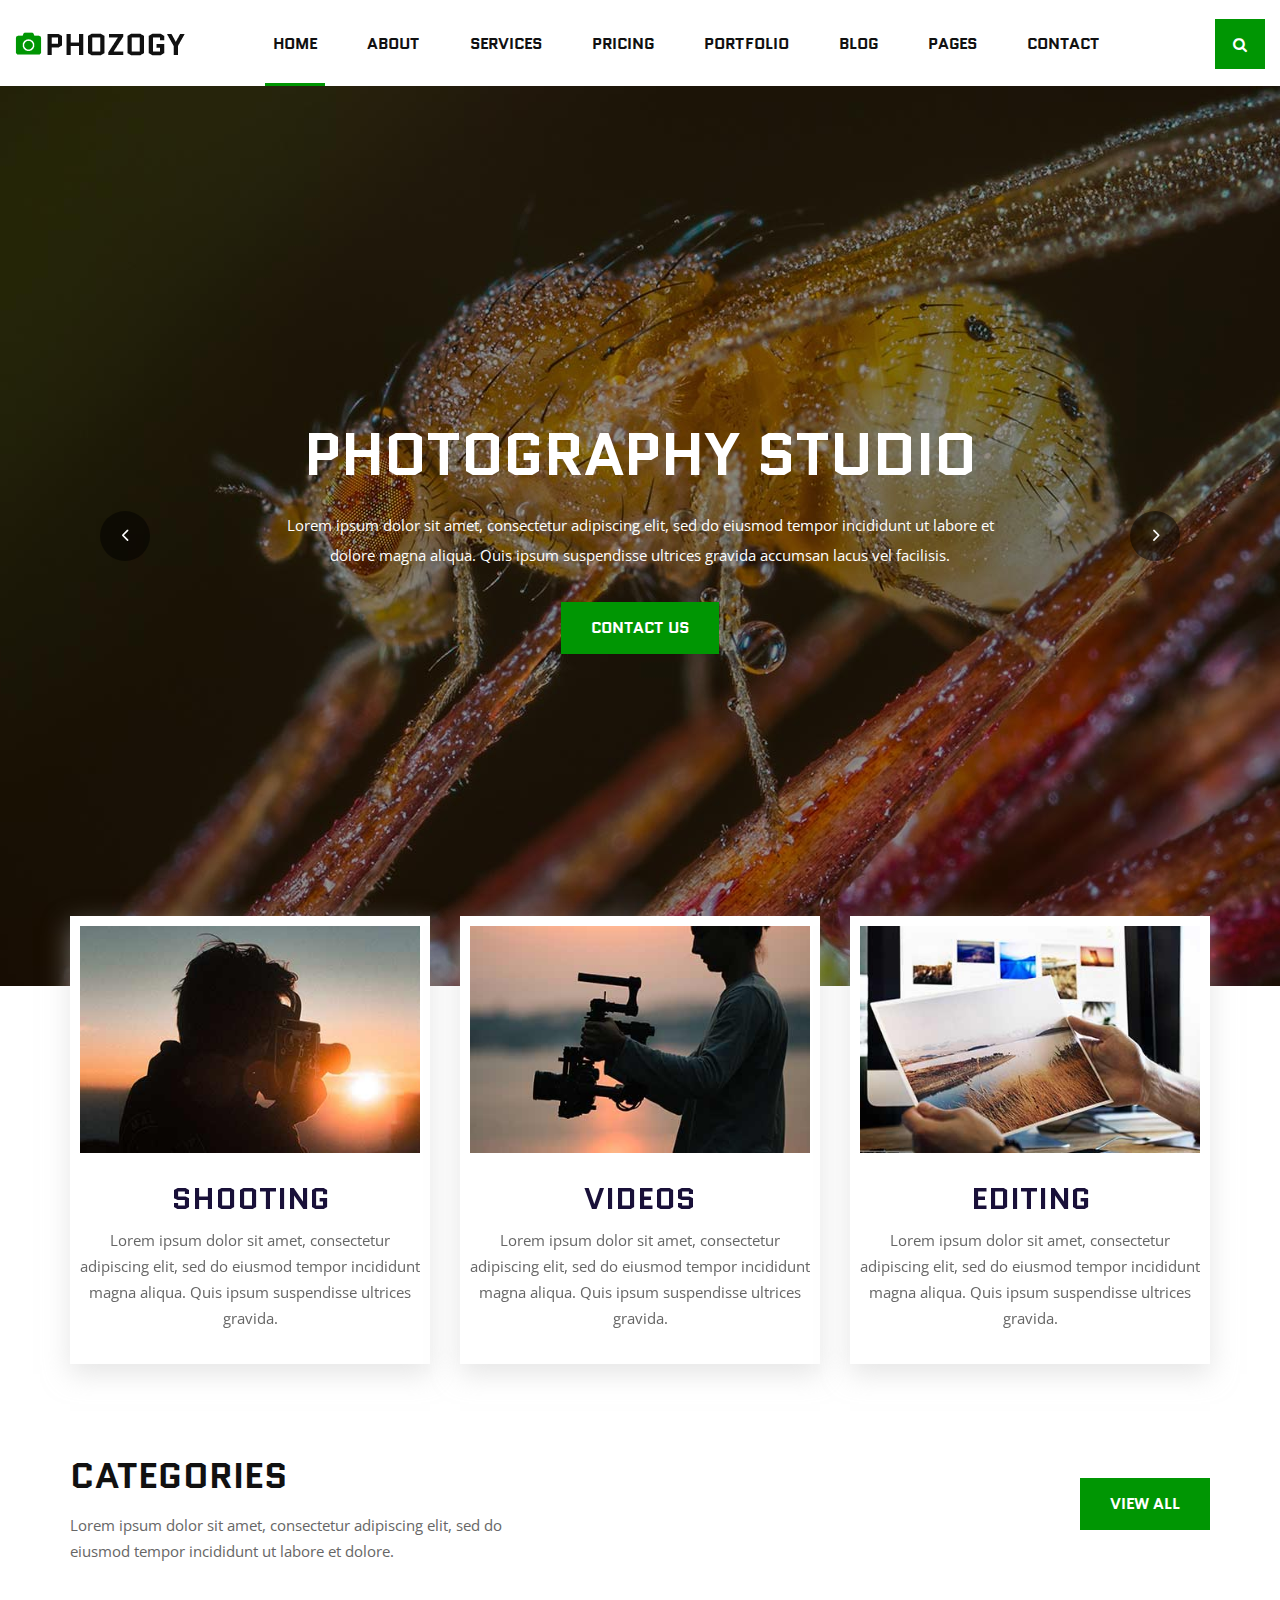
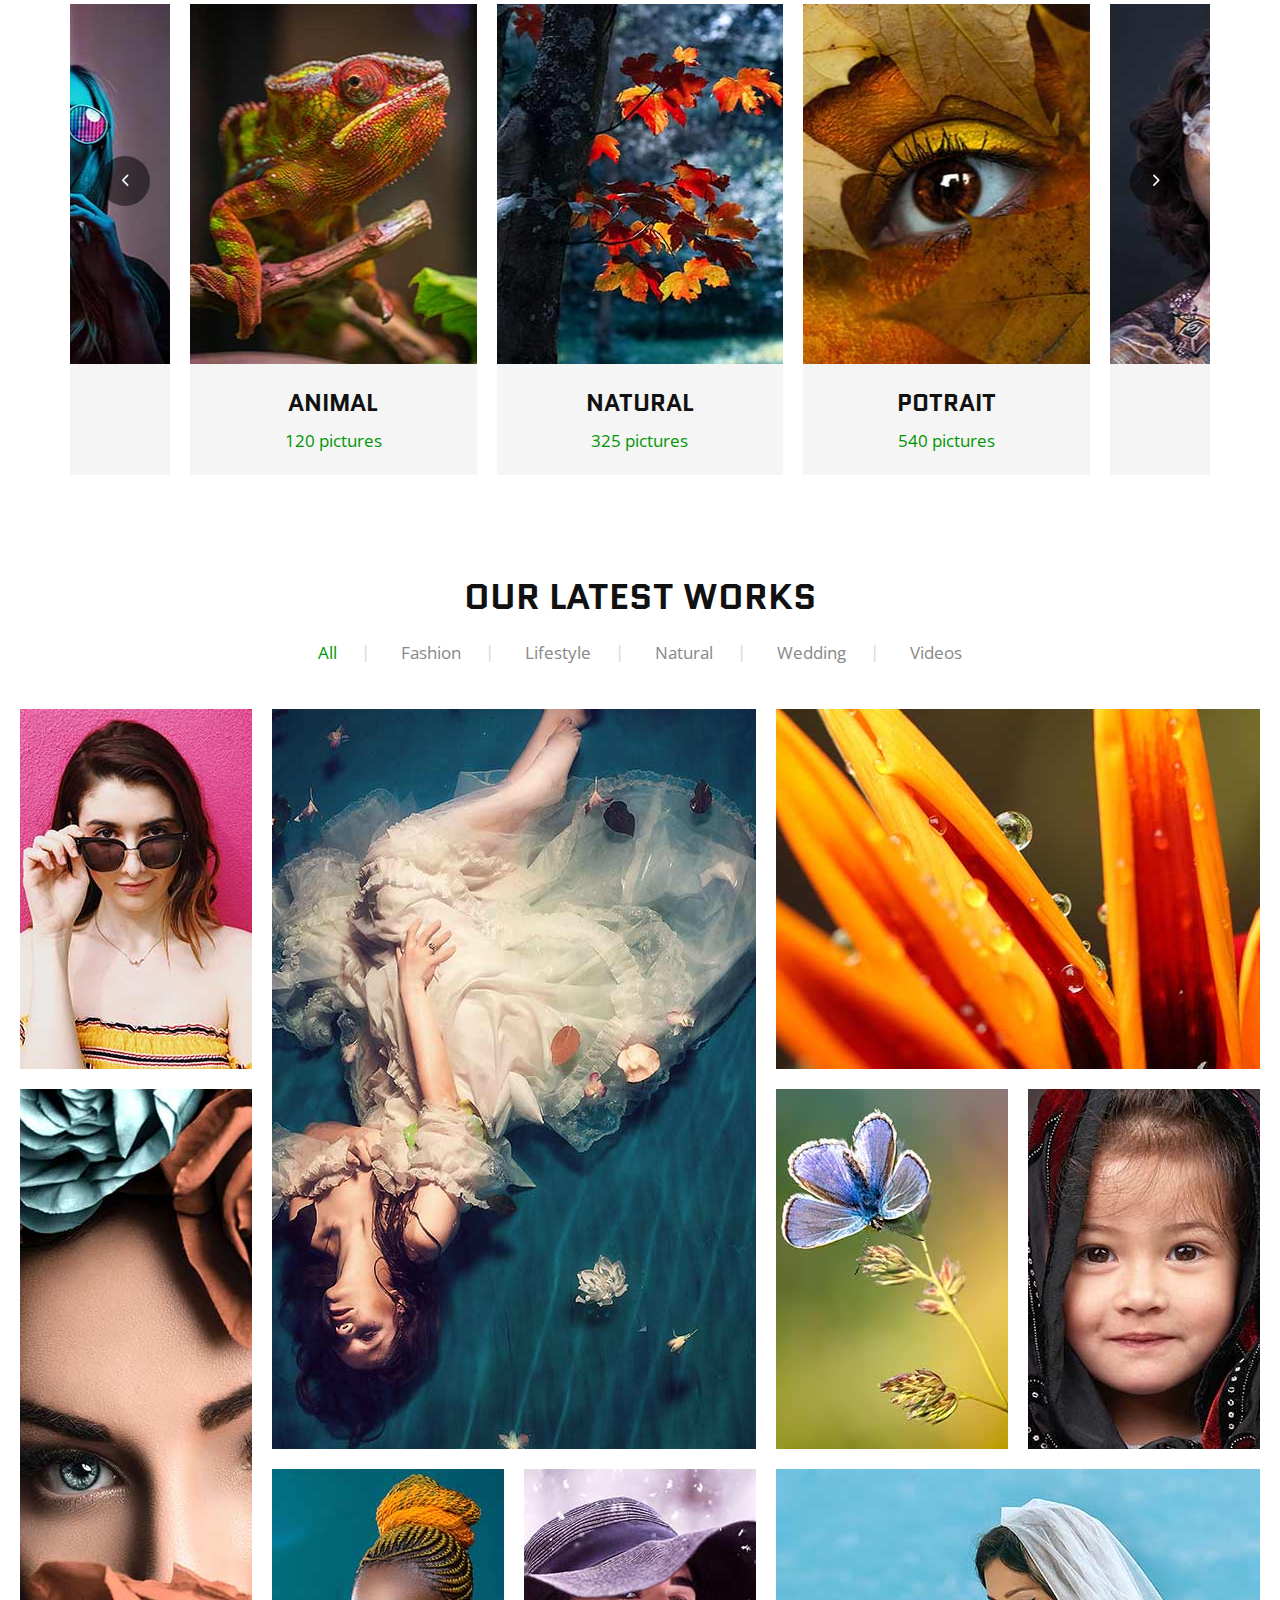
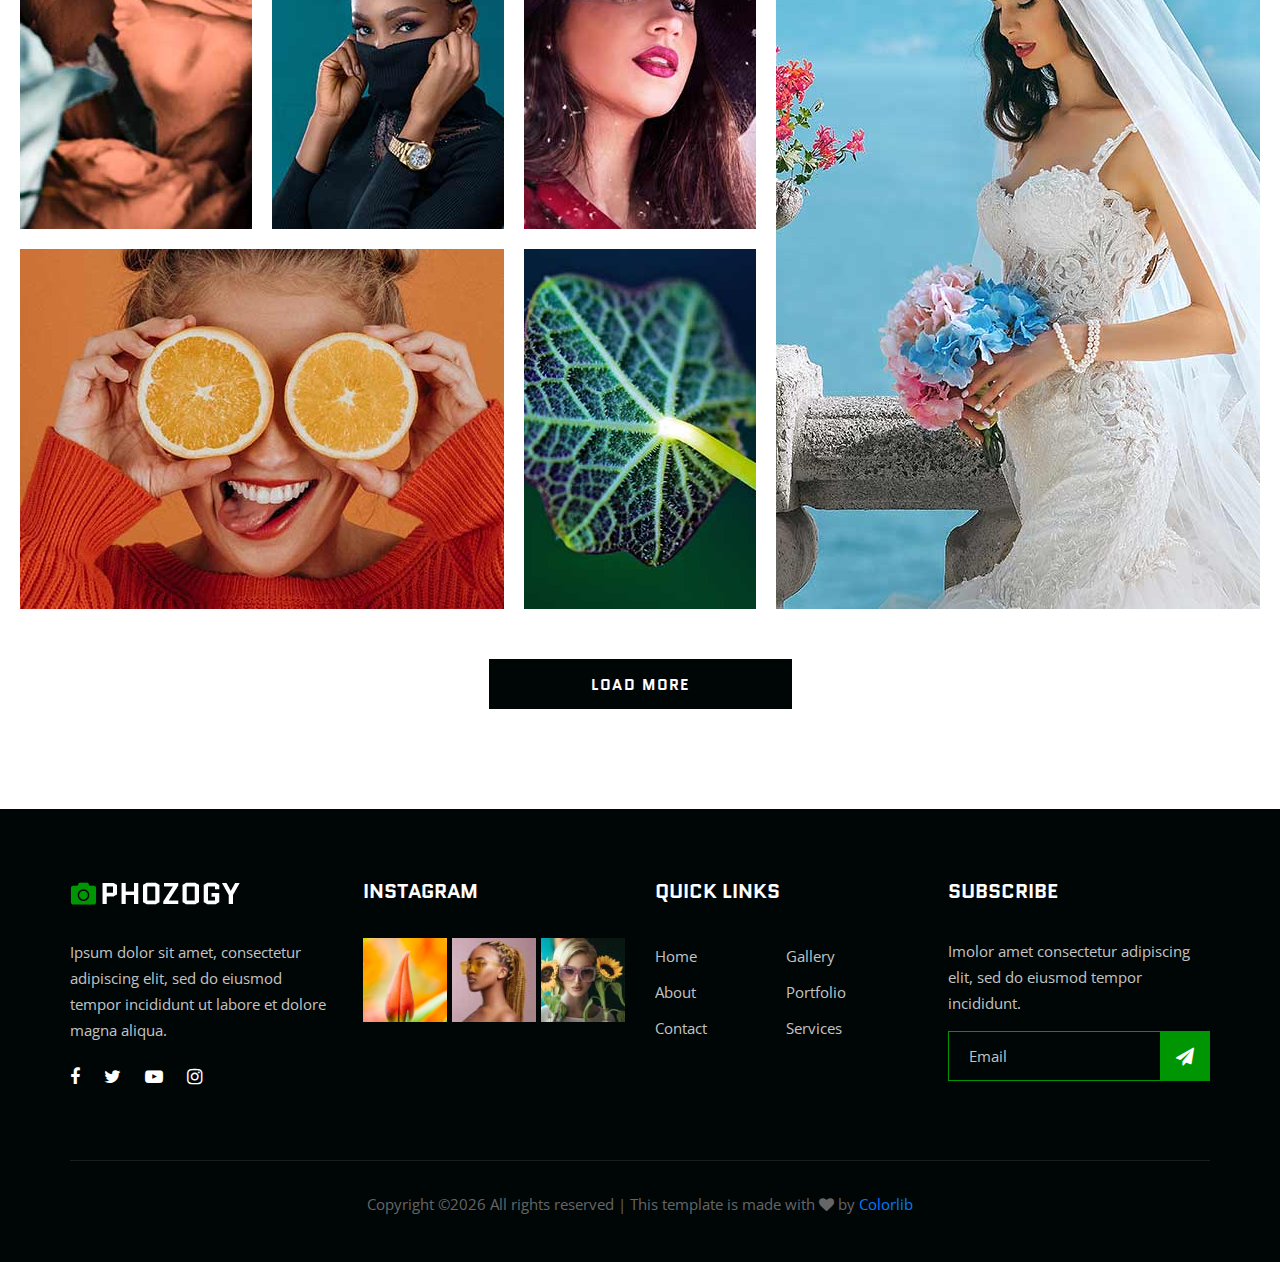
<file: ELSA2020/phozogy/phozogy/index.html>
<!DOCTYPE html>
<html lang="zxx">

<head>
    <meta charset="UTF-8">
    <meta name="description" content="Phozogy Template">
    <meta name="keywords" content="Phozogy, unica, creative, html">
    <meta name="viewport" content="width=device-width, initial-scale=1.0">
    <meta http-equiv="X-UA-Compatible" content="ie=edge">
    <title>Phozogy | Template</title>

    <!-- Google Font -->
    <link href="https://fonts.googleapis.com/css?family=Quantico:400,700&display=swap" rel="stylesheet">
    <link href="https://fonts.googleapis.com/css?family=Open+Sans:400,600,700&display=swap" rel="stylesheet">

    <!-- Css Styles -->
    <link rel="stylesheet" href="css/bootstrap.min.css" type="text/css">
    <link rel="stylesheet" href="css/font-awesome.min.css" type="text/css">
    <link rel="stylesheet" href="css/elegant-icons.css" type="text/css">
    <link rel="stylesheet" href="css/owl.carousel.min.css" type="text/css">
    <link rel="stylesheet" href="css/magnific-popup.css" type="text/css">
    <link rel="stylesheet" href="css/slicknav.min.css" type="text/css">
    <link rel="stylesheet" href="css/style.css" type="text/css">
</head>

<body>
    <!-- Page Preloder -->
    <div id="preloder">
        <div class="loader"></div>
    </div>

    <!-- Header Section Begin -->
    <header class="header-section">
        <div class="container-fluid">
            <div class="row">
                <div class="col-lg-12">
                    <div class="logo">
                        <a href="./index.html">
                            <img src="img/logo.png" alt="">
                        </a>
                    </div>
                    <nav class="nav-menu mobile-menu">
                        <ul>
                            <li class="active"><a href="./index.html">Home</a></li>
                            <li><a href="./about.html">About</a></li>
                            <li><a href="./services.html">Services</a></li>
                            <li><a href="./pricing.html">Pricing</a></li>
                            <li><a href="./portfolio.html">Portfolio</a></li>
                            <li><a href="./blog.html">Blog</a></li>
                            <li><a href="#">Pages</a>
                                <ul class="dropdown">
                                    <li><a href="./gallery.html">Gallery</a></li>
                                    <li><a href="./portfolio-details.html">Portfolio Details</a></li>
                                    <li><a href="./blog-details.html">Blog Details</a></li>
                                </ul>
                            </li>
                            <li><a href="./contact.html">Contact</a></li>
                        </ul>
                    </nav>
                    <div class="top-search search-switch">
                        <i class="fa fa-search"></i>
                    </div>
                    <div id="mobile-menu-wrap"></div>
                </div>
            </div>
        </div>
    </header>
    <!-- Header End -->

    <!-- Hero Section Begin -->
    <section class="hero-section">
        <div class="hs-slider owl-carousel">
            <div class="hs-item set-bg" data-setbg="img/hero/hero-1.jpg">
                <div class="container">
                    <div class="row">
                        <div class="col-lg-12">
                            <div class="hs-text">
                                <h2>Photography Studio</h2>
                                <p>Lorem ipsum dolor sit amet, consectetur adipiscing elit, sed do eiusmod tempor
                                    incididunt ut labore et<br /> dolore magna aliqua. Quis ipsum suspendisse ultrices
                                    gravida accumsan lacus vel facilisis.</p>
                                <a href="#" class="primary-btn">Contact us</a>
                            </div>
                        </div>
                    </div>
                </div>
            </div>
            <div class="hs-item set-bg" data-setbg="img/hero/hero-2.jpg">
                <div class="container">
                    <div class="row">
                        <div class="col-lg-12">
                            <div class="hs-text">
                                <h2>Photography Studio</h2>
                                <p>Lorem ipsum dolor sit amet, consectetur adipiscing elit, sed do eiusmod tempor
                                    incididunt ut labore et<br /> dolore magna aliqua. Quis ipsum suspendisse ultrices
                                    gravida accumsan lacus vel facilisis.</p>
                                <a href="#" class="primary-btn">Contact us</a>
                            </div>
                        </div>
                    </div>
                </div>
            </div>
        </div>
    </section>
    <!-- Hero Section End -->

    <!-- Services Section Begin -->
    <section class="services-section spad">
        <div class="container">
            <div class="row">
                <div class="col-lg-4 col-md-6 col-sm-6">
                    <div class="services-item">
                        <img src="img/services/service-1.jpg" alt="">
                        <h3>Shooting</h3>
                        <p>Lorem ipsum dolor sit amet, consectetur adipiscing elit, sed do eiusmod tempor incididunt
                            magna aliqua. Quis ipsum suspendisse ultrices gravida.</p>
                    </div>
                </div>
                <div class="col-lg-4 col-md-6 col-sm-6">
                    <div class="services-item">
                        <img src="img/services/service-2.jpg" alt="">
                        <h3>Videos</h3>
                        <p>Lorem ipsum dolor sit amet, consectetur adipiscing elit, sed do eiusmod tempor incididunt
                            magna aliqua. Quis ipsum suspendisse ultrices gravida.</p>
                    </div>
                </div>
                <div class="col-lg-4 col-md-6 col-sm-6">
                    <div class="services-item">
                        <img src="img/services/service-3.jpg" alt="">
                        <h3>Editing</h3>
                        <p>Lorem ipsum dolor sit amet, consectetur adipiscing elit, sed do eiusmod tempor incididunt
                            magna aliqua. Quis ipsum suspendisse ultrices gravida.</p>
                    </div>
                </div>
            </div>
        </div>
    </section>
    <!-- Services Section End -->

    <!-- Categories Section Begin -->
    <section class="categories-section">
        <div class="container">
            <div class="row">
                <div class="col-lg-6 col-md-6">
                    <div class="section-title">
                        <h2>Categories</h2>
                        <p>Lorem ipsum dolor sit amet, consectetur adipiscing elit, sed do<br /> eiusmod tempor
                            incididunt ut labore et dolore.</p>
                    </div>
                </div>
                <div class="col-lg-6 col-md-6">
                    <div class="right-btn"><a href="#" class="primary-btn">VIew all</a></div>
                </div>
            </div>
            <div class="categories-slider owl-carousel">
                <div class="cs-item">
                    <div class="cs-pic set-bg" data-setbg="img/categories/cat-1.jpg"></div>
                    <div class="cs-text">
                        <h4>Animal</h4>
                        <span>120 pictures</span>
                    </div>
                </div>
                <div class="cs-item">
                    <div class="cs-pic set-bg" data-setbg="img/categories/cat-2.jpg"></div>
                    <div class="cs-text">
                        <h4>Natural</h4>
                        <span>325 pictures</span>
                    </div>
                </div>
                <div class="cs-item">
                    <div class="cs-pic set-bg" data-setbg="img/categories/cat-3.jpg"></div>
                    <div class="cs-text">
                        <h4>Potrait</h4>
                        <span>540 pictures</span>
                    </div>
                </div>
                <div class="cs-item">
                    <div class="cs-pic set-bg" data-setbg="img/categories/cat-4.jpg"></div>
                    <div class="cs-text">
                        <h4>Animal</h4>
                        <span>120 pictures</span>
                    </div>
                </div>
                <div class="cs-item">
                    <div class="cs-pic set-bg" data-setbg="img/categories/cat-5.jpg"></div>
                    <div class="cs-text">
                        <h4>Animal</h4>
                        <span>120 pictures</span>
                    </div>
                </div>
            </div>
        </div>
    </section>
    <!-- Categories Section End -->

    <!-- Portfolio Section Begin -->
    <section class="portfolio-section spad">
        <div class="container">
            <div class="row">
                <div class="col-lg-12">
                    <div class="section-title">
                        <h2>Our latest works</h2>
                    </div>
                    <div class="filter-controls">
                        <ul>
                            <li class="active" data-filter="*">All</li>
                            <li data-filter=".fashion">Fashion</li>
                            <li data-filter=".lifestyle">Lifestyle</li>
                            <li data-filter=".natural">Natural</li>
                            <li data-filter=".wedding">Wedding</li>
                            <li data-filter=".videos">Videos</li>
                        </ul>
                    </div>
                </div>
            </div>
        </div>
        <div class="container-fluid">
            <div class="row">
                <div class="col-lg-12 p-0">
                    <div class="portfolio-filter">
                        <div class="pf-item set-bg fashion" data-setbg="img/portfolio/pf-1.jpg">
                            <a href="img/portfolio/pf-1.jpg" class="pf-icon image-popup"><span class="icon_plus"></span></a>
                            <div class="pf-text">
                                <h4>COLORS SPEAK</h4>
                                <span>Fashion</span>
                            </div>
                        </div>
                        <div class="pf-item large-width large-height set-bg lifestyle"
                            data-setbg="img/portfolio/pf-2.jpg">
                            <a href="img/portfolio/pf-2.jpg" class="pf-icon image-popup"><span class="icon_plus"></span></a>
                            <div class="pf-text">
                                <h4>COLORS SPEAK</h4>
                                <span>Fashion</span>
                            </div>
                        </div>
                        <div class="pf-item large-width set-bg natural" data-setbg="img/portfolio/pf-3.jpg">
                            <a href="img/portfolio/pf-3.jpg" class="pf-icon image-popup"><span class="icon_plus"></span></a>
                            <div class="pf-text">
                                <h4>COLORS SPEAK</h4>
                                <span>Fashion</span>
                            </div>
                        </div>
                        <div class="pf-item large-height set-bg wedding" data-setbg="img/portfolio/pf-4.jpg">
                            <a href="img/portfolio/pf-4.jpg" class="pf-icon image-popup"><span class="icon_plus"></span></a>
                            <div class="pf-text">
                                <h4>COLORS SPEAK</h4>
                                <span>Fashion</span>
                            </div>
                        </div>
                        <div class="pf-item set-bg lifestyle" data-setbg="img/portfolio/pf-7.jpg">
                            <a href="img/portfolio/pf-7.jpg" class="pf-icon image-popup"><span class="icon_plus"></span></a>
                            <div class="pf-text">
                                <h4>COLORS SPEAK</h4>
                                <span>Fashion</span>
                            </div>
                        </div>
                        <div class="pf-item set-bg natural" data-setbg="img/portfolio/pf-8.jpg">
                            <a href="img/portfolio/pf-8.jpg" class="pf-icon image-popup"><span class="icon_plus"></span></a>
                            <div class="pf-text">
                                <h4>COLORS SPEAK</h4>
                                <span>Fashion</span>
                            </div>
                        </div>
                        <div class="pf-item set-bg videos" data-setbg="img/portfolio/pf-5.jpg">
                            <a href="img/portfolio/pf-5.jpg" class="pf-icon image-popup"><span class="icon_plus"></span></a>
                            <div class="pf-text">
                                <h4>COLORS SPEAK</h4>
                                <span>Fashion</span>
                            </div>
                        </div>
                        <div class="pf-item set-bg fashion" data-setbg="img/portfolio/pf-6.jpg">
                            <a href="img/portfolio/pf-6.jpg" class="pf-icon image-popup"><span class="icon_plus"></span></a>
                            <div class="pf-text">
                                <h4>COLORS SPEAK</h4>
                                <span>Fashion</span>
                            </div>
                        </div>
                        <div class="pf-item large-width set-bg videos" data-setbg="img/portfolio/pf-10.jpg">
                            <a href="img/portfolio/pf-10.jpg" class="pf-icon image-popup"><span class="icon_plus"></span></a>
                            <div class="pf-text">
                                <h4>COLORS SPEAK</h4>
                                <span>Fashion</span>
                            </div>
                        </div>
                        <div class="pf-item set-bg fashion" data-setbg="img/portfolio/pf-11.jpg">
                            <a href="img/portfolio/pf-11.jpg" class="pf-icon image-popup"><span class="icon_plus"></span></a>
                            <div class="pf-text">
                                <h4>COLORS SPEAK</h4>
                                <span>Fashion</span>
                            </div>
                        </div>
                        <div class="pf-item large-width large-height set-bg wedding"
                            data-setbg="img/portfolio/pf-9.jpg">
                            <a href="img/portfolio/pf-9.jpg" class="pf-icon image-popup"><span class="icon_plus"></span></a>
                            <div class="pf-text">
                                <h4>COLORS SPEAK</h4>
                                <span>Fashion</span>
                            </div>
                        </div>
                    </div>
                </div>
            </div>
        </div>
        <div class="load-more-btn">
            <a href="#">Load More</a>
        </div>
    </section>
    <!-- Portfolio Section End -->

    <!-- Footer Section Begin -->
    <footer class="footer-section">
        <div class="container">
            <div class="row">
                <div class="col-lg-3 col-md-6 col-sm-6">
                    <div class="fs-about">
                        <div class="fa-logo">
                            <a href="#">
                                <img src="img/f-logo.png" alt="">
                            </a>
                        </div>
                        <p>Ipsum dolor sit amet, consectetur adipiscing elit, sed do eiusmod tempor incididunt ut labore
                            et dolore magna aliqua.</p>
                        <div class="fa-social">
                            <a href="#"><i class="fa fa-facebook"></i></a>
                            <a href="#"><i class="fa fa-twitter"></i></a>
                            <a href="#"><i class="fa fa-youtube-play"></i></a>
                            <a href="#"><i class="fa fa-instagram"></i></a>
                        </div>
                    </div>
                </div>
                <div class="col-lg-3 col-md-6 col-sm-6">
                    <div class="fs-widget">
                        <h5>Instagram</h5>
                        <div class="fw-instagram">
                            <img src="img/instagram/insta-1.jpg" alt="">
                            <img src="img/instagram/insta-2.jpg" alt="">
                            <img src="img/instagram/insta-3.jpg" alt="">
                        </div>
                    </div>
                </div>
                <div class="col-lg-3 col-md-6 col-sm-6">
                    <div class="fs-widget">
                        <h5>Quick links</h5>
                        <ul>
                            <li><a href="#">Home</a></li>
                            <li><a href="#">About</a></li>
                            <li><a href="#">Contact</a></li>
                        </ul>
                        <ul>
                            <li><a href="#">Gallery</a></li>
                            <li><a href="#">Portfolio</a></li>
                            <li><a href="#">Services</a></li>
                        </ul>
                    </div>
                </div>
                <div class="col-lg-3 col-md-6 col-sm-6">
                    <div class="fs-widget">
                        <h5>Subscribe</h5>
                        <p>Imolor amet consectetur adipiscing elit, sed do eiusmod tempor incididunt.</p>
                        <div class="fw-subscribe">
                            <form action="#">
                                <input type="text" placeholder="Email">
                                <button type="submit"><i class="fa fa-send"></i></button>
                            </form>
                        </div>
                    </div>
                </div>
                <div class="col-lg-12">
                    <div class="copyright-text">
                        <p><!-- Link back to Colorlib can't be removed. Template is licensed under CC BY 3.0. -->
  Copyright &copy;<script>document.write(new Date().getFullYear());</script> All rights reserved | This template is made with <i class="fa fa-heart" aria-hidden="true"></i> by <a href="https://colorlib.com" target="_blank">Colorlib</a>
  <!-- Link back to Colorlib can't be removed. Template is licensed under CC BY 3.0. --></p>
                    </div>
                </div>
            </div>
        </div>
    </footer>
    <!-- Footer Section End -->

    <!-- Search model Begin -->
    <div class="search-model">
        <div class="h-100 d-flex align-items-center justify-content-center">
            <div class="search-close-switch">+</div>
            <form class="search-model-form">
                <input type="text" id="search-input" placeholder="Search here.....">
            </form>
        </div>
    </div>
    <!-- Search model end -->

    <!-- Js Plugins -->
    <script src="js/jquery-3.3.1.min.js"></script>
    <script src="js/bootstrap.min.js"></script>
    <script src="js/jquery.magnific-popup.min.js"></script>
    <script src="js/isotope.pkgd.min.js"></script>
    <script src="js/masonry.pkgd.min.js"></script>
    <script src="js/jquery.slicknav.js"></script>
    <script src="js/owl.carousel.min.js"></script>
    <script src="js/main.js"></script>
</body>

</html>
</file>
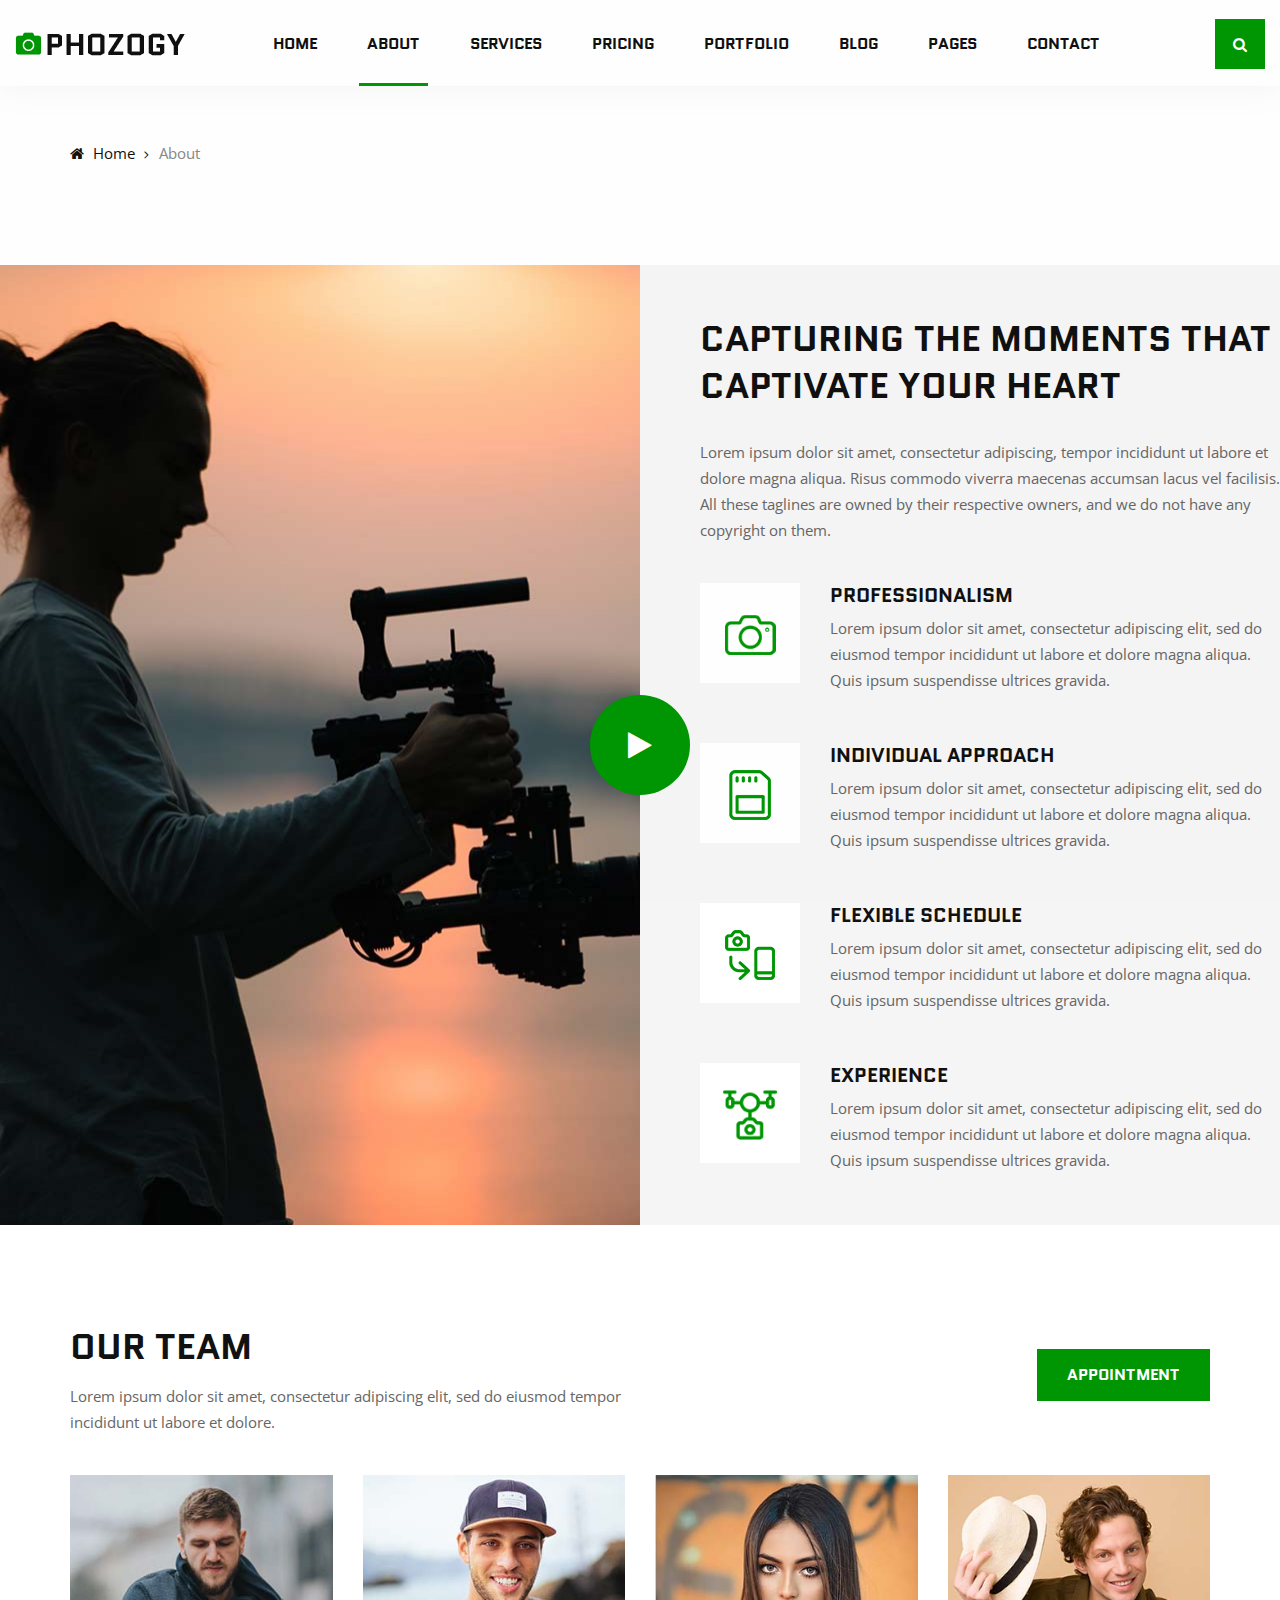
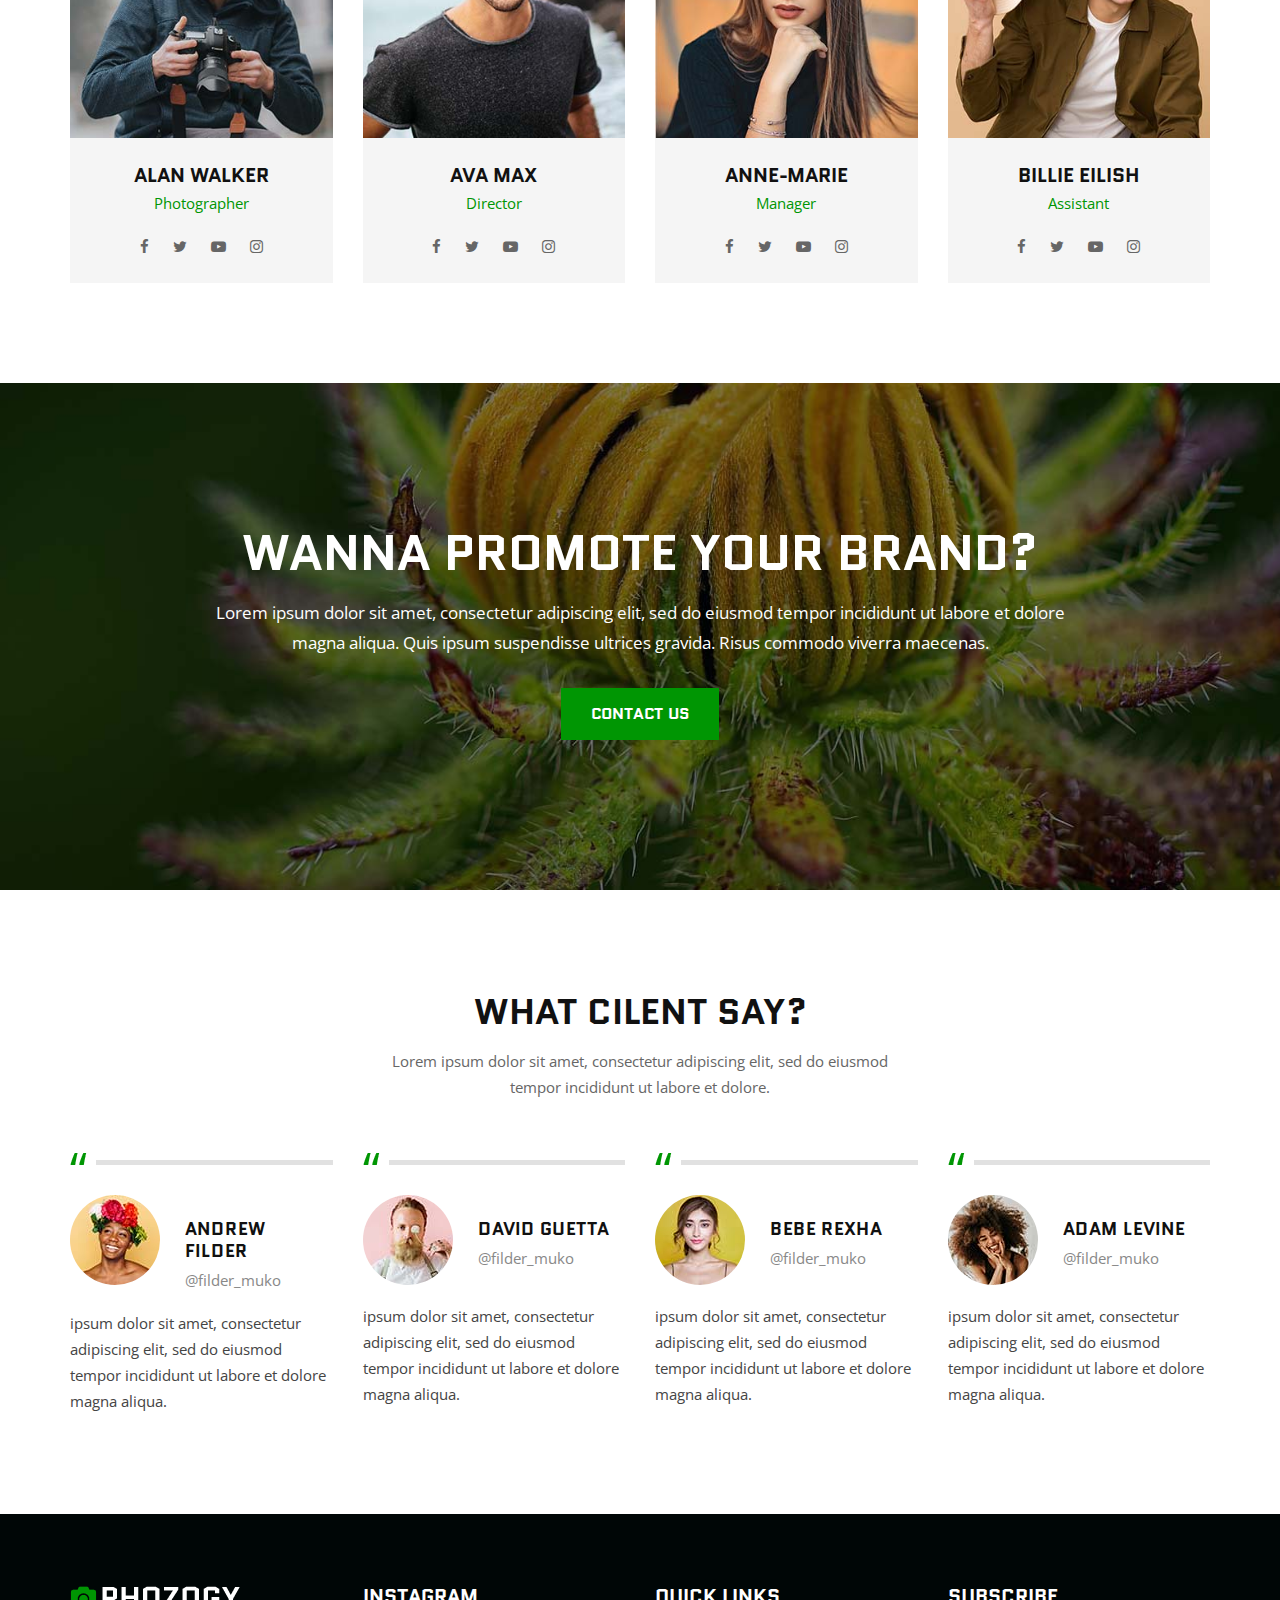
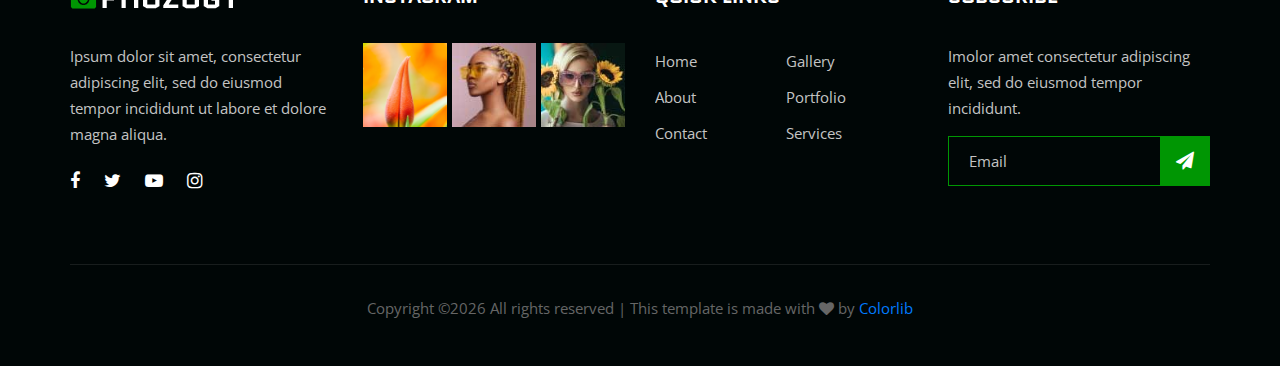
<file: ELSA2020/phozogy/phozogy/about.html>
<!DOCTYPE html>
<html lang="zxx">

<head>
    <meta charset="UTF-8">
    <meta name="description" content="Phozogy Template">
    <meta name="keywords" content="Phozogy, unica, creative, html">
    <meta name="viewport" content="width=device-width, initial-scale=1.0">
    <meta http-equiv="X-UA-Compatible" content="ie=edge">
    <title>Phozogy | Template</title>

    <!-- Google Font -->
    <link href="https://fonts.googleapis.com/css?family=Quantico:400,700&display=swap" rel="stylesheet">
    <link href="https://fonts.googleapis.com/css?family=Open+Sans:400,600,700&display=swap" rel="stylesheet">

    <!-- Css Styles -->
    <link rel="stylesheet" href="css/bootstrap.min.css" type="text/css">
    <link rel="stylesheet" href="css/font-awesome.min.css" type="text/css">
    <link rel="stylesheet" href="css/elegant-icons.css" type="text/css">
    <link rel="stylesheet" href="css/owl.carousel.min.css" type="text/css">
    <link rel="stylesheet" href="css/magnific-popup.css" type="text/css">
    <link rel="stylesheet" href="css/slicknav.min.css" type="text/css">
    <link rel="stylesheet" href="css/style.css" type="text/css">
</head>

<body>
    <!-- Page Preloder -->
    <div id="preloder">
        <div class="loader"></div>
    </div>

    <!-- Header Section Begin -->
    <header class="header-section header-normal">
        <div class="container-fluid">
            <div class="row">
                <div class="col-lg-12">
                    <div class="logo">
                        <a href="./index.html">
                            <img src="img/logo.png" alt="">
                        </a>
                    </div>
                    <nav class="nav-menu mobile-menu">
                        <ul>
                            <li><a href="./index.html">Home</a></li>
                            <li class="active"><a href="./about.html">About</a></li>
                            <li><a href="./services.html">Services</a></li>
                            <li><a href="./pricing.html">Pricing</a></li>
                            <li><a href="./portfolio.html">Portfolio</a></li>
                            <li><a href="./blog.html">Blog</a></li>
                            <li><a href="#">Pages</a>
                                <ul class="dropdown">
                                    <li><a href="./gallery.html">Gallery</a></li>
                                    <li><a href="./portfolio-details.html">Portfolio Details</a></li>
                                    <li><a href="./blog-details.html">Blog Details</a></li>
                                </ul>
                            </li>
                            <li><a href="./contact.html">Contact</a></li>
                        </ul>
                    </nav>
                    <div class="top-search search-switch">
                        <i class="fa fa-search"></i>
                    </div>
                    <div id="mobile-menu-wrap"></div>
                </div>
            </div>
        </div>
    </header>
    <!-- Header End -->

    <!-- Breadcrumb Begin -->
    <div class="breadcrumb-option spad">
        <div class="container">
            <div class="row">
                <div class="col-lg-12">
                    <div class="bo-links">
                        <a href="./index.html"><i class="fa fa-home"></i> Home</a>
                        <span>About</span>
                    </div>
                </div>
            </div>
        </div>
    </div>
    <!-- Breadcrumb End -->

    <!-- About Section Begin -->
    <section class="about-section">
        <div class="container-fluid">
            <div class="row">
                <div class="col-lg-6 p-0">
                    <div class="about-pic set-bg" data-setbg="img/about/about-pic.jpg">
                        <a href="https://www.youtube.com/watch?v=hxADTEJalRw&list=WL&index=49&t=0s" class="play-btn video-popup"><i class="fa fa-play"></i></a>
                    </div>
                </div>
                <div class="col-lg-6 p-0">
                    <div class="about-text">
                        <div class="section-title">
                            <h2>Capturing the moments that captivate your heart</h2>
                            <p>Lorem ipsum dolor sit amet, consectetur adipiscing, tempor incididunt ut labore et dolore
                                magna aliqua. Risus commodo viverra maecenas accumsan lacus vel facilisis. All these
                                taglines are owned by their respective owners, and we do not have any copyright on them.
                            </p>
                        </div>
                        <div class="at-list">
                            <div class="al-item">
                                <div class="al-pic">
                                    <img src="img/about/list-1.png" alt="">
                                </div>
                                <div class="al-text">
                                    <h5>Professionalism</h5>
                                    <p>Lorem ipsum dolor sit amet, consectetur adipiscing elit, sed do eiusmod tempor
                                        incididunt ut labore et dolore magna aliqua. Quis ipsum suspendisse ultrices
                                        gravida.</p>
                                </div>
                            </div>
                            <div class="al-item">
                                <div class="al-pic">
                                    <img src="img/about/list-2.png" alt="">
                                </div>
                                <div class="al-text">
                                    <h5>Individual approach</h5>
                                    <p>Lorem ipsum dolor sit amet, consectetur adipiscing elit, sed do eiusmod tempor
                                        incididunt ut labore et dolore magna aliqua. Quis ipsum suspendisse ultrices
                                        gravida.</p>
                                </div>
                            </div>
                            <div class="al-item">
                                <div class="al-pic">
                                    <img src="img/about/list-3.png" alt="">
                                </div>
                                <div class="al-text">
                                    <h5>Flexible Schedule</h5>
                                    <p>Lorem ipsum dolor sit amet, consectetur adipiscing elit, sed do eiusmod tempor
                                        incididunt ut labore et dolore magna aliqua. Quis ipsum suspendisse ultrices
                                        gravida.</p>
                                </div>
                            </div>
                            <div class="al-item">
                                <div class="al-pic">
                                    <img src="img/about/list-4.png" alt="">
                                </div>
                                <div class="al-text">
                                    <h5>Experience</h5>
                                    <p>Lorem ipsum dolor sit amet, consectetur adipiscing elit, sed do eiusmod tempor
                                        incididunt ut labore et dolore magna aliqua. Quis ipsum suspendisse ultrices
                                        gravida.</p>
                                </div>
                            </div>
                        </div>
                    </div>
                </div>
            </div>
        </div>
    </section>
    <!-- About Section End -->

    <!-- Team Section Begin -->
    <section class="team-section spad">
        <div class="container">
            <div class="row">
                <div class="col-lg-6 col-md-6">
                    <div class="section-title">
                        <h2>Our team</h2>
                        <p>Lorem ipsum dolor sit amet, consectetur adipiscing elit, sed do eiusmod tempor incididunt ut
                            labore et dolore.</p>
                    </div>
                </div>
                <div class="col-lg-6 col-md-6">
                    <div class="right-btn">
                        <a href="#" class="primary-btn">Appointment</a>
                    </div>
                </div>
            </div>
            <div class="row">
                <div class="col-lg-3 col-md-6 col-sm-6">
                    <div class="team-item">
                        <img src="img/team/team-1.jpg" alt="">
                        <div class="ti-text">
                            <h5>Alan walker</h5>
                            <span>Photographer</span>
                            <div class="ti-social">
                                <a href="#"><i class="fa fa-facebook"></i></a>
                                <a href="#"><i class="fa fa-twitter"></i></a>
                                <a href="#"><i class="fa fa-youtube-play"></i></a>
                                <a href="#"><i class="fa fa-instagram"></i></a>
                            </div>
                        </div>
                    </div>
                </div>
                <div class="col-lg-3 col-md-6 col-sm-6">
                    <div class="team-item">
                        <img src="img/team/team-2.jpg" alt="">
                        <div class="ti-text">
                            <h5>Ava Max</h5>
                            <span>Director</span>
                            <div class="ti-social">
                                <a href="#"><i class="fa fa-facebook"></i></a>
                                <a href="#"><i class="fa fa-twitter"></i></a>
                                <a href="#"><i class="fa fa-youtube-play"></i></a>
                                <a href="#"><i class="fa fa-instagram"></i></a>
                            </div>
                        </div>
                    </div>
                </div>
                <div class="col-lg-3 col-md-6 col-sm-6">
                    <div class="team-item">
                        <img src="img/team/team-3.jpg" alt="">
                        <div class="ti-text">
                            <h5>Anne-Marie</h5>
                            <span>Manager</span>
                            <div class="ti-social">
                                <a href="#"><i class="fa fa-facebook"></i></a>
                                <a href="#"><i class="fa fa-twitter"></i></a>
                                <a href="#"><i class="fa fa-youtube-play"></i></a>
                                <a href="#"><i class="fa fa-instagram"></i></a>
                            </div>
                        </div>
                    </div>
                </div>
                <div class="col-lg-3 col-md-6 col-sm-6">
                    <div class="team-item">
                        <img src="img/team/team-4.jpg" alt="">
                        <div class="ti-text">
                            <h5>Billie Eilish</h5>
                            <span>Assistant</span>
                            <div class="ti-social">
                                <a href="#"><i class="fa fa-facebook"></i></a>
                                <a href="#"><i class="fa fa-twitter"></i></a>
                                <a href="#"><i class="fa fa-youtube-play"></i></a>
                                <a href="#"><i class="fa fa-instagram"></i></a>
                            </div>
                        </div>
                    </div>
                </div>
            </div>
        </div>
    </section>
    <!-- Team Section End -->

    <!-- Cta Section Begin -->
    <section class="cta-section spad set-bg" data-setbg="img/cta-bg.jpg">
        <div class="container">
            <div class="row">
                <div class="col-lg-12">
                    <div class="cta-text">
                        <h2>Wanna promote your brand?</h2>
                        <p>Lorem ipsum dolor sit amet, consectetur adipiscing elit, sed do eiusmod tempor incididunt ut
                            labore et dolore<br /> magna aliqua. Quis ipsum suspendisse ultrices gravida. Risus commodo
                            viverra maecenas.</p>
                        <a href="#" class="primary-btn">Contact us</a>
                    </div>
                </div>
            </div>
        </div>
    </section>
    <!-- Cta Section End -->

    <!-- Testimoial Section Begin -->
    <section class="testimonial-section spad">
        <div class="container">
            <div class="row">
                <div class="col-lg-12">
                    <div class="section-title">
                        <h2>What cilent say?</h2>
                        <p>Lorem ipsum dolor sit amet, consectetur adipiscing elit, sed do eiusmod<br /> tempor
                            incididunt ut labore et dolore.</p>
                    </div>
                </div>
            </div>
            <div class="row">
                <div class="col-lg-3 col-md-6 col-sm-6">
                    <div class="testimonial-item">
                        <div class="ti-author">
                            <div class="ta-pic">
                                <img src="img/testimonial/ta-1.jpg" alt="">
                            </div>
                            <div class="ta-text">
                                <h5>ANDREW FILDER</h5>
                                <span>@filder_muko</span>
                            </div>
                        </div>
                        <p>ipsum dolor sit amet, consectetur adipiscing elit, sed do eiusmod tempor incididunt ut labore
                            et dolore magna aliqua.</p>
                    </div>
                </div>
                <div class="col-lg-3 col-md-6 col-sm-6">
                    <div class="testimonial-item">
                        <div class="ti-author">
                            <div class="ta-pic">
                                <img src="img/testimonial/ta-2.jpg" alt="">
                            </div>
                            <div class="ta-text">
                                <h5>David Guetta</h5>
                                <span>@filder_muko</span>
                            </div>
                        </div>
                        <p>ipsum dolor sit amet, consectetur adipiscing elit, sed do eiusmod tempor incididunt ut labore
                            et dolore magna aliqua.</p>
                    </div>
                </div>
                <div class="col-lg-3 col-md-6 col-sm-6">
                    <div class="testimonial-item">
                        <div class="ti-author">
                            <div class="ta-pic">
                                <img src="img/testimonial/ta-3.jpg" alt="">
                            </div>
                            <div class="ta-text">
                                <h5>Bebe Rexha</h5>
                                <span>@filder_muko</span>
                            </div>
                        </div>
                        <p>ipsum dolor sit amet, consectetur adipiscing elit, sed do eiusmod tempor incididunt ut labore
                            et dolore magna aliqua.</p>
                    </div>
                </div>
                <div class="col-lg-3 col-md-6 col-sm-6">
                    <div class="testimonial-item">
                        <div class="ti-author">
                            <div class="ta-pic">
                                <img src="img/testimonial/ta-4.jpg" alt="">
                            </div>
                            <div class="ta-text">
                                <h5>Adam Levine</h5>
                                <span>@filder_muko</span>
                            </div>
                        </div>
                        <p>ipsum dolor sit amet, consectetur adipiscing elit, sed do eiusmod tempor incididunt ut labore
                            et dolore magna aliqua.</p>
                    </div>
                </div>
            </div>
        </div>
    </section>
    <!-- Testimonial Section End -->

    <!-- Footer Section Begin -->
    <footer class="footer-section">
        <div class="container">
            <div class="row">
                <div class="col-lg-3 col-md-6 col-sm-6">
                    <div class="fs-about">
                        <div class="fa-logo">
                            <a href="#">
                                <img src="img/f-logo.png" alt="">
                            </a>
                        </div>
                        <p>Ipsum dolor sit amet, consectetur adipiscing elit, sed do eiusmod tempor incididunt ut labore
                            et dolore magna aliqua.</p>
                        <div class="fa-social">
                            <a href="#"><i class="fa fa-facebook"></i></a>
                            <a href="#"><i class="fa fa-twitter"></i></a>
                            <a href="#"><i class="fa fa-youtube-play"></i></a>
                            <a href="#"><i class="fa fa-instagram"></i></a>
                        </div>
                    </div>
                </div>
                <div class="col-lg-3 col-md-6 col-sm-6">
                    <div class="fs-widget">
                        <h5>Instagram</h5>
                        <div class="fw-instagram">
                            <img src="img/instagram/insta-1.jpg" alt="">
                            <img src="img/instagram/insta-2.jpg" alt="">
                            <img src="img/instagram/insta-3.jpg" alt="">
                        </div>
                    </div>
                </div>
                <div class="col-lg-3 col-md-6 col-sm-6">
                    <div class="fs-widget">
                        <h5>Quick links</h5>
                        <ul>
                            <li><a href="#">Home</a></li>
                            <li><a href="#">About</a></li>
                            <li><a href="#">Contact</a></li>
                        </ul>
                        <ul>
                            <li><a href="#">Gallery</a></li>
                            <li><a href="#">Portfolio</a></li>
                            <li><a href="#">Services</a></li>
                        </ul>
                    </div>
                </div>
                <div class="col-lg-3 col-md-6 col-sm-6">
                    <div class="fs-widget">
                        <h5>Subscribe</h5>
                        <p>Imolor amet consectetur adipiscing elit, sed do eiusmod tempor incididunt.</p>
                        <div class="fw-subscribe">
                            <form action="#">
                                <input type="text" placeholder="Email">
                                <button type="submit"><i class="fa fa-send"></i></button>
                            </form>
                        </div>
                    </div>
                </div>
                <div class="col-lg-12">
                    <div class="copyright-text">
                        <p><!-- Link back to Colorlib can't be removed. Template is licensed under CC BY 3.0. -->
  Copyright &copy;<script>document.write(new Date().getFullYear());</script> All rights reserved | This template is made with <i class="fa fa-heart" aria-hidden="true"></i> by <a href="https://colorlib.com" target="_blank">Colorlib</a>
  <!-- Link back to Colorlib can't be removed. Template is licensed under CC BY 3.0. --></p>
                    </div>
                </div>
            </div>
        </div>
    </footer>
    <!-- Footer Section End -->

    <!-- Search model Begin -->
    <div class="search-model">
        <div class="h-100 d-flex align-items-center justify-content-center">
            <div class="search-close-switch">+</div>
            <form class="search-model-form">
                <input type="text" id="search-input" placeholder="Search here.....">
            </form>
        </div>
    </div>
    <!-- Search model end -->

    <!-- Js Plugins -->
    <script src="js/jquery-3.3.1.min.js"></script>
    <script src="js/bootstrap.min.js"></script>
    <script src="js/jquery.magnific-popup.min.js"></script>
    <script src="js/isotope.pkgd.min.js"></script>
    <script src="js/masonry.pkgd.min.js"></script>
    <script src="js/jquery.slicknav.js"></script>
    <script src="js/owl.carousel.min.js"></script>
    <script src="js/main.js"></script>
</body>

</html>
</file>
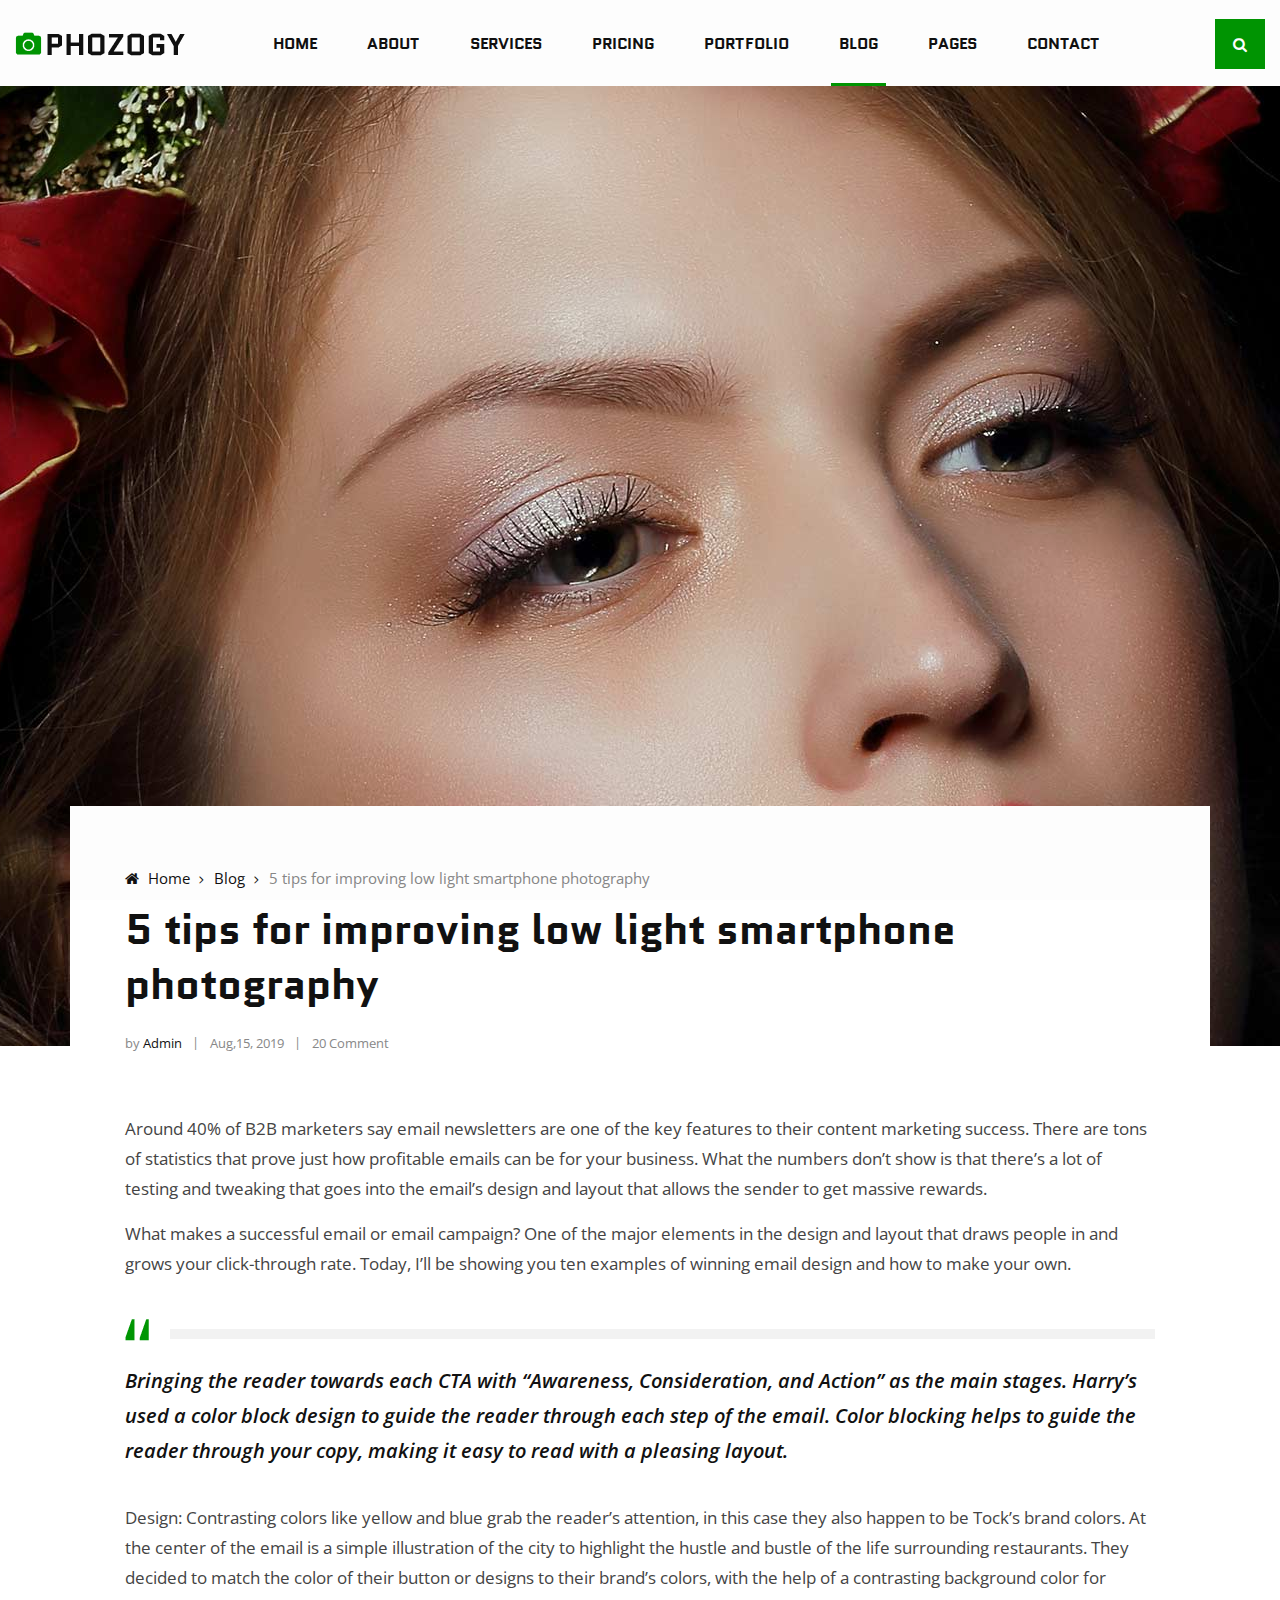
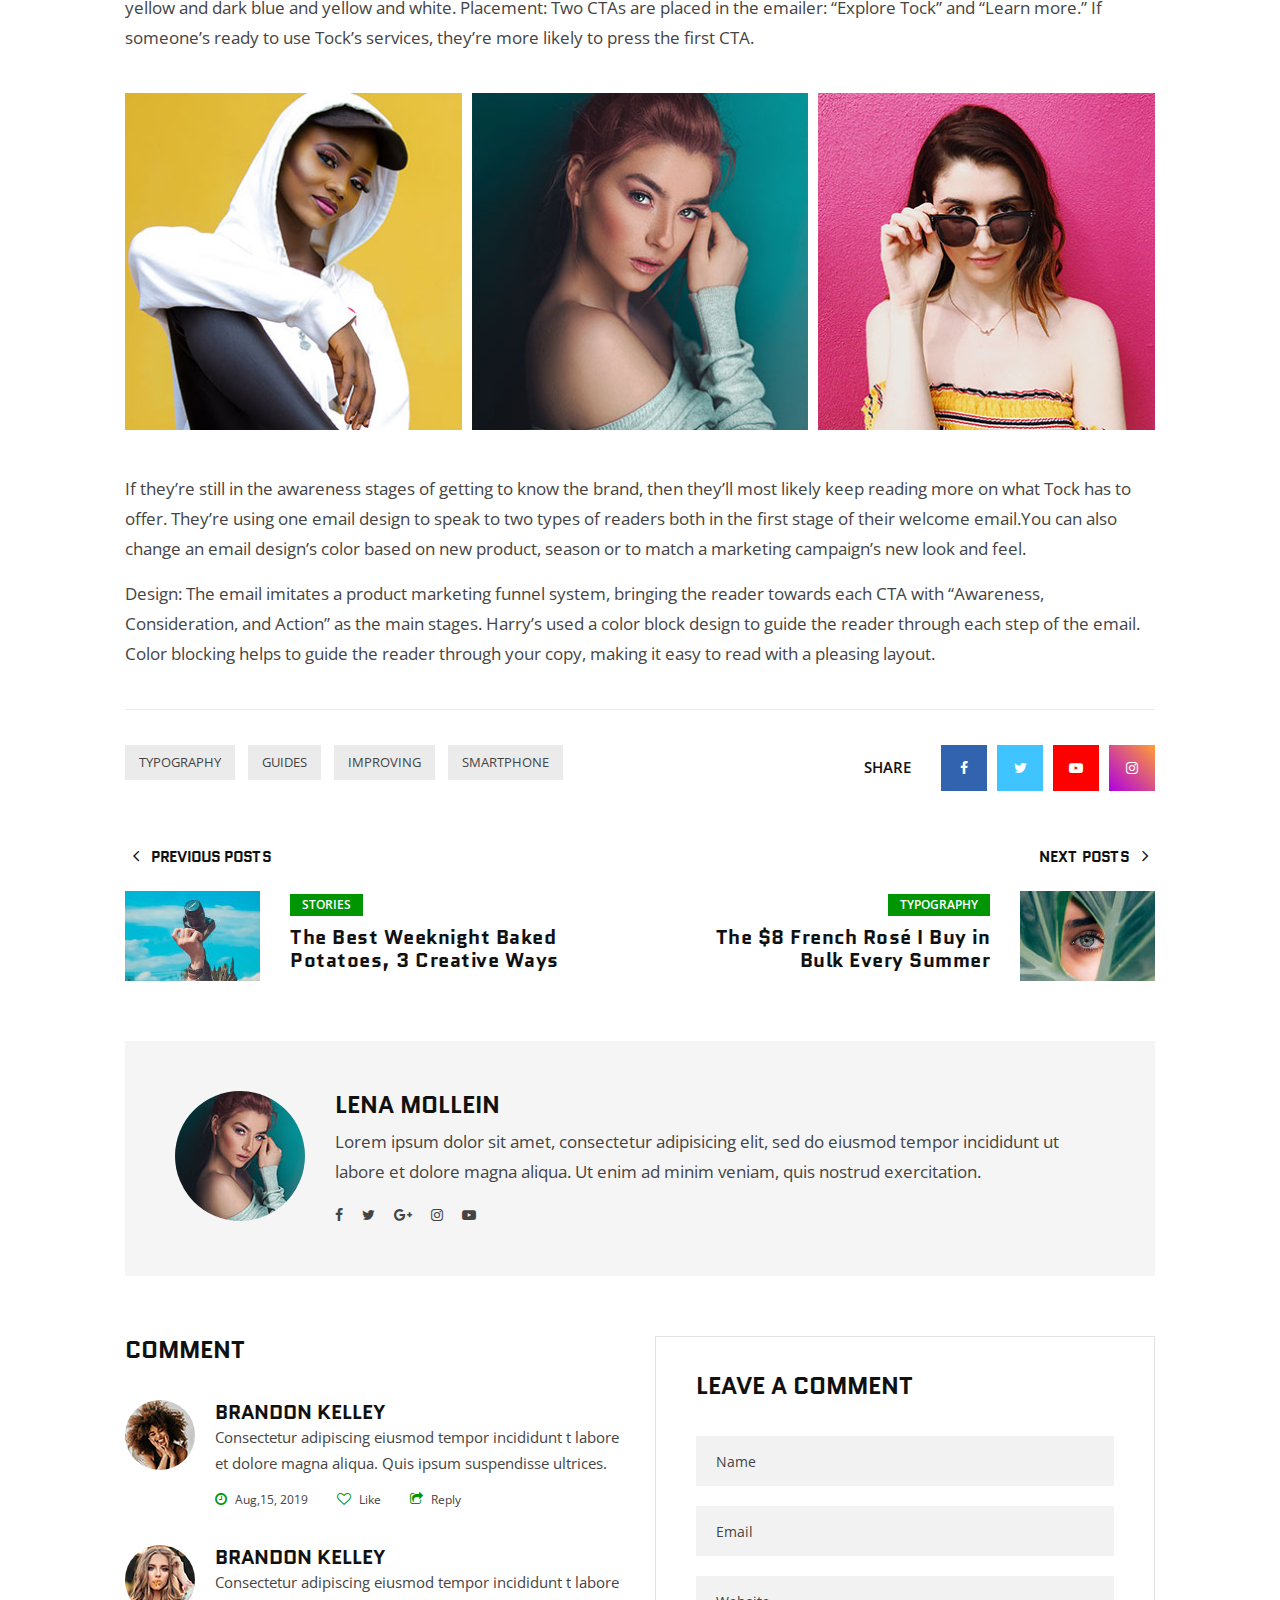
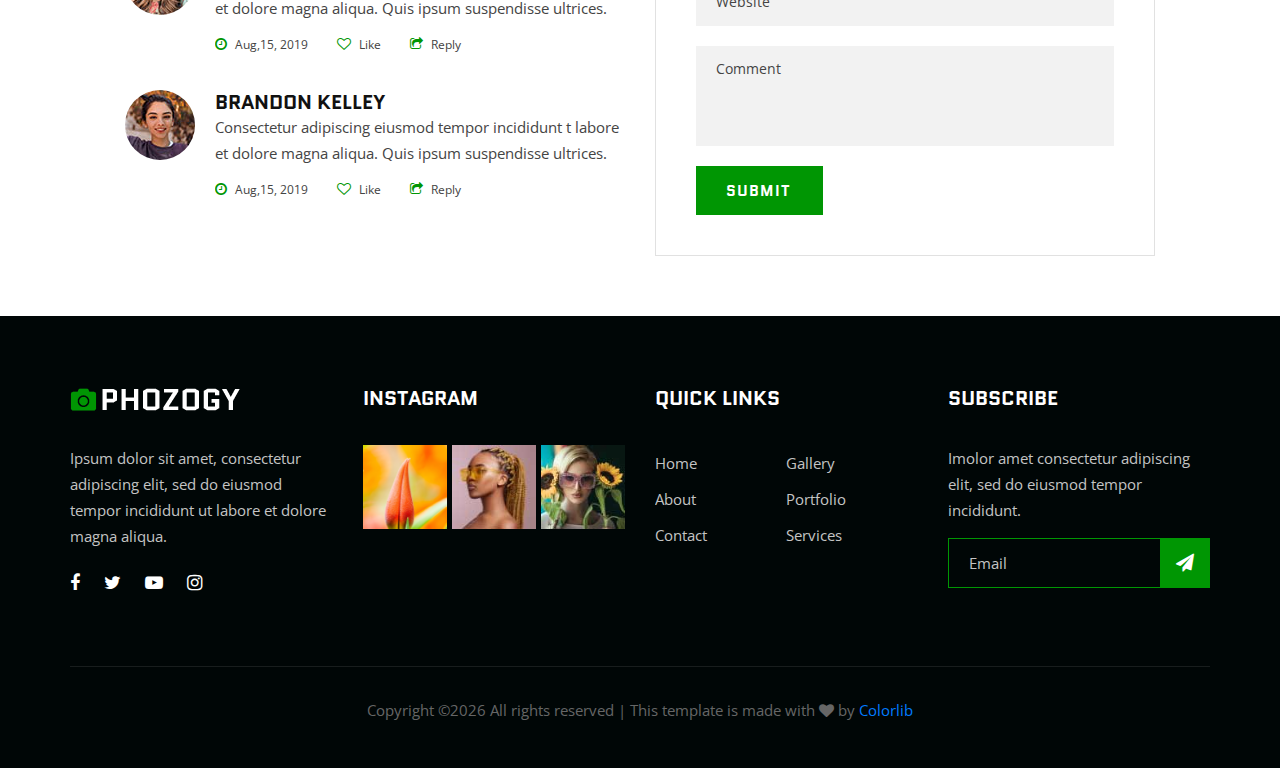
<file: ELSA2020/phozogy/phozogy/blog-details.html>
<!DOCTYPE html>
<html lang="zxx">

<head>
    <meta charset="UTF-8">
    <meta name="description" content="Phozogy Template">
    <meta name="keywords" content="Phozogy, unica, creative, html">
    <meta name="viewport" content="width=device-width, initial-scale=1.0">
    <meta http-equiv="X-UA-Compatible" content="ie=edge">
    <title>Phozogy | Template</title>

    <!-- Google Font -->
    <link href="https://fonts.googleapis.com/css?family=Quantico:400,700&display=swap" rel="stylesheet">
    <link href="https://fonts.googleapis.com/css?family=Open+Sans:400,600,700&display=swap" rel="stylesheet">

    <!-- Css Styles -->
    <link rel="stylesheet" href="css/bootstrap.min.css" type="text/css">
    <link rel="stylesheet" href="css/font-awesome.min.css" type="text/css">
    <link rel="stylesheet" href="css/elegant-icons.css" type="text/css">
    <link rel="stylesheet" href="css/owl.carousel.min.css" type="text/css">
    <link rel="stylesheet" href="css/magnific-popup.css" type="text/css">
    <link rel="stylesheet" href="css/slicknav.min.css" type="text/css">
    <link rel="stylesheet" href="css/style.css" type="text/css">
</head>

<body>
    <!-- Page Preloder -->
    <div id="preloder">
        <div class="loader"></div>
    </div>

    <!-- Header Section Begin -->
    <header class="header-section">
        <div class="container-fluid">
            <div class="row">
                <div class="col-lg-12">
                    <div class="logo">
                        <a href="./index.html">
                            <img src="img/logo.png" alt="">
                        </a>
                    </div>
                    <nav class="nav-menu mobile-menu">
                        <ul>
                            <li><a href="./index.html">Home</a></li>
                            <li><a href="./about.html">About</a></li>
                            <li><a href="./services.html">Services</a></li>
                            <li><a href="./pricing.html">Pricing</a></li>
                            <li><a href="./portfolio.html">Portfolio</a></li>
                            <li class="active"><a href="./blog.html">Blog</a></li>
                            <li><a href="#">Pages</a>
                                <ul class="dropdown">
                                    <li><a href="./gallery.html">Gallery</a></li>
                                    <li><a href="./portfolio-details.html">Portfolio Details</a></li>
                                    <li><a href="./blog-details.html">Blog Details</a></li>
                                </ul>
                            </li>
                            <li><a href="./contact.html">Contact</a></li>
                        </ul>
                    </nav>
                    <div class="top-search search-switch">
                        <i class="fa fa-search"></i>
                    </div>
                    <div id="mobile-menu-wrap"></div>
                </div>
            </div>
        </div>
    </header>
    <!-- Header End -->

    <!-- Blog Details Section Begin -->
    <div class="blog-hero set-bg" data-setbg="img/blog/details/blog-hero.jpg"></div>
    <section class="blog-details-section spad">
        <div class="container">
            <div class="row">
                <div class="col-lg-12">
                    <div class="blog-details-text">
                        <div class="bd-title">
                            <div class="bt-bread">
                                <a href="./index.html"><i class="fa fa-home"></i> Home</a>
                                <a href="./index.html">Blog</a>
                                <span>5 tips for improving low light smartphone photography</span>
                            </div>
                            <h2>5 tips for improving low light smartphone photography</h2>
                            <ul>
                                <li>by <span>Admin</span></li>
                                <li>Aug,15, 2019</li>
                                <li>20 Comment</li>
                            </ul>
                        </div>
                        <div class="bd-top-text">
                            <p>Around 40% of B2B marketers say email newsletters are one of the key features to their
                                content marketing success. There are tons of statistics that prove just how profitable
                                emails can be for your business. What the numbers don’t show is that there’s a lot of
                                testing and tweaking that goes into the email’s design and layout that allows the sender
                                to get massive rewards.</p>
                            <p>What makes a successful email or email campaign? One of the major elements in the design
                                and layout that draws people in and grows your click-through rate. Today, I’ll be
                                showing you ten examples of winning email design and how to make your own.</p>
                        </div>
                        <div class="bd-quote">
                            <p>Bringing the reader towards each CTA with “Awareness, Consideration, and Action” as the
                                main stages. Harry’s used a color block design to guide the reader through each step of
                                the email. Color blocking helps to guide the reader through your copy, making it easy to
                                read with a pleasing layout.</p>
                        </div>
                        <div class="bd-desc">
                            <p>Design: Contrasting colors like yellow and blue grab the reader’s attention, in this case
                                they also happen to be Tock’s brand colors. At the center of the email is a simple
                                illustration of the city to highlight the hustle and bustle of the life surrounding
                                restaurants. They decided to match the color of their button or designs to their brand’s
                                colors, with the help of a contrasting background color for yellow and dark blue and
                                yellow and white. Placement: Two CTAs are placed in the emailer: “Explore Tock” and
                                “Learn more.” If someone’s ready to use Tock’s services, they’re more likely to press
                                the first CTA.</p>
                        </div>
                        <div class="bd-pics">
                            <img src="img/blog/details/bd-1.jpg" alt="">
                            <img src="img/blog/details/bd-2.jpg" alt="">
                            <img src="img/blog/details/bd-3.jpg" alt="">
                        </div>
                        <div class="bd-last-desc">
                            <p>If they’re still in the awareness stages of getting to know the brand, then they’ll most
                                likely keep reading more on what Tock has to offer. They’re using one email design to
                                speak to two types of readers both in the first stage of their welcome email.You can
                                also change an email design’s color based on new product, season or to match a marketing
                                campaign’s new look and feel.</p>
                            <p>Design: The email imitates a product marketing funnel system, bringing the reader towards
                                each CTA with “Awareness, Consideration, and Action” as the main stages. Harry’s used a
                                color block design to guide the reader through each step of the email. Color blocking
                                helps to guide the reader through your copy, making it easy to read with a pleasing
                                layout.</p>
                        </div>
                        <div class="bd-tag-share">
                            <div class="tags">
                                <a href="#">Typography</a>
                                <a href="#">Guides</a>
                                <a href="#">Improving</a>
                                <a href="#">Smartphone</a>
                            </div>
                            <div class="share">
                                <span>Share</span>
                                <a href="#" class="facebook"><i class="fa fa-facebook"></i></a>
                                <a href="#" class="twitter"><i class="fa fa-twitter"></i></a>
                                <a href="#" class="youtube"><i class="fa fa-youtube-play"></i></a>
                                <a href="#" class="instagram"><i class="fa fa-instagram"></i></a>
                            </div>
                        </div>
                        <div class="bd-related-post">
                            <div class="row">
                                <div class="col-lg-6">
                                    <a href="#" class="post-item prev-item">
                                        <h6><span class="arrow_carrot-left"></span> Previous posts</h6>
                                        <div class="pi-pic">
                                            <img src="img/blog/details/prev.jpg" alt="">
                                        </div>
                                        <div class="pi-text">
                                            <div class="label">Stories</div>
                                            <h5>The Best Weeknight Baked<br /> Potatoes, 3 Creative Ways</h5>
                                        </div>
                                    </a>
                                </div>
                                <div class="col-lg-6">
                                    <a href="#" class="post-item next-item">
                                        <h6>Next posts <span class="arrow_carrot-right"></span></h6>
                                        <div class="pi-pic">
                                            <img src="img/blog/details/next.jpg" alt="">
                                        </div>
                                        <div class="pi-text">
                                            <div class="label">Typography</div>
                                            <h5>The $8 French Rosé I Buy in<br /> Bulk Every Summer</h5>
                                        </div>
                                    </a>
                                </div>
                            </div>
                        </div>
                        <div class="bd-author">
                            <div class="avatar-pic">
                                <img src="img/blog/details/post-author.jpg" alt="">
                            </div>
                            <div class="avatar-text">
                                <h4>Lena Mollein</h4>
                                <p>Lorem ipsum dolor sit amet, consectetur adipisicing elit, sed do eiusmod tempor
                                    incididunt ut labore et dolore magna aliqua. Ut enim ad minim veniam, quis nostrud
                                    exercitation.</p>
                                <div class="at-social">
                                    <a href="#"><i class="fa fa-facebook"></i></a>
                                    <a href="#"><i class="fa fa-twitter"></i></a>
                                    <a href="#"><i class="fa fa-google-plus"></i></a>
                                    <a href="#"><i class="fa fa-instagram"></i></a>
                                    <a href="#"><i class="fa fa-youtube-play"></i></a>
                                </div>
                            </div>
                        </div>
                        <div class="bd-comment-form">
                            <div class="row">
                                <div class="col-lg-6">
                                    <h4>Comment</h4>
                                    <div class="comment-item">
                                        <div class="ci-pic">
                                            <img src="img/blog/details/comment/comment-1.jpg" alt="">
                                        </div>
                                        <div class="ci-text">
                                            <h5>Brandon Kelley</h5>
                                            <p>Consectetur adipiscing eiusmod tempor incididunt t labore et dolore magna
                                                aliqua. Quis ipsum suspendisse ultrices.</p>
                                            <ul>
                                                <li><i class="fa fa-clock-o"></i> Aug,15, 2019</li>
                                                <li><i class="fa fa-heart-o"></i> Like</li>
                                                <li><i class="fa fa-share-square-o"></i> Reply</li>
                                            </ul>
                                        </div>
                                    </div>
                                    <div class="comment-item">
                                        <div class="ci-pic">
                                            <img src="img/blog/details/comment/comment-2.jpg" alt="">
                                        </div>
                                        <div class="ci-text">
                                            <h5>Brandon Kelley</h5>
                                            <p>Consectetur adipiscing eiusmod tempor incididunt t labore et dolore magna
                                                aliqua. Quis ipsum suspendisse ultrices.</p>
                                            <ul>
                                                <li><i class="fa fa-clock-o"></i> Aug,15, 2019</li>
                                                <li><i class="fa fa-heart-o"></i> Like</li>
                                                <li><i class="fa fa-share-square-o"></i> Reply</li>
                                            </ul>
                                        </div>
                                    </div>
                                    <div class="comment-item">
                                        <div class="ci-pic">
                                            <img src="img/blog/details/comment/comment-3.jpg" alt="">
                                        </div>
                                        <div class="ci-text">
                                            <h5>Brandon Kelley</h5>
                                            <p>Consectetur adipiscing eiusmod tempor incididunt t labore et dolore magna
                                                aliqua. Quis ipsum suspendisse ultrices.</p>
                                            <ul>
                                                <li><i class="fa fa-clock-o"></i> Aug,15, 2019</li>
                                                <li><i class="fa fa-heart-o"></i> Like</li>
                                                <li><i class="fa fa-share-square-o"></i> Reply</li>
                                            </ul>
                                        </div>
                                    </div>
                                </div>
                                <div class="col-lg-6">
                                    <div class="leave-form">
                                        <h4>Leave a comment</h4>
                                        <form action="#">
                                            <input type="text" placeholder="Name">
                                            <input type="text" placeholder="Email">
                                            <input type="text" placeholder="Website">
                                            <textarea placeholder="Comment"></textarea>
                                            <button type="submit" class="site-btn">Submit</button>
                                        </form>
                                    </div>
                                </div>
                            </div>
                        </div>
                    </div>
                </div>
            </div>
        </div>
    </section>
    <!-- Blog Details Section End -->

    <!-- Footer Section Begin -->
    <footer class="footer-section">
        <div class="container">
            <div class="row">
                <div class="col-lg-3 col-md-6 col-sm-6">
                    <div class="fs-about">
                        <div class="fa-logo">
                            <a href="#">
                                <img src="img/f-logo.png" alt="">
                            </a>
                        </div>
                        <p>Ipsum dolor sit amet, consectetur adipiscing elit, sed do eiusmod tempor incididunt ut labore
                            et dolore magna aliqua.</p>
                        <div class="fa-social">
                            <a href="#"><i class="fa fa-facebook"></i></a>
                            <a href="#"><i class="fa fa-twitter"></i></a>
                            <a href="#"><i class="fa fa-youtube-play"></i></a>
                            <a href="#"><i class="fa fa-instagram"></i></a>
                        </div>
                    </div>
                </div>
                <div class="col-lg-3 col-md-6 col-sm-6">
                    <div class="fs-widget">
                        <h5>Instagram</h5>
                        <div class="fw-instagram">
                            <img src="img/instagram/insta-1.jpg" alt="">
                            <img src="img/instagram/insta-2.jpg" alt="">
                            <img src="img/instagram/insta-3.jpg" alt="">
                        </div>
                    </div>
                </div>
                <div class="col-lg-3 col-md-6 col-sm-6">
                    <div class="fs-widget">
                        <h5>Quick links</h5>
                        <ul>
                            <li><a href="#">Home</a></li>
                            <li><a href="#">About</a></li>
                            <li><a href="#">Contact</a></li>
                        </ul>
                        <ul>
                            <li><a href="#">Gallery</a></li>
                            <li><a href="#">Portfolio</a></li>
                            <li><a href="#">Services</a></li>
                        </ul>
                    </div>
                </div>
                <div class="col-lg-3 col-md-6 col-sm-6">
                    <div class="fs-widget">
                        <h5>Subscribe</h5>
                        <p>Imolor amet consectetur adipiscing elit, sed do eiusmod tempor incididunt.</p>
                        <div class="fw-subscribe">
                            <form action="#">
                                <input type="text" placeholder="Email">
                                <button type="submit"><i class="fa fa-send"></i></button>
                            </form>
                        </div>
                    </div>
                </div>
                <div class="col-lg-12">
                    <div class="copyright-text">
                        <p><!-- Link back to Colorlib can't be removed. Template is licensed under CC BY 3.0. -->
  Copyright &copy;<script>document.write(new Date().getFullYear());</script> All rights reserved | This template is made with <i class="fa fa-heart" aria-hidden="true"></i> by <a href="https://colorlib.com" target="_blank">Colorlib</a>
  <!-- Link back to Colorlib can't be removed. Template is licensed under CC BY 3.0. --></p>
                    </div>
                </div>
            </div>
        </div>
    </footer>
    <!-- Footer Section End -->

    <!-- Search model Begin -->
    <div class="search-model">
        <div class="h-100 d-flex align-items-center justify-content-center">
            <div class="search-close-switch">+</div>
            <form class="search-model-form">
                <input type="text" id="search-input" placeholder="Search here.....">
            </form>
        </div>
    </div>
    <!-- Search model end -->

    <!-- Js Plugins -->
    <script src="js/jquery-3.3.1.min.js"></script>
    <script src="js/bootstrap.min.js"></script>
    <script src="js/jquery.magnific-popup.min.js"></script>
    <script src="js/isotope.pkgd.min.js"></script>
    <script src="js/masonry.pkgd.min.js"></script>
    <script src="js/jquery.slicknav.js"></script>
    <script src="js/owl.carousel.min.js"></script>
    <script src="js/main.js"></script>
</body>

</html>
</file>
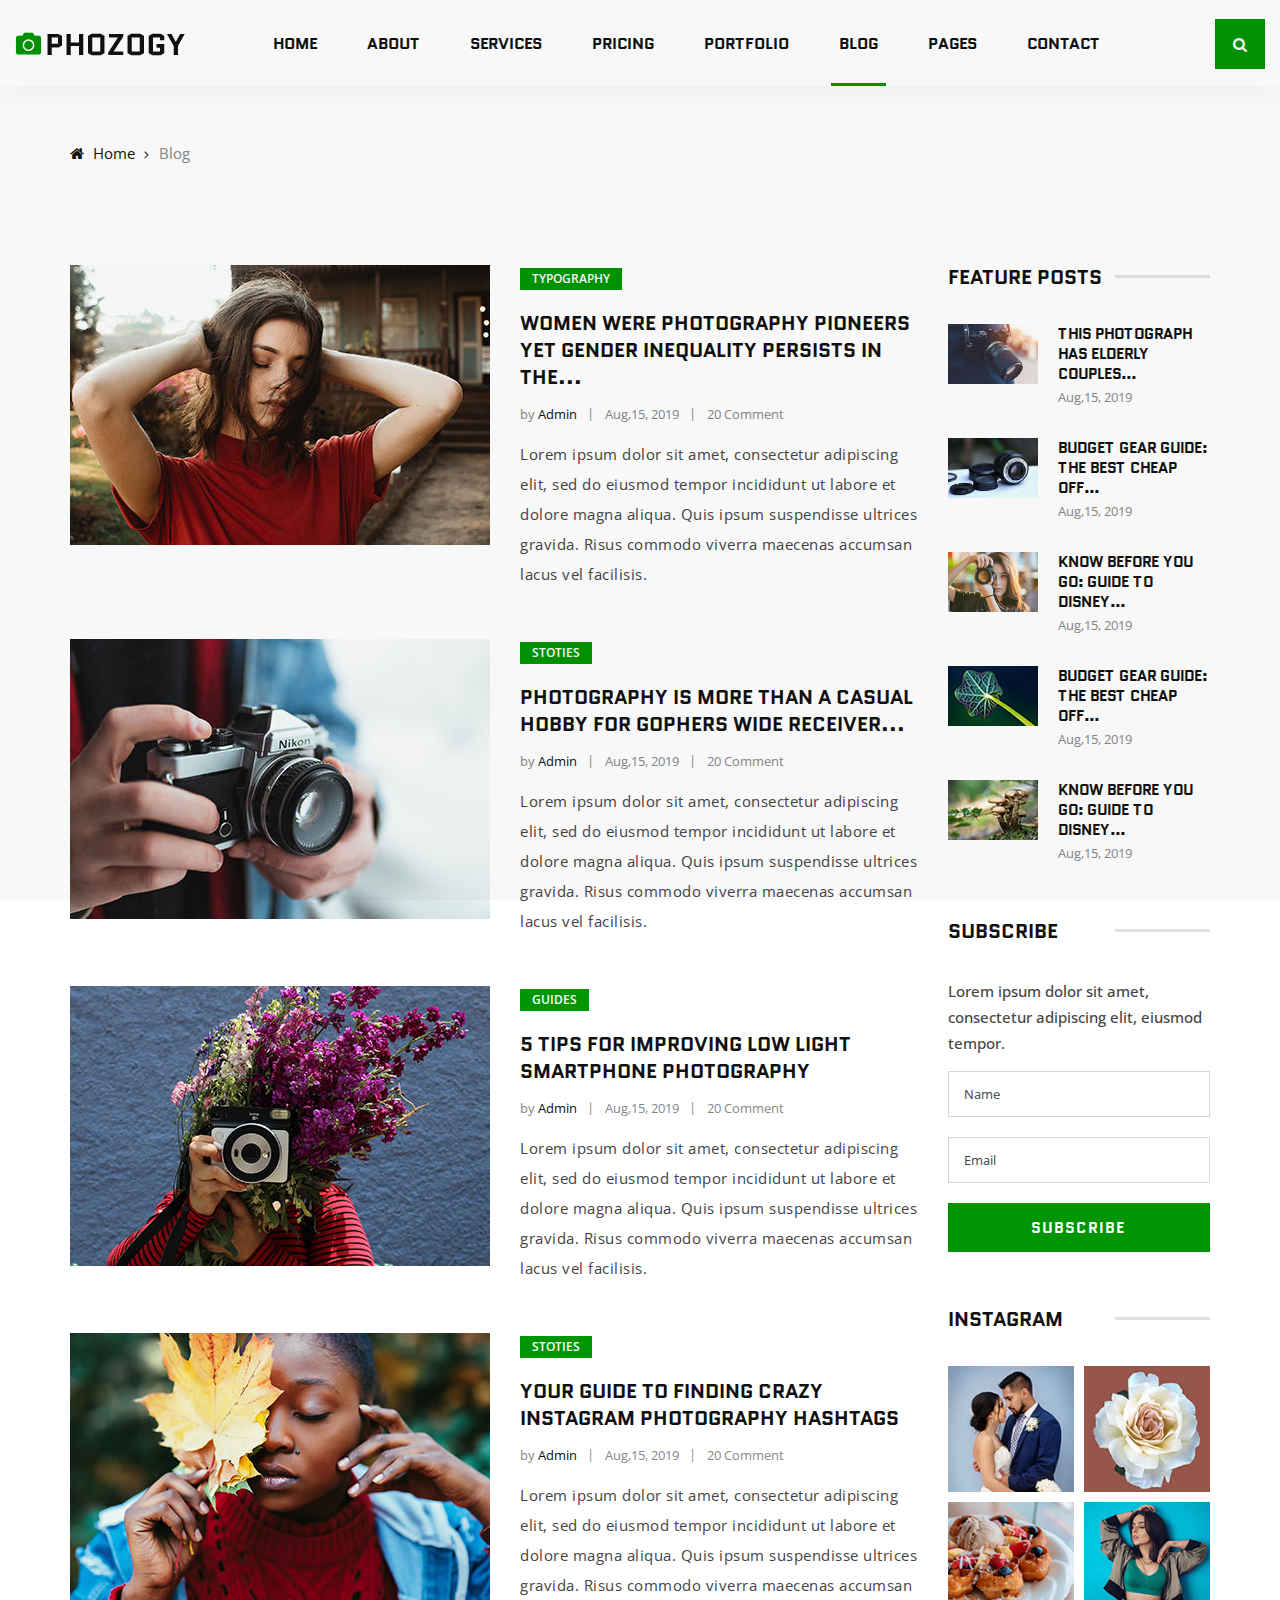
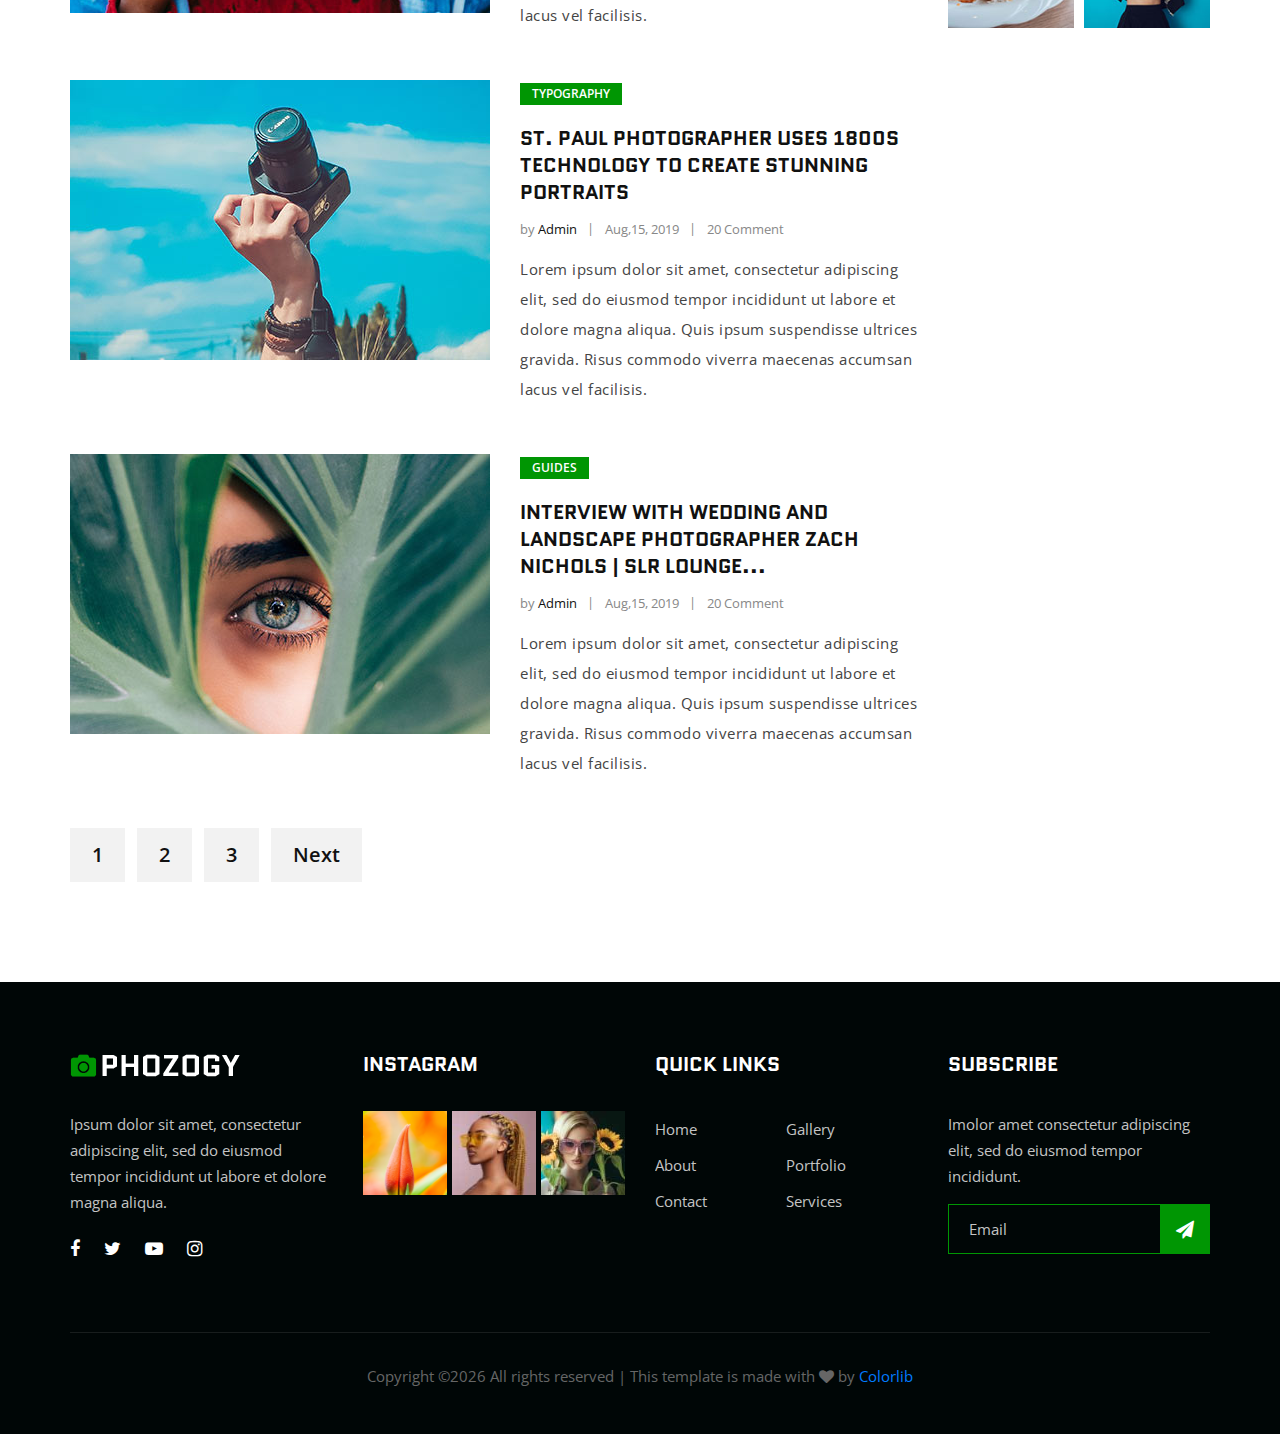
<file: ELSA2020/phozogy/phozogy/blog.html>
<!DOCTYPE html>
<html lang="zxx">

<head>
    <meta charset="UTF-8">
    <meta name="description" content="Phozogy Template">
    <meta name="keywords" content="Phozogy, unica, creative, html">
    <meta name="viewport" content="width=device-width, initial-scale=1.0">
    <meta http-equiv="X-UA-Compatible" content="ie=edge">
    <title>Phozogy | Template</title>

    <!-- Google Font -->
    <link href="https://fonts.googleapis.com/css?family=Quantico:400,700&display=swap" rel="stylesheet">
    <link href="https://fonts.googleapis.com/css?family=Open+Sans:400,600,700&display=swap" rel="stylesheet">

    <!-- Css Styles -->
    <link rel="stylesheet" href="css/bootstrap.min.css" type="text/css">
    <link rel="stylesheet" href="css/font-awesome.min.css" type="text/css">
    <link rel="stylesheet" href="css/elegant-icons.css" type="text/css">
    <link rel="stylesheet" href="css/owl.carousel.min.css" type="text/css">
    <link rel="stylesheet" href="css/magnific-popup.css" type="text/css">
    <link rel="stylesheet" href="css/slicknav.min.css" type="text/css">
    <link rel="stylesheet" href="css/style.css" type="text/css">
</head>

<body>
    <!-- Page Preloder -->
    <div id="preloder">
        <div class="loader"></div>
    </div>

    <!-- Header Section Begin -->
    <header class="header-section header-normal">
        <div class="container-fluid">
            <div class="row">
                <div class="col-lg-12">
                    <div class="logo">
                        <a href="./index.html">
                            <img src="img/logo.png" alt="">
                        </a>
                    </div>
                    <nav class="nav-menu mobile-menu">
                        <ul>
                            <li><a href="./index.html">Home</a></li>
                            <li><a href="./about.html">About</a></li>
                            <li><a href="./services.html">Services</a></li>
                            <li><a href="./pricing.html">Pricing</a></li>
                            <li><a href="./portfolio.html">Portfolio</a></li>
                            <li class="active"><a href="./blog.html">Blog</a></li>
                            <li><a href="#">Pages</a>
                                <ul class="dropdown">
                                    <li><a href="./gallery.html">Gallery</a></li>
                                    <li><a href="./portfolio-details.html">Portfolio Details</a></li>
                                    <li><a href="./blog-details.html">Blog Details</a></li>
                                </ul>
                            </li>
                            <li><a href="./contact.html">Contact</a></li>
                        </ul>
                    </nav>
                    <div class="top-search search-switch">
                        <i class="fa fa-search"></i>
                    </div>
                    <div id="mobile-menu-wrap"></div>
                </div>
            </div>
        </div>
    </header>
    <!-- Header End -->

    <!-- Breadcrumb Begin -->
    <div class="breadcrumb-option spad">
        <div class="container">
            <div class="row">
                <div class="col-lg-12">
                    <div class="bo-links">
                        <a href="./index.html"><i class="fa fa-home"></i> Home</a>
                        <span>Blog</span>
                    </div>
                </div>
            </div>
        </div>
    </div>
    <!-- Breadcrumb End -->

    <!-- Blog Section Begin -->
    <section class="blog-section spad">
        <div class="container">
            <div class="row">
                <div class="col-lg-9">
                    <div class="blog-item">
                        <div class="bi-pic">
                            <img src="img/blog/blog-1.jpg" alt="">
                        </div>
                        <div class="bi-text">
                            <div class="label">Typography</div>
                            <h5><a href="./blog-details.html">Women were photography pioneers yet gender inequality persists in the...</a>
                            </h5>
                            <ul>
                                <li>by <span>Admin</span></li>
                                <li>Aug,15, 2019</li>
                                <li>20 Comment</li>
                            </ul>
                            <p>Lorem ipsum dolor sit amet, consectetur adipiscing elit, sed do eiusmod tempor incididunt
                                ut labore et dolore magna aliqua. Quis ipsum suspendisse ultrices gravida. Risus commodo
                                viverra maecenas accumsan lacus vel facilisis. </p>
                        </div>
                    </div>
                    <div class="blog-item">
                        <div class="bi-pic">
                            <img src="img/blog/blog-2.jpg" alt="">
                        </div>
                        <div class="bi-text">
                            <div class="label">Stoties</div>
                            <h5><a href="./blog-details.html">Photography is more than a casual hobby for Gophers wide receiver...</a>
                            </h5>
                            <ul>
                                <li>by <span>Admin</span></li>
                                <li>Aug,15, 2019</li>
                                <li>20 Comment</li>
                            </ul>
                            <p>Lorem ipsum dolor sit amet, consectetur adipiscing elit, sed do eiusmod tempor incididunt
                                ut labore et dolore magna aliqua. Quis ipsum suspendisse ultrices gravida. Risus commodo
                                viverra maecenas accumsan lacus vel facilisis. </p>
                        </div>
                    </div>
                    <div class="blog-item">
                        <div class="bi-pic">
                            <img src="img/blog/blog-3.jpg" alt="">
                        </div>
                        <div class="bi-text">
                            <div class="label">Guides</div>
                            <h5><a href="./blog-details.html">5 tips for improving low light smartphone photography</a></h5>
                            <ul>
                                <li>by <span>Admin</span></li>
                                <li>Aug,15, 2019</li>
                                <li>20 Comment</li>
                            </ul>
                            <p>Lorem ipsum dolor sit amet, consectetur adipiscing elit, sed do eiusmod tempor incididunt
                                ut labore et dolore magna aliqua. Quis ipsum suspendisse ultrices gravida. Risus commodo
                                viverra maecenas accumsan lacus vel facilisis. </p>
                        </div>
                    </div>
                    <div class="blog-item">
                        <div class="bi-pic">
                            <img src="img/blog/blog-4.jpg" alt="">
                        </div>
                        <div class="bi-text">
                            <div class="label">Stoties</div>
                            <h5><a href="./blog-details.html">Your Guide to Finding Crazy Instagram Photography Hashtags</a></h5>
                            <ul>
                                <li>by <span>Admin</span></li>
                                <li>Aug,15, 2019</li>
                                <li>20 Comment</li>
                            </ul>
                            <p>Lorem ipsum dolor sit amet, consectetur adipiscing elit, sed do eiusmod tempor incididunt
                                ut labore et dolore magna aliqua. Quis ipsum suspendisse ultrices gravida. Risus commodo
                                viverra maecenas accumsan lacus vel facilisis. </p>
                        </div>
                    </div>
                    <div class="blog-item">
                        <div class="bi-pic">
                            <img src="img/blog/blog-5.jpg" alt="">
                        </div>
                        <div class="bi-text">
                            <div class="label">Typography</div>
                            <h5><a href="./blog-details.html">St. Paul photographer uses 1800s technology to create stunning portraits</a>
                            </h5>
                            <ul>
                                <li>by <span>Admin</span></li>
                                <li>Aug,15, 2019</li>
                                <li>20 Comment</li>
                            </ul>
                            <p>Lorem ipsum dolor sit amet, consectetur adipiscing elit, sed do eiusmod tempor incididunt
                                ut labore et dolore magna aliqua. Quis ipsum suspendisse ultrices gravida. Risus commodo
                                viverra maecenas accumsan lacus vel facilisis. </p>
                        </div>
                    </div>
                    <div class="blog-item">
                        <div class="bi-pic">
                            <img src="img/blog/blog-6.jpg" alt="">
                        </div>
                        <div class="bi-text">
                            <div class="label">Guides</div>
                            <h5><a href="./blog-details.html">Interview With Wedding And Landscape Photographer Zach Nichols | SLR
                                    Lounge...</a></h5>
                            <ul>
                                <li>by <span>Admin</span></li>
                                <li>Aug,15, 2019</li>
                                <li>20 Comment</li>
                            </ul>
                            <p>Lorem ipsum dolor sit amet, consectetur adipiscing elit, sed do eiusmod tempor incididunt
                                ut labore et dolore magna aliqua. Quis ipsum suspendisse ultrices gravida. Risus commodo
                                viverra maecenas accumsan lacus vel facilisis. </p>
                        </div>
                    </div>
                    <div class="blog-pagination">
                        <a href="#">1</a>
                        <a href="#">2</a>
                        <a href="#">3</a>
                        <a href="#">Next</a>
                    </div>
                </div>
                <div class="col-lg-3">
                    <div class="blog-sidebar">
                        <div class="bs-item s-mb">
                            <h5>Feature posts</h5>
                            <div class="bi-feature-post">
                                <a href="#" class="fp-item">
                                    <div class="fp-pic">
                                        <img src="img/blog/fp-1.jpg" alt="">
                                    </div>
                                    <div class="fp-text">
                                        <h6>This Photograph Has Elderly Couples...</h6>
                                        <span>Aug,15, 2019</span>
                                    </div>
                                </a>
                                <a href="#" class="fp-item">
                                    <div class="fp-pic">
                                        <img src="img/blog/fp-2.jpg" alt="">
                                    </div>
                                    <div class="fp-text">
                                        <h6>Budget Gear Guide: The Best Cheap Off...</h6>
                                        <span>Aug,15, 2019</span>
                                    </div>
                                </a>
                                <a href="#" class="fp-item">
                                    <div class="fp-pic">
                                        <img src="img/blog/fp-3.jpg" alt="">
                                    </div>
                                    <div class="fp-text">
                                        <h6>Know Before You Go: Guide to Disney...</h6>
                                        <span>Aug,15, 2019</span>
                                    </div>
                                </a>
                                <a href="#" class="fp-item">
                                    <div class="fp-pic">
                                        <img src="img/blog/fp-4.jpg" alt="">
                                    </div>
                                    <div class="fp-text">
                                        <h6>Budget Gear Guide: The Best Cheap Off...</h6>
                                        <span>Aug,15, 2019</span>
                                    </div>
                                </a>
                                <a href="#" class="fp-item">
                                    <div class="fp-pic">
                                        <img src="img/blog/fp-5.jpg" alt="">
                                    </div>
                                    <div class="fp-text">
                                        <h6>Know Before You Go: Guide to Disney...</h6>
                                        <span>Aug,15, 2019</span>
                                    </div>
                                </a>
                            </div>
                        </div>
                        <div class="bs-item s-mb">
                            <h5>Subscribe</h5>
                            <p>Lorem ipsum dolor sit amet, consectetur adipiscing elit, eiusmod tempor.</p>
                            <div class="bi-subscribe">
                                <form action="#">
                                    <input type="text" placeholder="Name">
                                    <input type="text" placeholder="Email">
                                    <button type="submit" class="site-btn">Subscribe</button>
                                </form>
                            </div>
                        </div>
                        <div class="bs-item">
                            <h5>Instagram</h5>
                            <div class="bi-insta">
                                <img src="img/blog/insta-1.jpg" alt="">
                                <img src="img/blog/insta-2.jpg" alt="">
                                <img src="img/blog/insta-3.jpg" alt="">
                                <img src="img/blog/insta-4.jpg" alt="">
                            </div>
                        </div>
                    </div>
                </div>
            </div>
        </div>
    </section>
    <!-- Blog Section End -->

    <!-- Footer Section Begin -->
    <footer class="footer-section">
        <div class="container">
            <div class="row">
                <div class="col-lg-3 col-md-6 col-sm-6">
                    <div class="fs-about">
                        <div class="fa-logo">
                            <a href="#">
                                <img src="img/f-logo.png" alt="">
                            </a>
                        </div>
                        <p>Ipsum dolor sit amet, consectetur adipiscing elit, sed do eiusmod tempor incididunt ut labore
                            et dolore magna aliqua.</p>
                        <div class="fa-social">
                            <a href="#"><i class="fa fa-facebook"></i></a>
                            <a href="#"><i class="fa fa-twitter"></i></a>
                            <a href="#"><i class="fa fa-youtube-play"></i></a>
                            <a href="#"><i class="fa fa-instagram"></i></a>
                        </div>
                    </div>
                </div>
                <div class="col-lg-3 col-md-6 col-sm-6">
                    <div class="fs-widget">
                        <h5>Instagram</h5>
                        <div class="fw-instagram">
                            <img src="img/instagram/insta-1.jpg" alt="">
                            <img src="img/instagram/insta-2.jpg" alt="">
                            <img src="img/instagram/insta-3.jpg" alt="">
                        </div>
                    </div>
                </div>
                <div class="col-lg-3 col-md-6 col-sm-6">
                    <div class="fs-widget">
                        <h5>Quick links</h5>
                        <ul>
                            <li><a href="#">Home</a></li>
                            <li><a href="#">About</a></li>
                            <li><a href="#">Contact</a></li>
                        </ul>
                        <ul>
                            <li><a href="#">Gallery</a></li>
                            <li><a href="#">Portfolio</a></li>
                            <li><a href="#">Services</a></li>
                        </ul>
                    </div>
                </div>
                <div class="col-lg-3 col-md-6 col-sm-6">
                    <div class="fs-widget">
                        <h5>Subscribe</h5>
                        <p>Imolor amet consectetur adipiscing elit, sed do eiusmod tempor incididunt.</p>
                        <div class="fw-subscribe">
                            <form action="#">
                                <input type="text" placeholder="Email">
                                <button type="submit"><i class="fa fa-send"></i></button>
                            </form>
                        </div>
                    </div>
                </div>
                <div class="col-lg-12">
                    <div class="copyright-text">
                        <p><!-- Link back to Colorlib can't be removed. Template is licensed under CC BY 3.0. -->
  Copyright &copy;<script>document.write(new Date().getFullYear());</script> All rights reserved | This template is made with <i class="fa fa-heart" aria-hidden="true"></i> by <a href="https://colorlib.com" target="_blank">Colorlib</a>
  <!-- Link back to Colorlib can't be removed. Template is licensed under CC BY 3.0. --></p>
                    </div>
                </div>
            </div>
        </div>
    </footer>
    <!-- Footer Section End -->

    <!-- Search model Begin -->
    <div class="search-model">
        <div class="h-100 d-flex align-items-center justify-content-center">
            <div class="search-close-switch">+</div>
            <form class="search-model-form">
                <input type="text" id="search-input" placeholder="Search here.....">
            </form>
        </div>
    </div>
    <!-- Search model end -->

    <!-- Js Plugins -->
    <script src="js/jquery-3.3.1.min.js"></script>
    <script src="js/bootstrap.min.js"></script>
    <script src="js/jquery.magnific-popup.min.js"></script>
    <script src="js/isotope.pkgd.min.js"></script>
    <script src="js/masonry.pkgd.min.js"></script>
    <script src="js/jquery.slicknav.js"></script>
    <script src="js/owl.carousel.min.js"></script>
    <script src="js/main.js"></script>
</body>

</html>
</file>
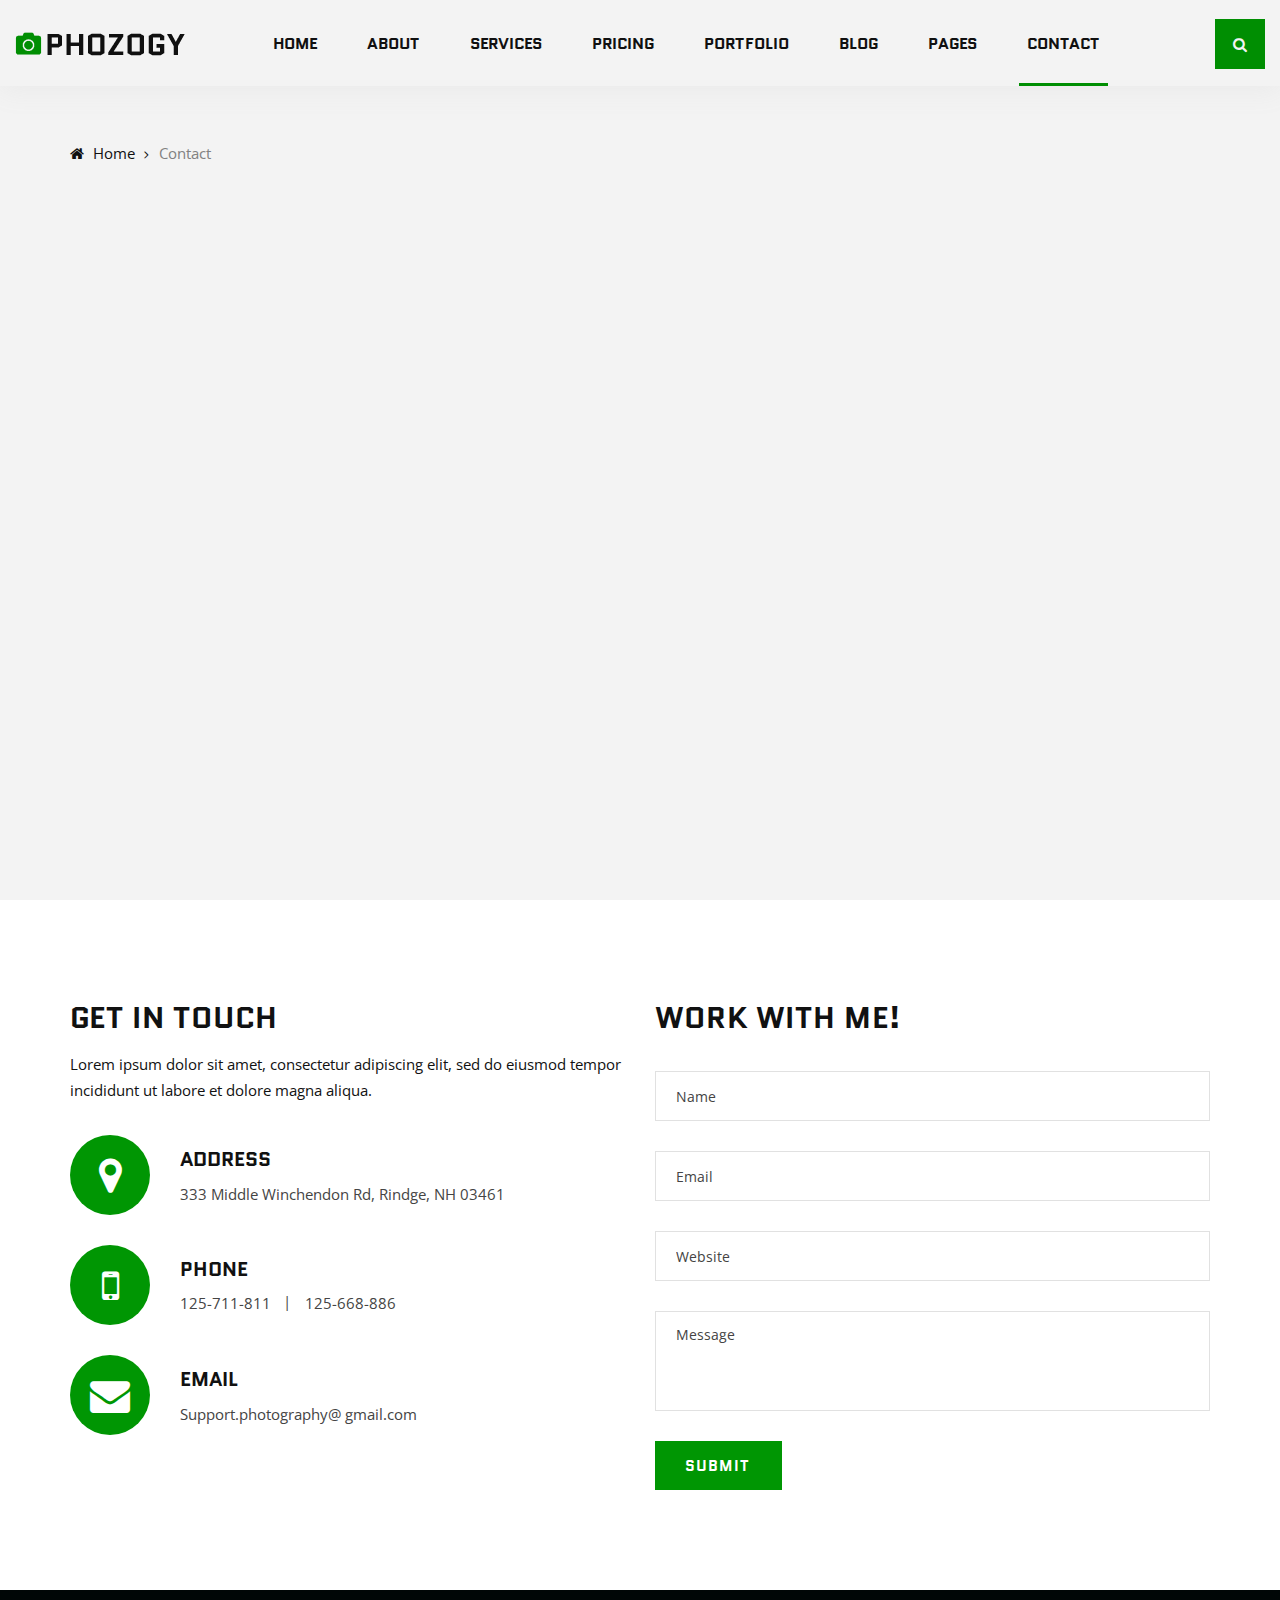
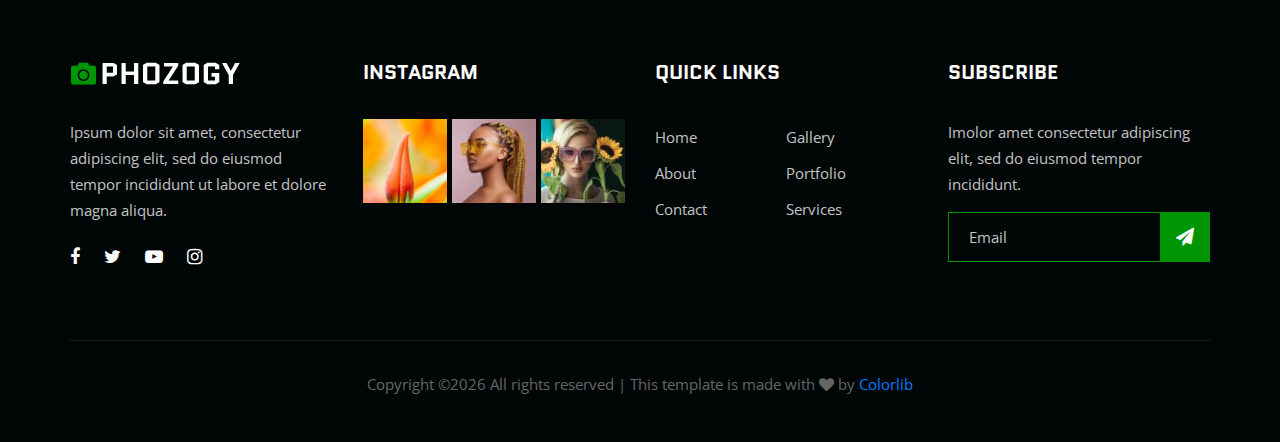
<file: ELSA2020/phozogy/phozogy/contact.html>
<!DOCTYPE html>
<html lang="zxx">

<head>
    <meta charset="UTF-8">
    <meta name="description" content="Phozogy Template">
    <meta name="keywords" content="Phozogy, unica, creative, html">
    <meta name="viewport" content="width=device-width, initial-scale=1.0">
    <meta http-equiv="X-UA-Compatible" content="ie=edge">
    <title>Phozogy | Template</title>

    <!-- Google Font -->
    <link href="https://fonts.googleapis.com/css?family=Quantico:400,700&display=swap" rel="stylesheet">
    <link href="https://fonts.googleapis.com/css?family=Open+Sans:400,600,700&display=swap" rel="stylesheet">

    <!-- Css Styles -->
    <link rel="stylesheet" href="css/bootstrap.min.css" type="text/css">
    <link rel="stylesheet" href="css/font-awesome.min.css" type="text/css">
    <link rel="stylesheet" href="css/elegant-icons.css" type="text/css">
    <link rel="stylesheet" href="css/owl.carousel.min.css" type="text/css">
    <link rel="stylesheet" href="css/magnific-popup.css" type="text/css">
    <link rel="stylesheet" href="css/slicknav.min.css" type="text/css">
    <link rel="stylesheet" href="css/style.css" type="text/css">
</head>

<body>
    <!-- Page Preloder -->
    <div id="preloder">
        <div class="loader"></div>
    </div>

    <!-- Header Section Begin -->
    <header class="header-section header-normal">
        <div class="container-fluid">
            <div class="row">
                <div class="col-lg-12">
                    <div class="logo">
                        <a href="./index.html">
                            <img src="img/logo.png" alt="">
                        </a>
                    </div>
                    <nav class="nav-menu mobile-menu">
                        <ul>
                            <li><a href="./index.html">Home</a></li>
                            <li><a href="./about.html">About</a></li>
                            <li><a href="./services.html">Services</a></li>
                            <li><a href="./pricing.html">Pricing</a></li>
                            <li><a href="./portfolio.html">Portfolio</a></li>
                            <li><a href="./blog.html">Blog</a></li>
                            <li><a href="#">Pages</a>
                                <ul class="dropdown">
                                    <li><a href="./gallery.html">Gallery</a></li>
                                    <li><a href="./portfolio-details.html">Portfolio Details</a></li>
                                    <li><a href="./blog-details.html">Blog Details</a></li>
                                </ul>
                            </li>
                            <li class="active"><a href="./contact.html">Contact</a></li>
                        </ul>
                    </nav>
                    <div class="top-search search-switch">
                        <i class="fa fa-search"></i>
                    </div>
                    <div id="mobile-menu-wrap"></div>
                </div>
            </div>
        </div>
    </header>
    <!-- Header End -->

    <!-- Breadcrumb Begin -->
    <div class="breadcrumb-option spad">
        <div class="container">
            <div class="row">
                <div class="col-lg-12">
                    <div class="bo-links">
                        <a href="./index.html"><i class="fa fa-home"></i> Home</a>
                        <span>Contact</span>
                    </div>
                </div>
            </div>
        </div>
    </div>
    <!-- Breadcrumb End -->

    <!-- Contact Section Begin -->
    <div class="map">
        <iframe
            src="https://www.google.com/maps/embed?pb=!1m18!1m12!1m3!1d19895.796147709065!2d-0.07089430178187445!3d51.44026184657587!2m3!1f0!2f0!3f0!3m2!1i1024!2i768!4f13.1!3m3!1m2!1s0x487603c1647410e9%3A0x1bb92367ed35de98!2sForest%20Hill%2C%20London%2C%20UK!5e0!3m2!1sen!2sbd!4v1584297571592!5m2!1sen!2sbd"
            height="635" style="border:0;" allowfullscreen="" aria-hidden="false" tabindex="0"></iframe>
    </div>
    <section class="contact-section spad">
        <div class="container">
            <div class="row">
                <div class="col-lg-6 col-md-6">
                    <div class="contact-text">
                        <h3>Get in touch</h3>
                        <p>Lorem ipsum dolor sit amet, consectetur adipiscing elit, sed do eiusmod tempor incididunt ut
                            labore et dolore magna aliqua.</p>
                        <div class="ct-item">
                            <div class="ct-icon">
                                <i class="fa fa-map-marker"></i>
                            </div>
                            <div class="ct-text">
                                <h5>Address</h5>
                                <p>333 Middle Winchendon Rd, Rindge, NH 03461</p>
                            </div>
                        </div>
                        <div class="ct-item">
                            <div class="ct-icon">
                                <i class="fa fa-mobile"></i>
                            </div>
                            <div class="ct-text">
                                <h5>Phone</h5>
                                <ul>
                                    <li>125-711-811</li>
                                    <li>125-668-886</li>
                                </ul>
                            </div>
                        </div>
                        <div class="ct-item">
                            <div class="ct-icon">
                                <i class="fa fa-envelope"></i>
                            </div>
                            <div class="ct-text">
                                <h5>Email</h5>
                                <p>Support.photography@ gmail.com</p>
                            </div>
                        </div>
                    </div>
                </div>
                <div class="col-lg-6 col-md-6">
                    <div class="contact-form">
                        <h3>Work with Me!</h3>
                        <form action="#">
                            <input type="text" placeholder="Name">
                            <input type="text" placeholder="Email">
                            <input type="text" placeholder="Website">
                            <textarea placeholder="Message"></textarea>
                            <button type="submit" class="site-btn">Submit</button>
                        </form>
                    </div>
                </div>
            </div>
        </div>
    </section>
    <!-- Contact Section End -->

    <!-- Footer Section Begin -->
    <footer class="footer-section">
        <div class="container">
            <div class="row">
                <div class="col-lg-3 col-md-6 col-sm-6">
                    <div class="fs-about">
                        <div class="fa-logo">
                            <a href="#">
                                <img src="img/f-logo.png" alt="">
                            </a>
                        </div>
                        <p>Ipsum dolor sit amet, consectetur adipiscing elit, sed do eiusmod tempor incididunt ut labore
                            et dolore magna aliqua.</p>
                        <div class="fa-social">
                            <a href="#"><i class="fa fa-facebook"></i></a>
                            <a href="#"><i class="fa fa-twitter"></i></a>
                            <a href="#"><i class="fa fa-youtube-play"></i></a>
                            <a href="#"><i class="fa fa-instagram"></i></a>
                        </div>
                    </div>
                </div>
                <div class="col-lg-3 col-md-6 col-sm-6">
                    <div class="fs-widget">
                        <h5>Instagram</h5>
                        <div class="fw-instagram">
                            <img src="img/instagram/insta-1.jpg" alt="">
                            <img src="img/instagram/insta-2.jpg" alt="">
                            <img src="img/instagram/insta-3.jpg" alt="">
                        </div>
                    </div>
                </div>
                <div class="col-lg-3 col-md-6 col-sm-6">
                    <div class="fs-widget">
                        <h5>Quick links</h5>
                        <ul>
                            <li><a href="#">Home</a></li>
                            <li><a href="#">About</a></li>
                            <li><a href="#">Contact</a></li>
                        </ul>
                        <ul>
                            <li><a href="#">Gallery</a></li>
                            <li><a href="#">Portfolio</a></li>
                            <li><a href="#">Services</a></li>
                        </ul>
                    </div>
                </div>
                <div class="col-lg-3 col-md-6 col-sm-6">
                    <div class="fs-widget">
                        <h5>Subscribe</h5>
                        <p>Imolor amet consectetur adipiscing elit, sed do eiusmod tempor incididunt.</p>
                        <div class="fw-subscribe">
                            <form action="#">
                                <input type="text" placeholder="Email">
                                <button type="submit"><i class="fa fa-send"></i></button>
                            </form>
                        </div>
                    </div>
                </div>
                <div class="col-lg-12">
                    <div class="copyright-text">
                        <p><!-- Link back to Colorlib can't be removed. Template is licensed under CC BY 3.0. -->
  Copyright &copy;<script>document.write(new Date().getFullYear());</script> All rights reserved | This template is made with <i class="fa fa-heart" aria-hidden="true"></i> by <a href="https://colorlib.com" target="_blank">Colorlib</a>
  <!-- Link back to Colorlib can't be removed. Template is licensed under CC BY 3.0. --></p>
                    </div>
                </div>
            </div>
        </div>
    </footer>
    <!-- Footer Section End -->

    <!-- Search model Begin -->
    <div class="search-model">
        <div class="h-100 d-flex align-items-center justify-content-center">
            <div class="search-close-switch">+</div>
            <form class="search-model-form">
                <input type="text" id="search-input" placeholder="Search here.....">
            </form>
        </div>
    </div>
    <!-- Search model end -->

    <!-- Js Plugins -->
    <script src="js/jquery-3.3.1.min.js"></script>
    <script src="js/bootstrap.min.js"></script>
    <script src="js/jquery.magnific-popup.min.js"></script>
    <script src="js/isotope.pkgd.min.js"></script>
    <script src="js/masonry.pkgd.min.js"></script>
    <script src="js/jquery.slicknav.js"></script>
    <script src="js/owl.carousel.min.js"></script>
    <script src="js/main.js"></script>
</body>

</html>
</file>
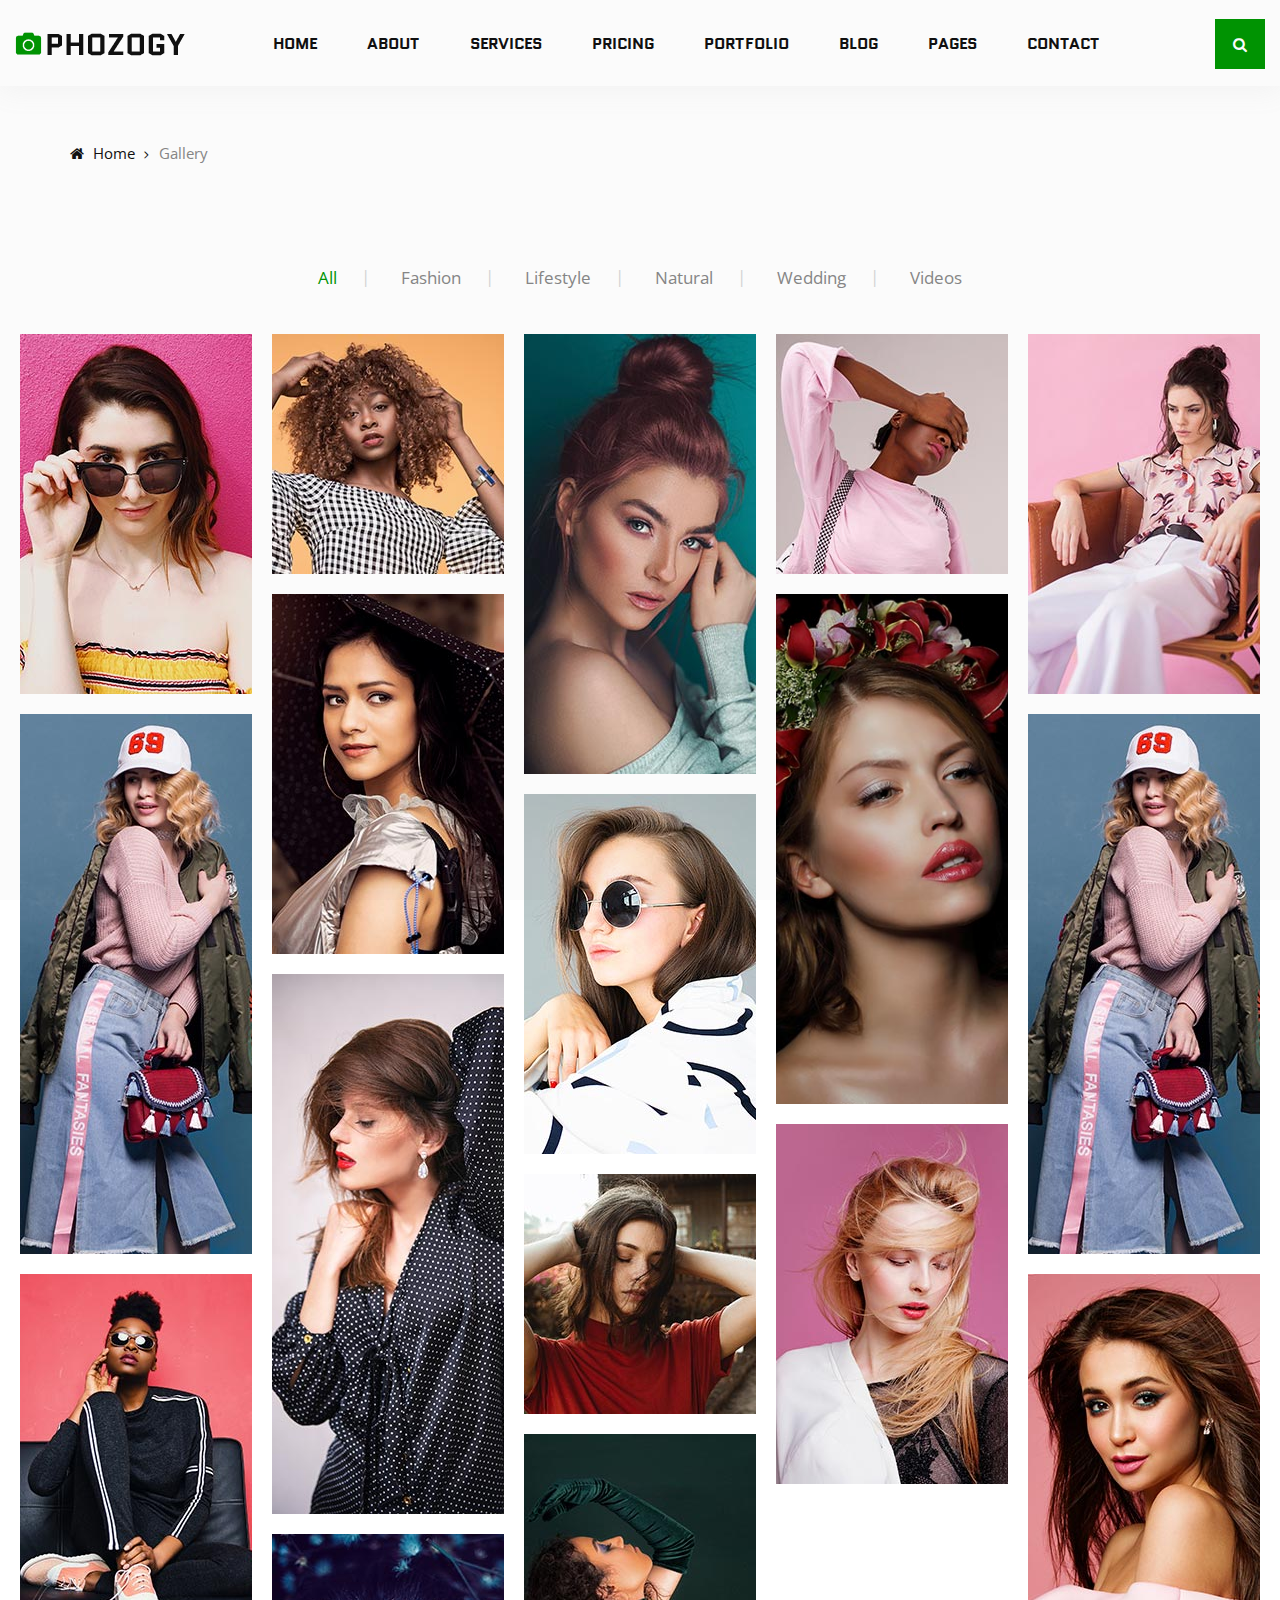
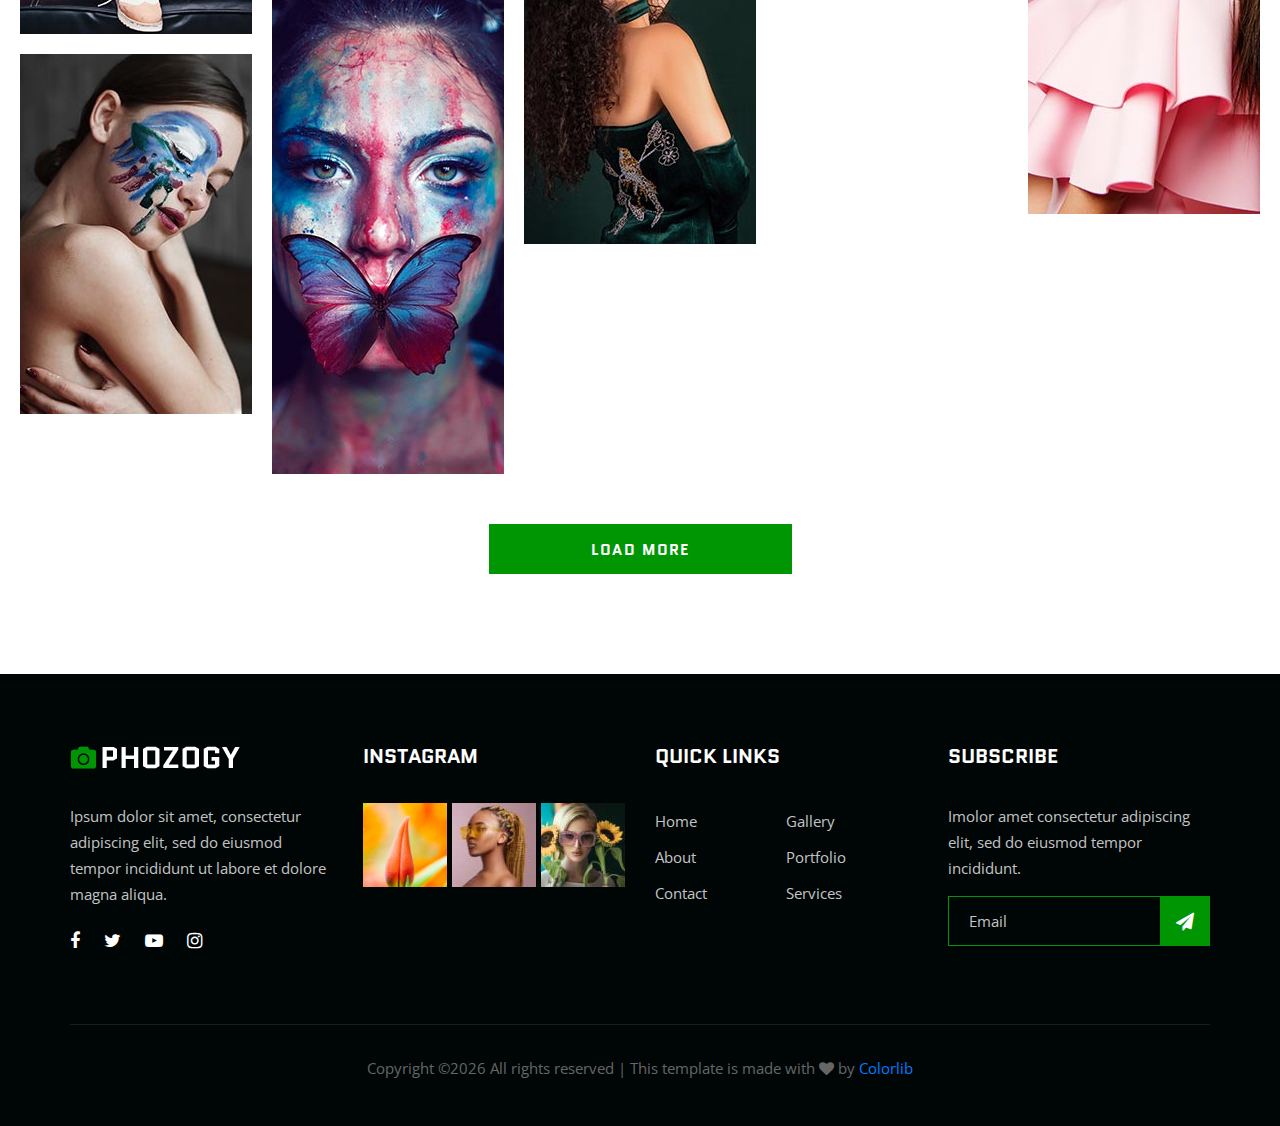
<file: ELSA2020/phozogy/phozogy/gallery.html>
<!DOCTYPE html>
<html lang="zxx">

<head>
    <meta charset="UTF-8">
    <meta name="description" content="Phozogy Template">
    <meta name="keywords" content="Phozogy, unica, creative, html">
    <meta name="viewport" content="width=device-width, initial-scale=1.0">
    <meta http-equiv="X-UA-Compatible" content="ie=edge">
    <title>Phozogy | Template</title>

    <!-- Google Font -->
    <link href="https://fonts.googleapis.com/css?family=Quantico:400,700&display=swap" rel="stylesheet">
    <link href="https://fonts.googleapis.com/css?family=Open+Sans:400,600,700&display=swap" rel="stylesheet">

    <!-- Css Styles -->
    <link rel="stylesheet" href="css/bootstrap.min.css" type="text/css">
    <link rel="stylesheet" href="css/font-awesome.min.css" type="text/css">
    <link rel="stylesheet" href="css/elegant-icons.css" type="text/css">
    <link rel="stylesheet" href="css/owl.carousel.min.css" type="text/css">
    <link rel="stylesheet" href="css/magnific-popup.css" type="text/css">
    <link rel="stylesheet" href="css/slicknav.min.css" type="text/css">
    <link rel="stylesheet" href="css/style.css" type="text/css">
</head>

<body>
    <!-- Page Preloder -->
    <div id="preloder">
        <div class="loader"></div>
    </div>

    <!-- Header Section Begin -->
    <header class="header-section header-normal">
        <div class="container-fluid">
            <div class="row">
                <div class="col-lg-12">
                    <div class="logo">
                        <a href="./index.html">
                            <img src="img/logo.png" alt="">
                        </a>
                    </div>
                    <nav class="nav-menu mobile-menu">
                        <ul>
                            <li><a href="./index.html">Home</a></li>
                            <li><a href="./about.html">About</a></li>
                            <li><a href="./services.html">Services</a></li>
                            <li><a href="./pricing.html">Pricing</a></li>
                            <li><a href="./portfolio.html">Portfolio</a></li>
                            <li><a href="./blog.html">Blog</a></li>
                            <li><a href="#">Pages</a>
                                <ul class="dropdown">
                                    <li><a href="./gallery.html">Gallery</a></li>
                                    <li><a href="./portfolio-details.html">Portfolio Details</a></li>
                                    <li><a href="./blog-details.html">Blog Details</a></li>
                                </ul>
                            </li>
                            <li><a href="./contact.html">Contact</a></li>
                        </ul>
                    </nav>
                    <div class="top-search search-switch">
                        <i class="fa fa-search"></i>
                    </div>
                    <div id="mobile-menu-wrap"></div>
                </div>
            </div>
        </div>
    </header>
    <!-- Header End -->

    <!-- Breadcrumb Begin -->
    <div class="breadcrumb-option spad">
        <div class="container">
            <div class="row">
                <div class="col-lg-12">
                    <div class="bo-links">
                        <a href="./index.html"><i class="fa fa-home"></i> Home</a>
                        <span>Gallery</span>
                    </div>
                </div>
            </div>
        </div>
    </div>
    <!-- Breadcrumb End -->

    <!-- Gallery Section Begin -->
    <div class="gallery-section spad">
        <div class="container">
            <div class="row">
                <div class="col-lg-12">
                    <div class="filter-controls">
                        <ul>
                            <li class="active" data-filter="*">All</li>
                            <li data-filter=".fashion">Fashion</li>
                            <li data-filter=".lifestyle">Lifestyle</li>
                            <li data-filter=".natural">Natural</li>
                            <li data-filter=".wedding">Wedding</li>
                            <li data-filter=".videos">Videos</li>
                        </ul>
                    </div>
                </div>
            </div>
        </div>
        <div class="container-fluid">
            <div class="row">
                <div class="col-lg-12 p-0">
                    <div class="gallery-filter">
                        <div class="gf-item set-bg fashion" data-setbg="img/gallery/gallery-1.jpg">
                            <a href="img/gallery/gallery-1.jpg" class="gf-icon image-popup"><span
                                    class="icon_plus"></span></a>
                        </div>
                        <div class="gf-item small-height set-bg lifestyle" data-setbg="img/gallery/gallery-2.jpg">
                            <a href="img/gallery/gallery-2.jpg" class="gf-icon image-popup"><span
                                    class="icon_plus"></span></a>
                        </div>
                        <div class="gf-item large-small-height set-bg natural" data-setbg="img/gallery/gallery-3.jpg">
                            <a href="img/gallery/gallery-3.jpg" class="gf-icon image-popup"><span
                                    class="icon_plus"></span></a>
                        </div>
                        <div class="gf-item small-height set-bg wedding" data-setbg="img/gallery/gallery-4.jpg">
                            <a href="img/gallery/gallery-4.jpg" class="gf-icon image-popup"><span
                                    class="icon_plus"></span></a>
                        </div>
                        <div class="gf-item set-bg lifestyle" data-setbg="img/gallery/gallery-5.jpg">
                            <a href="img/gallery/gallery-5.jpg" class="gf-icon image-popup"><span
                                    class="icon_plus"></span></a>
                        </div>
                        <div class="gf-item large-height set-bg natural" data-setbg="img/gallery/gallery-6.jpg">
                            <a href="img/gallery/gallery-6.jpg" class="gf-icon image-popup"><span
                                    class="icon_plus"></span></a>
                        </div>
                        <div class="gf-item set-bg videos" data-setbg="img/gallery/gallery-7.jpg">
                            <a href="img/gallery/gallery-7.jpg" class="gf-icon image-popup"><span
                                    class="icon_plus"></span></a>
                        </div>
                        <div class="gf-item set-bg fashion" data-setbg="img/gallery/gallery-8.jpg">
                            <a href="img/gallery/gallery-8.jpg" class="gf-icon image-popup"><span
                                    class="icon_plus"></span></a>
                        </div>
                        <div class="gf-item medium-large-height set-bg videos" data-setbg="img/gallery/gallery-9.jpg">
                            <a href="img/gallery/gallery-9.jpg" class="gf-icon image-popup"><span
                                    class="icon_plus"></span></a>
                        </div>
                        <div class="gf-item large-height set-bg fashion" data-setbg="img/gallery/gallery-6.jpg">
                            <a href="img/gallery/gallery-6.jpg" class="gf-icon image-popup"><span
                                    class="icon_plus"></span></a>
                        </div>
                        <div class="gf-item set-bg wedding" data-setbg="img/gallery/gallery-10.jpg">
                            <a href="img/gallery/gallery-10.jpg" class="gf-icon image-popup"><span
                                    class="icon_plus"></span></a>
                        </div>
                        <div class="gf-item large-height set-bg wedding" data-setbg="img/gallery/gallery-11.jpg">
                            <a href="img/gallery/gallery-11.jpg" class="gf-icon image-popup"><span
                                    class="icon_plus"></span></a>
                        </div>
                        <div class="gf-item small-height set-bg wedding" data-setbg="img/gallery/gallery-12.jpg">
                            <a href="img/gallery/gallery-12.jpg" class="gf-icon image-popup"><span
                                    class="icon_plus"></span></a>
                        </div>
                        <div class="gf-item set-bg wedding" data-setbg="img/gallery/gallery-13.jpg">
                            <a href="img/gallery/gallery-13.jpg" class="gf-icon image-popup"><span
                                    class="icon_plus"></span></a>
                        </div>
                        <div class="gf-item large-height set-bg wedding" data-setbg="img/gallery/gallery-14.jpg">
                            <a href="img/gallery/gallery-14.jpg" class="gf-icon image-popup"><span
                                    class="icon_plus"></span></a>
                        </div>
                        <div class="gf-item set-bg wedding" data-setbg="img/gallery/gallery-15.jpg">
                            <a href="img/gallery/gallery-15.jpg" class="gf-icon image-popup"><span
                                    class="icon_plus"></span></a>
                        </div>
                        <div class="gf-item large-height set-bg wedding" data-setbg="img/gallery/gallery-16.jpg">
                            <a href="img/gallery/gallery-16.jpg" class="gf-icon image-popup"><span
                                    class="icon_plus"></span></a>
                        </div>
                        <div class="gf-item medium-small-height set-bg wedding" data-setbg="img/gallery/gallery-17.jpg">
                            <a href="img/gallery/gallery-17.jpg" class="gf-icon image-popup"><span
                                    class="icon_plus"></span></a>
                        </div>
                    </div>
                </div>
            </div>
        </div>
        <div class="load-more-btn portfolio-btn">
            <a href="#">Load More</a>
        </div>
    </div>
    <!-- Gallery Section End -->

    <!-- Footer Section Begin -->
    <footer class="footer-section">
        <div class="container">
            <div class="row">
                <div class="col-lg-3 col-md-6 col-sm-6">
                    <div class="fs-about">
                        <div class="fa-logo">
                            <a href="#">
                                <img src="img/f-logo.png" alt="">
                            </a>
                        </div>
                        <p>Ipsum dolor sit amet, consectetur adipiscing elit, sed do eiusmod tempor incididunt ut labore
                            et dolore magna aliqua.</p>
                        <div class="fa-social">
                            <a href="#"><i class="fa fa-facebook"></i></a>
                            <a href="#"><i class="fa fa-twitter"></i></a>
                            <a href="#"><i class="fa fa-youtube-play"></i></a>
                            <a href="#"><i class="fa fa-instagram"></i></a>
                        </div>
                    </div>
                </div>
                <div class="col-lg-3 col-md-6 col-sm-6">
                    <div class="fs-widget">
                        <h5>Instagram</h5>
                        <div class="fw-instagram">
                            <img src="img/instagram/insta-1.jpg" alt="">
                            <img src="img/instagram/insta-2.jpg" alt="">
                            <img src="img/instagram/insta-3.jpg" alt="">
                        </div>
                    </div>
                </div>
                <div class="col-lg-3 col-md-6 col-sm-6">
                    <div class="fs-widget">
                        <h5>Quick links</h5>
                        <ul>
                            <li><a href="#">Home</a></li>
                            <li><a href="#">About</a></li>
                            <li><a href="#">Contact</a></li>
                        </ul>
                        <ul>
                            <li><a href="#">Gallery</a></li>
                            <li><a href="#">Portfolio</a></li>
                            <li><a href="#">Services</a></li>
                        </ul>
                    </div>
                </div>
                <div class="col-lg-3 col-md-6 col-sm-6">
                    <div class="fs-widget">
                        <h5>Subscribe</h5>
                        <p>Imolor amet consectetur adipiscing elit, sed do eiusmod tempor incididunt.</p>
                        <div class="fw-subscribe">
                            <form action="#">
                                <input type="text" placeholder="Email">
                                <button type="submit"><i class="fa fa-send"></i></button>
                            </form>
                        </div>
                    </div>
                </div>
                <div class="col-lg-12">
                    <div class="copyright-text">
                        <p><!-- Link back to Colorlib can't be removed. Template is licensed under CC BY 3.0. -->
  Copyright &copy;<script>document.write(new Date().getFullYear());</script> All rights reserved | This template is made with <i class="fa fa-heart" aria-hidden="true"></i> by <a href="https://colorlib.com" target="_blank">Colorlib</a>
  <!-- Link back to Colorlib can't be removed. Template is licensed under CC BY 3.0. --></p>
                    </div>
                </div>
            </div>
        </div>
    </footer>
    <!-- Footer Section End -->

    <!-- Search model Begin -->
    <div class="search-model">
        <div class="h-100 d-flex align-items-center justify-content-center">
            <div class="search-close-switch">+</div>
            <form class="search-model-form">
                <input type="text" id="search-input" placeholder="Search here.....">
            </form>
        </div>
    </div>
    <!-- Search model end -->

    <!-- Js Plugins -->
    <script src="js/jquery-3.3.1.min.js"></script>
    <script src="js/bootstrap.min.js"></script>
    <script src="js/jquery.magnific-popup.min.js"></script>
    <script src="js/isotope.pkgd.min.js"></script>
    <script src="js/masonry.pkgd.min.js"></script>
    <script src="js/jquery.slicknav.js"></script>
    <script src="js/owl.carousel.min.js"></script>
    <script src="js/main.js"></script>
</body>

</html>
</file>
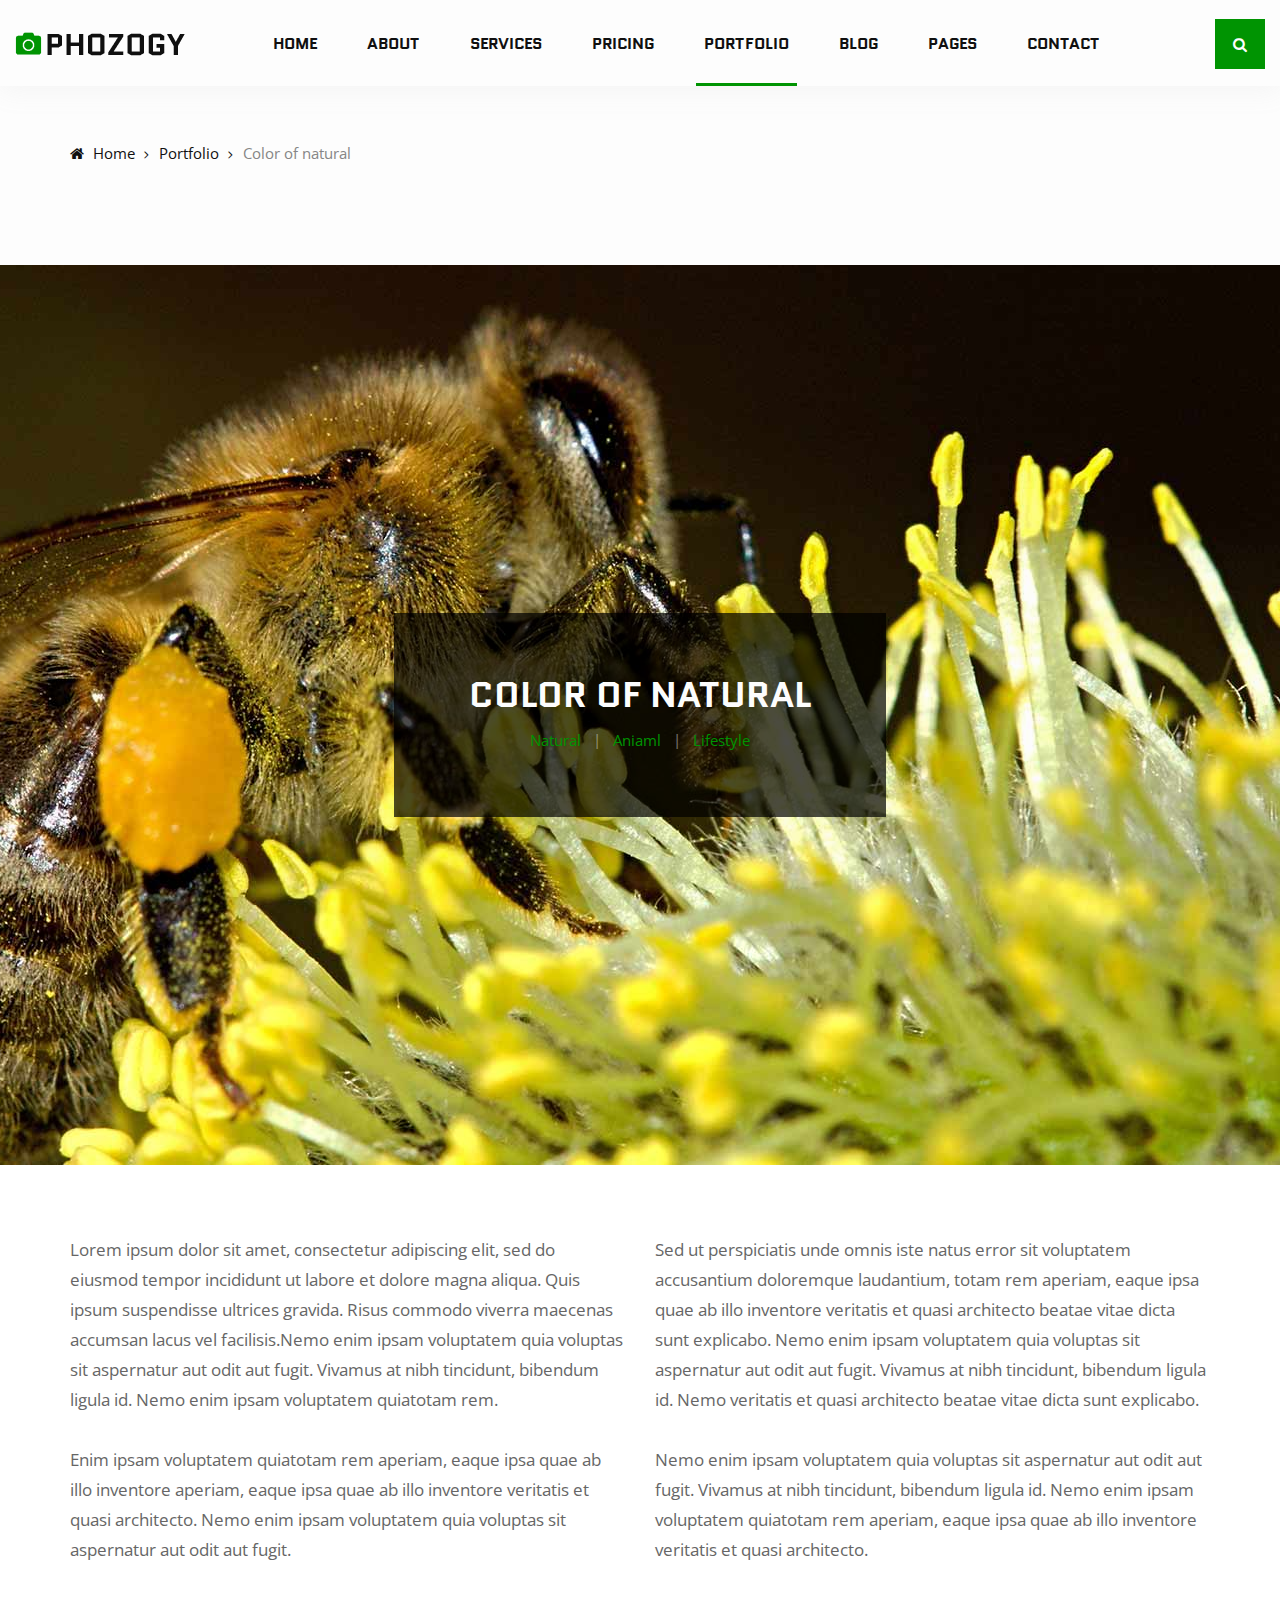
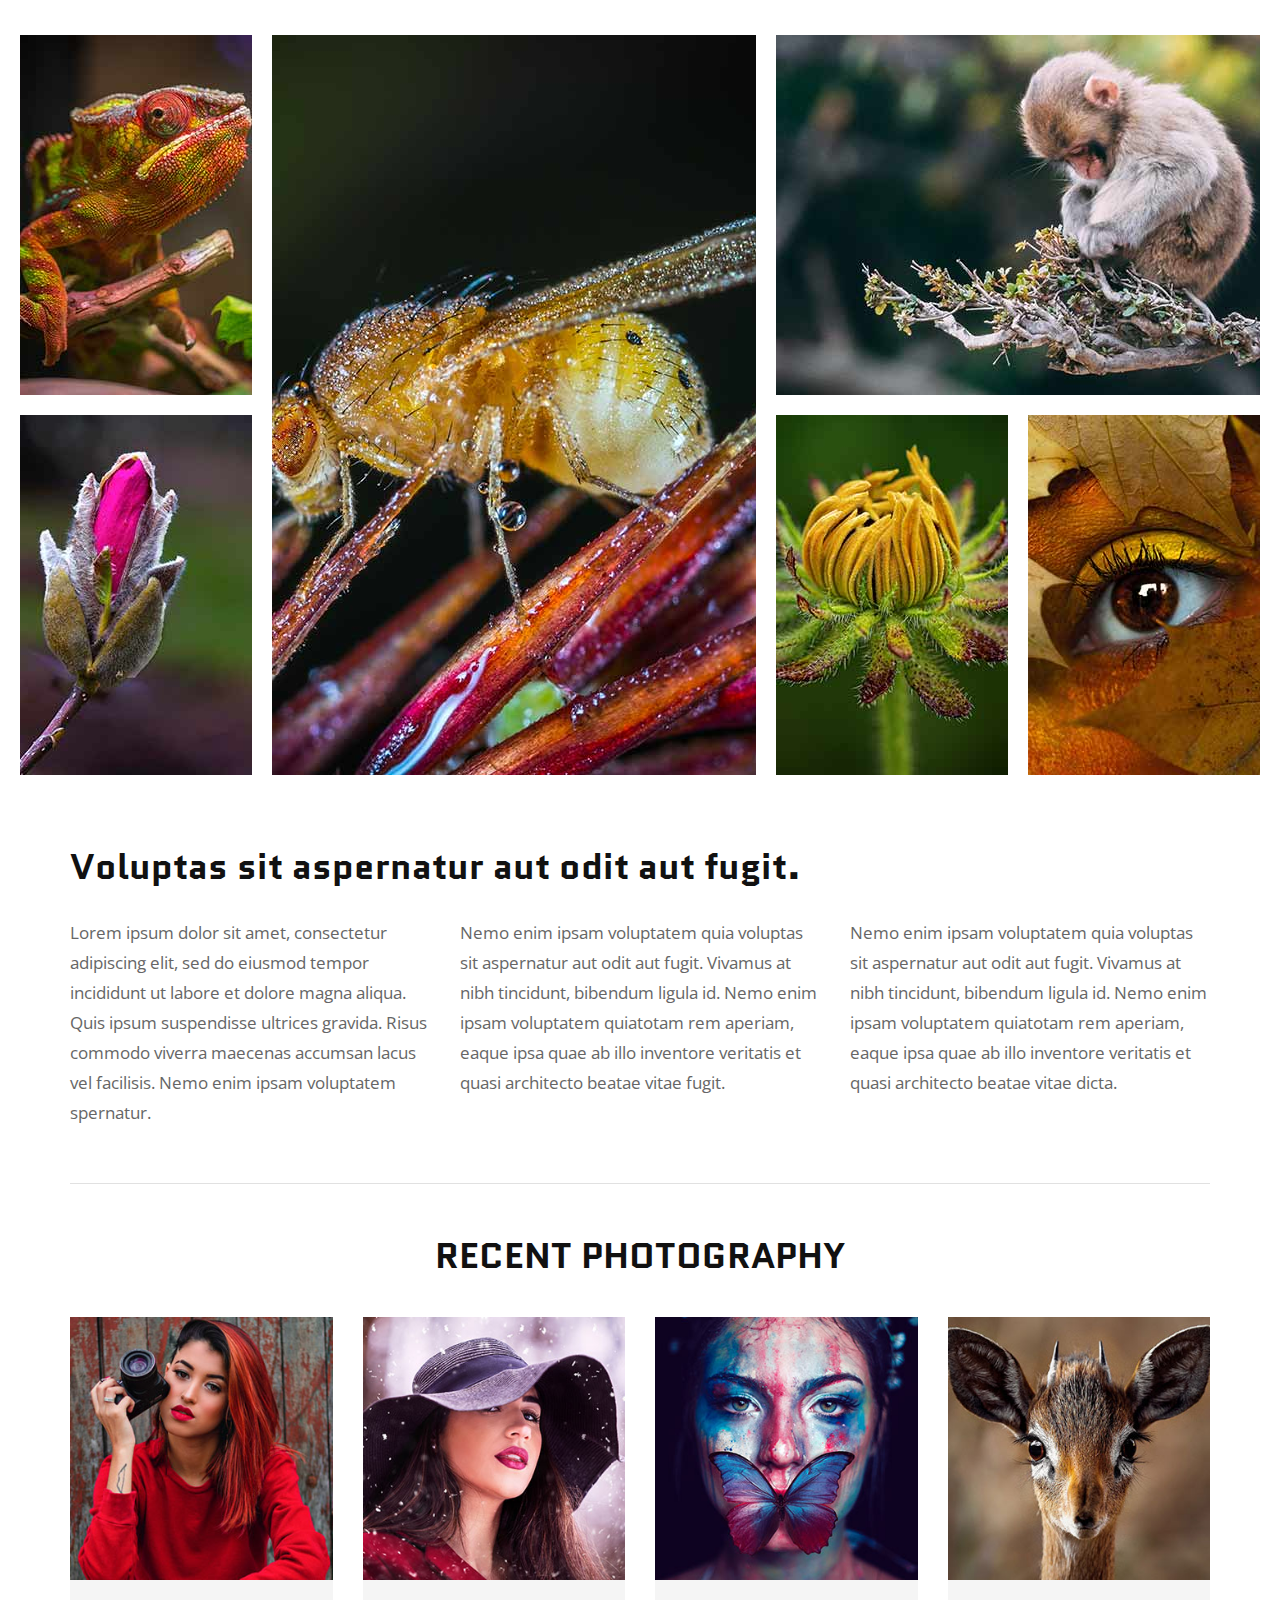
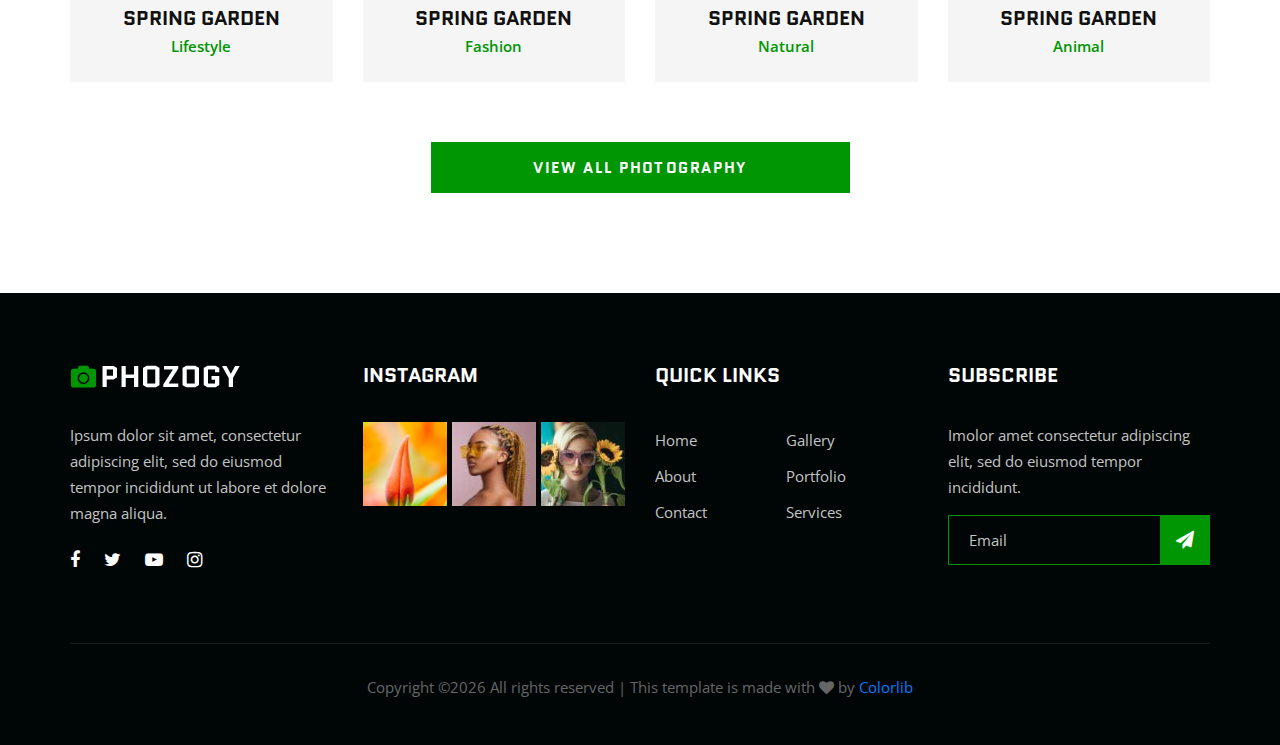
<file: ELSA2020/phozogy/phozogy/portfolio-details.html>
<!DOCTYPE html>
<html lang="zxx">

<head>
    <meta charset="UTF-8">
    <meta name="description" content="Phozogy Template">
    <meta name="keywords" content="Phozogy, unica, creative, html">
    <meta name="viewport" content="width=device-width, initial-scale=1.0">
    <meta http-equiv="X-UA-Compatible" content="ie=edge">
    <title>Phozogy | Template</title>

    <!-- Google Font -->
    <link href="https://fonts.googleapis.com/css?family=Quantico:400,700&display=swap" rel="stylesheet">
    <link href="https://fonts.googleapis.com/css?family=Open+Sans:400,600,700&display=swap" rel="stylesheet">

    <!-- Css Styles -->
    <link rel="stylesheet" href="css/bootstrap.min.css" type="text/css">
    <link rel="stylesheet" href="css/font-awesome.min.css" type="text/css">
    <link rel="stylesheet" href="css/elegant-icons.css" type="text/css">
    <link rel="stylesheet" href="css/owl.carousel.min.css" type="text/css">
    <link rel="stylesheet" href="css/magnific-popup.css" type="text/css">
    <link rel="stylesheet" href="css/slicknav.min.css" type="text/css">
    <link rel="stylesheet" href="css/style.css" type="text/css">
</head>

<body>
    <!-- Page Preloder -->
    <div id="preloder">
        <div class="loader"></div>
    </div>

    <!-- Header Section Begin -->
    <header class="header-section header-normal">
        <div class="container-fluid">
            <div class="row">
                <div class="col-lg-12">
                    <div class="logo">
                        <a href="./index.html">
                            <img src="img/logo.png" alt="">
                        </a>
                    </div>
                    <nav class="nav-menu mobile-menu">
                        <ul>
                            <li><a href="./index.html">Home</a></li>
                            <li><a href="./about.html">About</a></li>
                            <li><a href="./services.html">Services</a></li>
                            <li><a href="./pricing.html">Pricing</a></li>
                            <li class="active"><a href="./portfolio.html">Portfolio</a></li>
                            <li><a href="./blog.html">Blog</a></li>
                            <li><a href="#">Pages</a>
                                <ul class="dropdown">
                                    <li><a href="./gallery.html">Gallery</a></li>
                                    <li><a href="./portfolio-details.html">Portfolio Details</a></li>
                                    <li><a href="./blog-details.html">Blog Details</a></li>
                                </ul>
                            </li>
                            <li><a href="./contact.html">Contact</a></li>
                        </ul>
                    </nav>
                    <div class="top-search search-switch">
                        <i class="fa fa-search"></i>
                    </div>
                    <div id="mobile-menu-wrap"></div>
                </div>
            </div>
        </div>
    </header>
    <!-- Header End -->

    <!-- Breadcrumb Begin -->
    <div class="breadcrumb-option spad">
        <div class="container">
            <div class="row">
                <div class="col-lg-12">
                    <div class="bo-links">
                        <a href="./index.html"><i class="fa fa-home"></i> Home</a>
                        <a href="./portfolio.html">Portfolio</a>
                        <span>Color of natural</span>
                    </div>
                </div>
            </div>
        </div>
    </div>
    <!-- Breadcrumb End -->

    <!-- Portfolio Hero Section Begin -->
    <section class="portfolio-hero-section set-bg" data-setbg="img/portfolio/details/details-hero.jpg">
        <div class="container">
            <div class="row">
                <div class="col-lg-12">
                    <div class="ph-text">
                        <h2>Color of natural</h2>
                        <ul>
                            <li>Natural</li>
                            <li>Aniaml</li>
                            <li>Lifestyle</li>
                        </ul>
                    </div>
                </div>
            </div>
        </div>
    </section>
    <!-- Portfolio Hero Section End -->

    <!-- Portfolio Details Section Begin -->
    <section class="portfolio-details-section spad">
        <div class="container">
            <div class="row">
                <div class="col-lg-6">
                    <div class="pd-text">
                        <p>Lorem ipsum dolor sit amet, consectetur adipiscing elit, sed do eiusmod tempor incididunt ut
                            labore et dolore magna aliqua. Quis ipsum suspendisse ultrices gravida. Risus commodo
                            viverra maecenas accumsan lacus vel facilisis.Nemo enim ipsam voluptatem quia voluptas sit
                            aspernatur aut odit aut fugit. Vivamus at nibh tincidunt, bibendum ligula id. Nemo enim
                            ipsam voluptatem quiatotam rem.</p>
                        <p>Enim ipsam voluptatem quiatotam rem aperiam, eaque ipsa quae ab illo inventore aperiam, eaque
                            ipsa quae ab illo inventore veritatis et quasi architecto. Nemo enim ipsam voluptatem quia
                            voluptas sit aspernatur aut odit aut fugit.</p>
                    </div>
                </div>
                <div class="col-lg-6">
                    <div class="pd-text">
                        <p>Sed ut perspiciatis unde omnis iste natus error sit voluptatem accusantium doloremque
                            laudantium, totam rem aperiam, eaque ipsa quae ab illo inventore veritatis et quasi
                            architecto beatae vitae dicta sunt explicabo. Nemo enim ipsam voluptatem quia voluptas sit
                            aspernatur aut odit aut fugit. Vivamus at nibh tincidunt, bibendum ligula id. Nemo veritatis
                            et quasi architecto beatae vitae dicta sunt explicabo.</p>
                        <p>Nemo enim ipsam voluptatem quia voluptas sit aspernatur aut odit aut fugit. Vivamus at nibh
                            tincidunt, bibendum ligula id. Nemo enim ipsam voluptatem quiatotam rem aperiam, eaque ipsa
                            quae ab illo inventore veritatis et quasi architecto.</p>
                    </div>
                </div>
            </div>
        </div>
        <div class="portfolio-pics">
            <div class="portfolio-details-pic">
                <div class="pdp-item set-bg" data-setbg="img/portfolio/details/details-pic/dp-1.jpg"></div>
                <div class="pdp-item set-bg large-width large-height"
                    data-setbg="img/portfolio/details/details-pic/dp-2.jpg"></div>
                <div class="pdp-item set-bg large-width" data-setbg="img/portfolio/details/details-pic/dp-3.jpg"></div>
                <div class="pdp-item set-bg" data-setbg="img/portfolio/details/details-pic/dp-4.jpg"></div>
                <div class="pdp-item set-bg" data-setbg="img/portfolio/details/details-pic/dp-5.jpg"></div>
                <div class="pdp-item set-bg" data-setbg="img/portfolio/details/details-pic/dp-6.jpg"></div>
            </div>
        </div>
        <div class="pd-more-text">
            <div class="container">
                <div class="row">
                    <div class="col-lg-12">
                        <h2>Voluptas sit aspernatur aut odit aut fugit.</h2>
                    </div>
                    <div class="col-lg-4">
                        <p>Lorem ipsum dolor sit amet, consectetur adipiscing elit, sed do eiusmod tempor incididunt ut
                            labore et dolore magna aliqua. Quis ipsum suspendisse ultrices gravida. Risus commodo
                            viverra maecenas accumsan lacus vel facilisis. Nemo enim ipsam voluptatem spernatur.</p>
                    </div>
                    <div class="col-lg-4">
                        <p>Nemo enim ipsam voluptatem quia voluptas sit aspernatur aut odit aut fugit. Vivamus at nibh
                            tincidunt, bibendum ligula id. Nemo enim ipsam voluptatem quiatotam rem aperiam, eaque ipsa
                            quae ab illo inventore veritatis et quasi architecto beatae vitae fugit.</p>
                    </div>
                    <div class="col-lg-4">
                        <p>Nemo enim ipsam voluptatem quia voluptas sit aspernatur aut odit aut fugit. Vivamus at nibh
                            tincidunt, bibendum ligula id. Nemo enim ipsam voluptatem quiatotam rem aperiam, eaque ipsa
                            quae ab illo inventore veritatis et quasi architecto beatae vitae dicta.</p>
                    </div>
                </div>
            </div>
        </div>
    </section>
    <!-- Portfolio Details Section End -->

    <!-- Recent Photography Section Begin -->
    <section class="recent-photography-section spad">
        <div class="container">
            <div class="row">
                <div class="col-lg-12 text-center">
                    <div class="section-title">
                        <h2>Recent photography</h2>
                    </div>
                </div>
            </div>
            <div class="row">
                <div class="col-lg-3 col-md-6 col-sm-6">
                    <div class="rp-item">
                        <img src="img/recent-photography/rp-1.jpg" alt="">
                        <div class="rp-text">
                            <h5>SPRING GARDEN</h5>
                            <span>Lifestyle</span>
                        </div>
                    </div>
                </div>
                <div class="col-lg-3 col-md-6 col-sm-6">
                    <div class="rp-item">
                        <img src="img/recent-photography/rp-2.jpg" alt="">
                        <div class="rp-text">
                            <h5>SPRING GARDEN</h5>
                            <span>Fashion</span>
                        </div>
                    </div>
                </div>
                <div class="col-lg-3 col-md-6 col-sm-6">
                    <div class="rp-item">
                        <img src="img/recent-photography/rp-3.jpg" alt="">
                        <div class="rp-text">
                            <h5>SPRING GARDEN</h5>
                            <span>Natural</span>
                        </div>
                    </div>
                </div>
                <div class="col-lg-3 col-md-6 col-sm-6">
                    <div class="rp-item">
                        <img src="img/recent-photography/rp-4.jpg" alt="">
                        <div class="rp-text">
                            <h5>SPRING GARDEN</h5>
                            <span>Animal</span>
                        </div>
                    </div>
                </div>
            </div>
            <div class="load-more-btn portfolio-btn">
                <a href="#">View all photography</a>
            </div>
        </div>
    </section>
    <!-- Recent Photography Section End -->

    <!-- Footer Section Begin -->
    <footer class="footer-section">
        <div class="container">
            <div class="row">
                <div class="col-lg-3 col-md-6 col-sm-6">
                    <div class="fs-about">
                        <div class="fa-logo">
                            <a href="#">
                                <img src="img/f-logo.png" alt="">
                            </a>
                        </div>
                        <p>Ipsum dolor sit amet, consectetur adipiscing elit, sed do eiusmod tempor incididunt ut labore
                            et dolore magna aliqua.</p>
                        <div class="fa-social">
                            <a href="#"><i class="fa fa-facebook"></i></a>
                            <a href="#"><i class="fa fa-twitter"></i></a>
                            <a href="#"><i class="fa fa-youtube-play"></i></a>
                            <a href="#"><i class="fa fa-instagram"></i></a>
                        </div>
                    </div>
                </div>
                <div class="col-lg-3 col-md-6 col-sm-6">
                    <div class="fs-widget">
                        <h5>Instagram</h5>
                        <div class="fw-instagram">
                            <img src="img/instagram/insta-1.jpg" alt="">
                            <img src="img/instagram/insta-2.jpg" alt="">
                            <img src="img/instagram/insta-3.jpg" alt="">
                        </div>
                    </div>
                </div>
                <div class="col-lg-3 col-md-6 col-sm-6">
                    <div class="fs-widget">
                        <h5>Quick links</h5>
                        <ul>
                            <li><a href="#">Home</a></li>
                            <li><a href="#">About</a></li>
                            <li><a href="#">Contact</a></li>
                        </ul>
                        <ul>
                            <li><a href="#">Gallery</a></li>
                            <li><a href="#">Portfolio</a></li>
                            <li><a href="#">Services</a></li>
                        </ul>
                    </div>
                </div>
                <div class="col-lg-3 col-md-6 col-sm-6">
                    <div class="fs-widget">
                        <h5>Subscribe</h5>
                        <p>Imolor amet consectetur adipiscing elit, sed do eiusmod tempor incididunt.</p>
                        <div class="fw-subscribe">
                            <form action="#">
                                <input type="text" placeholder="Email">
                                <button type="submit"><i class="fa fa-send"></i></button>
                            </form>
                        </div>
                    </div>
                </div>
                <div class="col-lg-12">
                    <div class="copyright-text">
                        <p><!-- Link back to Colorlib can't be removed. Template is licensed under CC BY 3.0. -->
  Copyright &copy;<script>document.write(new Date().getFullYear());</script> All rights reserved | This template is made with <i class="fa fa-heart" aria-hidden="true"></i> by <a href="https://colorlib.com" target="_blank">Colorlib</a>
  <!-- Link back to Colorlib can't be removed. Template is licensed under CC BY 3.0. --></p>
                    </div>
                </div>
            </div>
        </div>
    </footer>
    <!-- Footer Section End -->

    <!-- Search model Begin -->
    <div class="search-model">
        <div class="h-100 d-flex align-items-center justify-content-center">
            <div class="search-close-switch">+</div>
            <form class="search-model-form">
                <input type="text" id="search-input" placeholder="Search here.....">
            </form>
        </div>
    </div>
    <!-- Search model end -->

    <!-- Js Plugins -->
    <script src="js/jquery-3.3.1.min.js"></script>
    <script src="js/bootstrap.min.js"></script>
    <script src="js/jquery.magnific-popup.min.js"></script>
    <script src="js/isotope.pkgd.min.js"></script>
    <script src="js/masonry.pkgd.min.js"></script>
    <script src="js/jquery.slicknav.js"></script>
    <script src="js/owl.carousel.min.js"></script>
    <script src="js/main.js"></script>
</body>

</html>
</file>
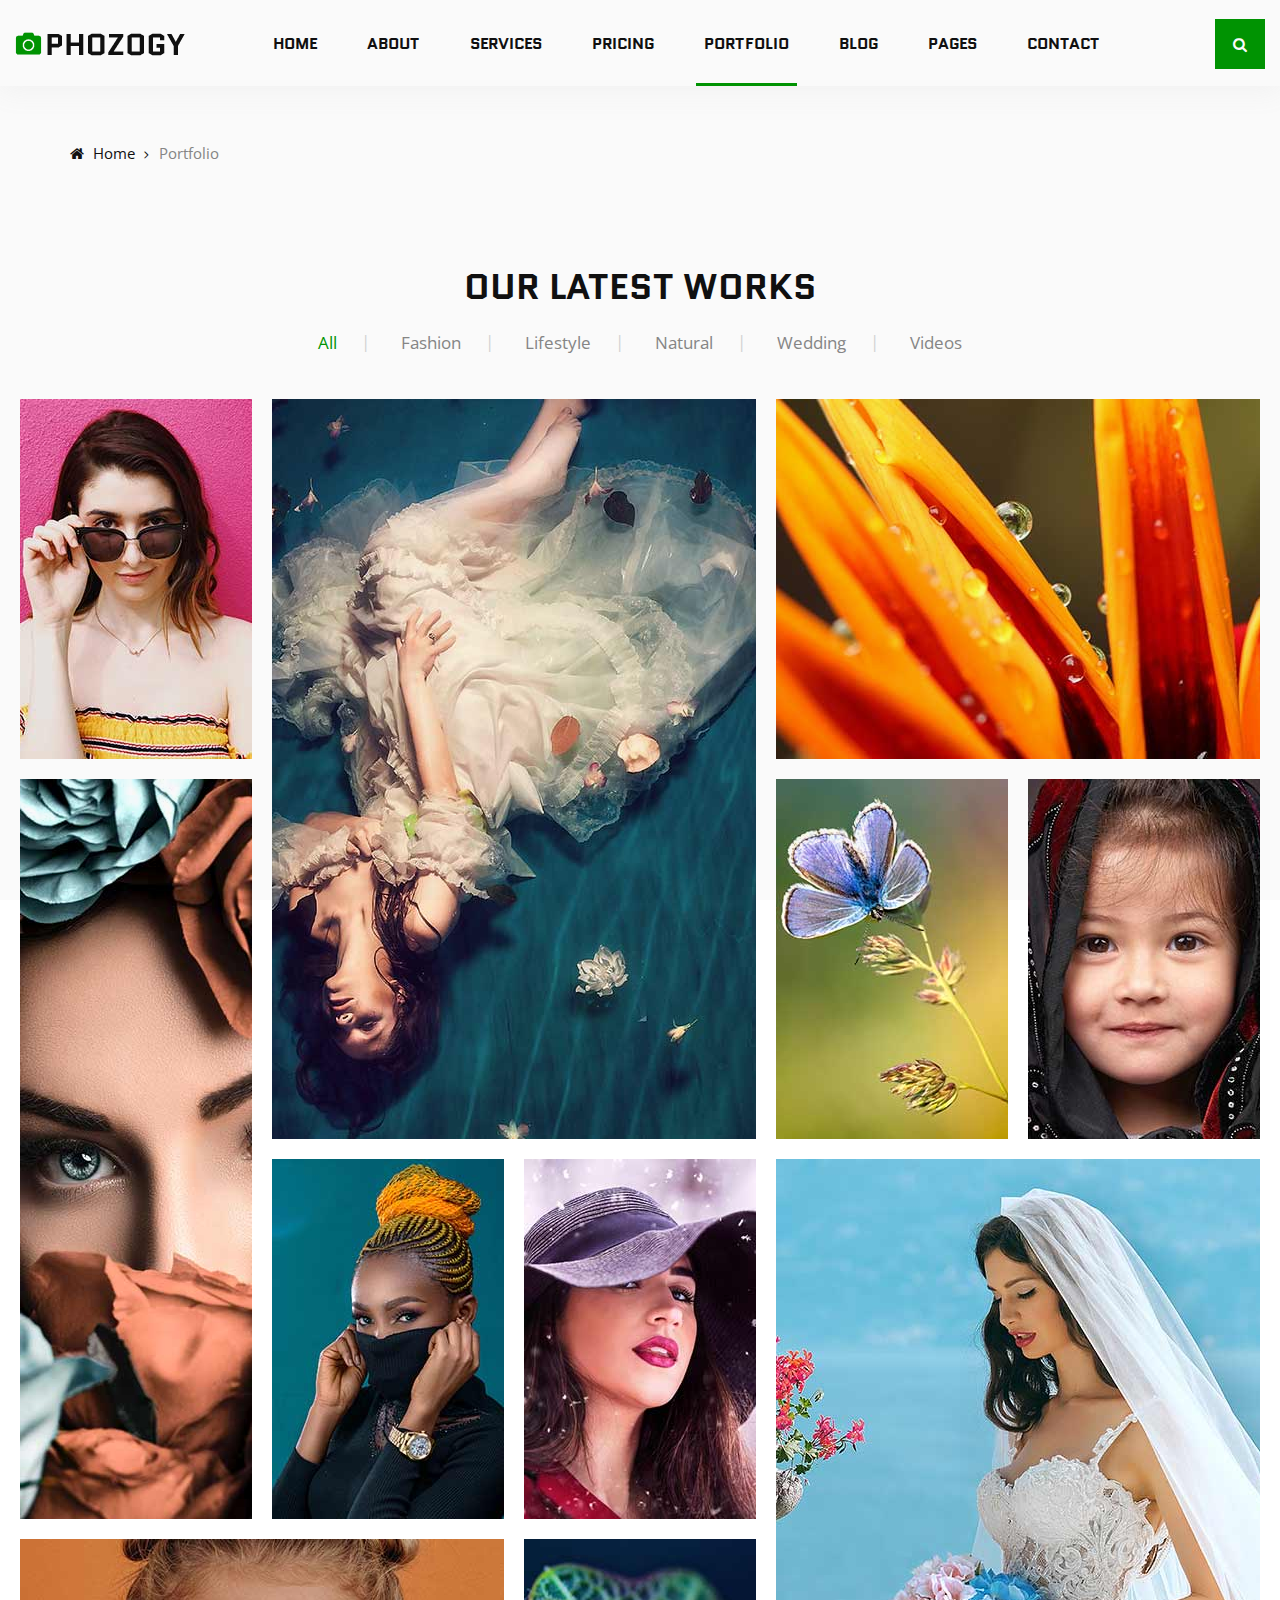
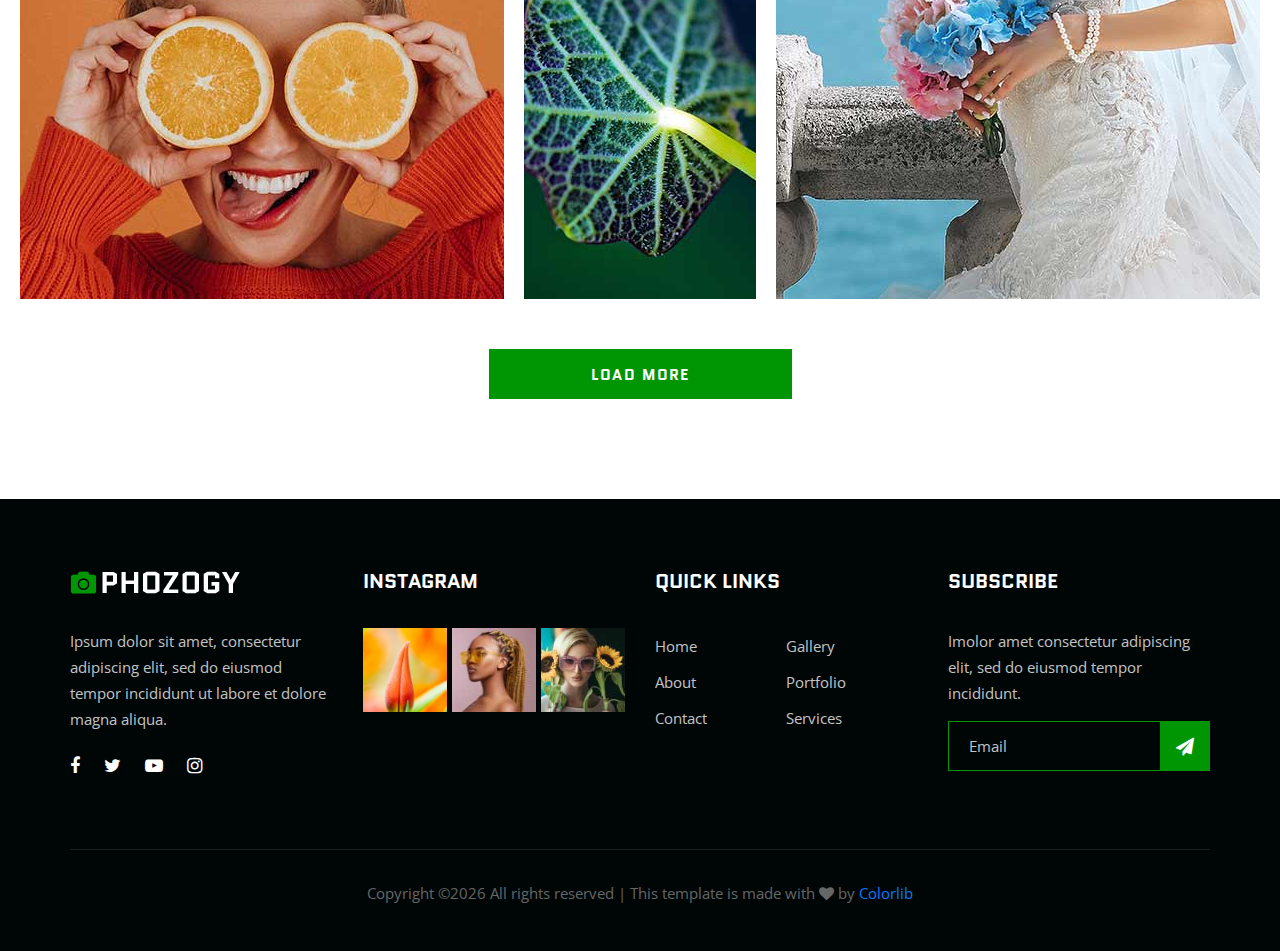
<file: ELSA2020/phozogy/phozogy/portfolio.html>
<!DOCTYPE html>
<html lang="zxx">

<head>
    <meta charset="UTF-8">
    <meta name="description" content="Phozogy Template">
    <meta name="keywords" content="Phozogy, unica, creative, html">
    <meta name="viewport" content="width=device-width, initial-scale=1.0">
    <meta http-equiv="X-UA-Compatible" content="ie=edge">
    <title>Phozogy | Template</title>

    <!-- Google Font -->
    <link href="https://fonts.googleapis.com/css?family=Quantico:400,700&display=swap" rel="stylesheet">
    <link href="https://fonts.googleapis.com/css?family=Open+Sans:400,600,700&display=swap" rel="stylesheet">

    <!-- Css Styles -->
    <link rel="stylesheet" href="css/bootstrap.min.css" type="text/css">
    <link rel="stylesheet" href="css/font-awesome.min.css" type="text/css">
    <link rel="stylesheet" href="css/elegant-icons.css" type="text/css">
    <link rel="stylesheet" href="css/owl.carousel.min.css" type="text/css">
    <link rel="stylesheet" href="css/magnific-popup.css" type="text/css">
    <link rel="stylesheet" href="css/slicknav.min.css" type="text/css">
    <link rel="stylesheet" href="css/style.css" type="text/css">
</head>

<body>
    <!-- Page Preloder -->
    <div id="preloder">
        <div class="loader"></div>
    </div>

    <!-- Header Section Begin -->
    <header class="header-section header-normal">
        <div class="container-fluid">
            <div class="row">
                <div class="col-lg-12">
                    <div class="logo">
                        <a href="./index.html">
                            <img src="img/logo.png" alt="">
                        </a>
                    </div>
                    <nav class="nav-menu mobile-menu">
                        <ul>
                            <li><a href="./index.html">Home</a></li>
                            <li><a href="./about.html">About</a></li>
                            <li><a href="./services.html">Services</a></li>
                            <li><a href="./pricing.html">Pricing</a></li>
                            <li class="active"><a href="./portfolio.html">Portfolio</a></li>
                            <li><a href="./blog.html">Blog</a></li>
                            <li><a href="#">Pages</a>
                                <ul class="dropdown">
                                    <li><a href="./gallery.html">Gallery</a></li>
                                    <li><a href="./portfolio-details.html">Portfolio Details</a></li>
                                    <li><a href="./blog-details.html">Blog Details</a></li>
                                </ul>
                            </li>
                            <li><a href="./contact.html">Contact</a></li>
                        </ul>
                    </nav>
                    <div class="top-search search-switch">
                        <i class="fa fa-search"></i>
                    </div>
                    <div id="mobile-menu-wrap"></div>
                </div>
            </div>
        </div>
    </header>
    <!-- Header End -->

    <!-- Breadcrumb Begin -->
    <div class="breadcrumb-option spad">
        <div class="container">
            <div class="row">
                <div class="col-lg-12">
                    <div class="bo-links">
                        <a href="./index.html"><i class="fa fa-home"></i> Home</a>
                        <span>Portfolio</span>
                    </div>
                </div>
            </div>
        </div>
    </div>
    <!-- Breadcrumb End -->

    <!-- Portfolio Section Begin -->
    <section class="portfolio-section portfolio-page spad">
        <div class="container">
            <div class="row">
                <div class="col-lg-12">
                    <div class="section-title">
                        <h2>Our latest works</h2>
                    </div>
                    <div class="filter-controls">
                        <ul>
                            <li class="active" data-filter="*">All</li>
                            <li data-filter=".fashion">Fashion</li>
                            <li data-filter=".lifestyle">Lifestyle</li>
                            <li data-filter=".natural">Natural</li>
                            <li data-filter=".wedding">Wedding</li>
                            <li data-filter=".videos">Videos</li>
                        </ul>
                    </div>
                </div>
            </div>
        </div>
        <div class="container-fluid">
            <div class="row">
                <div class="col-lg-12 p-0">
                    <div class="portfolio-filter">
                        <div class="pf-item set-bg fashion" data-setbg="img/portfolio/pf-1.jpg">
                            <a href="img/portfolio/pf-1.jpg" class="pf-icon image-popup"><span class="icon_plus"></span></a>
                            <div class="pf-text">
                                <h4>COLORS SPEAK</h4>
                                <span>Fashion</span>
                            </div>
                        </div>
                        <div class="pf-item large-width large-height set-bg lifestyle" data-setbg="img/portfolio/pf-2.jpg">
                            <a href="img/portfolio/pf-2.jpg" class="pf-icon image-popup"><span class="icon_plus"></span></a>
                            <div class="pf-text">
                                <h4>COLORS SPEAK</h4>
                                <span>Fashion</span>
                            </div>
                        </div>
                        <div class="pf-item large-width set-bg natural" data-setbg="img/portfolio/pf-3.jpg">
                            <a href="img/portfolio/pf-3.jpg" class="pf-icon image-popup"><span class="icon_plus"></span></a>
                            <div class="pf-text">
                                <h4>COLORS SPEAK</h4>
                                <span>Fashion</span>
                            </div>
                        </div>
                        <div class="pf-item large-height set-bg wedding" data-setbg="img/portfolio/pf-4.jpg">
                            <a href="img/portfolio/pf-4.jpg" class="pf-icon image-popup"><span class="icon_plus"></span></a>
                            <div class="pf-text">
                                <h4>COLORS SPEAK</h4>
                                <span>Fashion</span>
                            </div>
                        </div>
                        <div class="pf-item set-bg lifestyle" data-setbg="img/portfolio/pf-7.jpg">
                            <a href="img/portfolio/pf-7.jpg" class="pf-icon image-popup"><span class="icon_plus"></span></a>
                            <div class="pf-text">
                                <h4>COLORS SPEAK</h4>
                                <span>Fashion</span>
                            </div>
                        </div>
                        <div class="pf-item set-bg natural" data-setbg="img/portfolio/pf-8.jpg">
                            <a href="img/portfolio/pf-8.jpg" class="pf-icon image-popup"><span class="icon_plus"></span></a>
                            <div class="pf-text">
                                <h4>COLORS SPEAK</h4>
                                <span>Fashion</span>
                            </div>
                        </div>
                        <div class="pf-item set-bg videos" data-setbg="img/portfolio/pf-5.jpg">
                            <a href="img/portfolio/pf-5.jpg" class="pf-icon image-popup"><span class="icon_plus"></span></a>
                            <div class="pf-text">
                                <h4>COLORS SPEAK</h4>
                                <span>Fashion</span>
                            </div>
                        </div>
                        <div class="pf-item set-bg fashion" data-setbg="img/portfolio/pf-6.jpg">
                            <a href="img/portfolio/pf-6.jpg" class="pf-icon image-popup"><span class="icon_plus"></span></a>
                            <div class="pf-text">
                                <h4>COLORS SPEAK</h4>
                                <span>Fashion</span>
                            </div>
                        </div>
                        <div class="pf-item large-width set-bg videos" data-setbg="img/portfolio/pf-10.jpg">
                            <a href="img/portfolio/pf-10.jpg" class="pf-icon image-popup"><span class="icon_plus"></span></a>
                            <div class="pf-text">
                                <h4>COLORS SPEAK</h4>
                                <span>Fashion</span>
                            </div>
                        </div>
                        <div class="pf-item set-bg fashion" data-setbg="img/portfolio/pf-11.jpg">
                            <a href="img/portfolio/pf-11.jpg" class="pf-icon image-popup"><span class="icon_plus"></span></a>
                            <div class="pf-text">
                                <h4>COLORS SPEAK</h4>
                                <span>Fashion</span>
                            </div>
                        </div>
                        <div class="pf-item large-width large-height set-bg wedding" data-setbg="img/portfolio/pf-9.jpg">
                            <a href="img/portfolio/pf-9.jpg" class="pf-icon image-popup"><span class="icon_plus"></span></a>
                            <div class="pf-text">
                                <h4>COLORS SPEAK</h4>
                                <span>Fashion</span>
                            </div>
                        </div>
                    </div>
                </div>
            </div>
        </div>
        <div class="load-more-btn portfolio-btn">
            <a href="#">Load More</a>
        </div>
    </section>
    <!-- Portfolio Section End -->

    <!-- Footer Section Begin -->
    <footer class="footer-section">
        <div class="container">
            <div class="row">
                <div class="col-lg-3 col-md-6 col-sm-6">
                    <div class="fs-about">
                        <div class="fa-logo">
                            <a href="#">
                                <img src="img/f-logo.png" alt="">
                            </a>
                        </div>
                        <p>Ipsum dolor sit amet, consectetur adipiscing elit, sed do eiusmod tempor incididunt ut labore et dolore magna aliqua.</p>
                        <div class="fa-social">
                            <a href="#"><i class="fa fa-facebook"></i></a>
                            <a href="#"><i class="fa fa-twitter"></i></a>
                            <a href="#"><i class="fa fa-youtube-play"></i></a>
                            <a href="#"><i class="fa fa-instagram"></i></a>
                        </div>
                    </div>
                </div>
                <div class="col-lg-3 col-md-6 col-sm-6">
                    <div class="fs-widget">
                        <h5>Instagram</h5>
                        <div class="fw-instagram">
                            <img src="img/instagram/insta-1.jpg" alt="">
                            <img src="img/instagram/insta-2.jpg" alt="">
                            <img src="img/instagram/insta-3.jpg" alt="">
                        </div>
                    </div>
                </div>
                <div class="col-lg-3 col-md-6 col-sm-6">
                    <div class="fs-widget">
                        <h5>Quick links</h5>
                        <ul>
                            <li><a href="#">Home</a></li>
                            <li><a href="#">About</a></li>
                            <li><a href="#">Contact</a></li>
                        </ul>
                        <ul>
                            <li><a href="#">Gallery</a></li>
                            <li><a href="#">Portfolio</a></li>
                            <li><a href="#">Services</a></li>
                        </ul>
                    </div>
                </div>
                <div class="col-lg-3 col-md-6 col-sm-6">
                    <div class="fs-widget">
                        <h5>Subscribe</h5>
                        <p>Imolor amet consectetur adipiscing elit, sed do eiusmod tempor incididunt.</p>
                        <div class="fw-subscribe">
                            <form action="#">
                                <input type="text" placeholder="Email">
                                <button type="submit"><i class="fa fa-send"></i></button>
                            </form>
                        </div>
                    </div>
                </div>
                <div class="col-lg-12">
                    <div class="copyright-text">
                        <p><!-- Link back to Colorlib can't be removed. Template is licensed under CC BY 3.0. -->
  Copyright &copy;<script>document.write(new Date().getFullYear());</script> All rights reserved | This template is made with <i class="fa fa-heart" aria-hidden="true"></i> by <a href="https://colorlib.com" target="_blank">Colorlib</a>
  <!-- Link back to Colorlib can't be removed. Template is licensed under CC BY 3.0. --></p>
                    </div>
                </div>
            </div>
        </div>
    </footer>
    <!-- Footer Section End -->

    <!-- Search model Begin -->
    <div class="search-model">
        <div class="h-100 d-flex align-items-center justify-content-center">
            <div class="search-close-switch">+</div>
            <form class="search-model-form">
                <input type="text" id="search-input" placeholder="Search here.....">
            </form>
        </div>
    </div>
    <!-- Search model end -->

    <!-- Js Plugins -->
    <script src="js/jquery-3.3.1.min.js"></script>
    <script src="js/bootstrap.min.js"></script>
    <script src="js/jquery.magnific-popup.min.js"></script>
    <script src="js/isotope.pkgd.min.js"></script>
    <script src="js/masonry.pkgd.min.js"></script>
    <script src="js/jquery.slicknav.js"></script>
    <script src="js/owl.carousel.min.js"></script>
    <script src="js/main.js"></script>
</body>

</html>
</file>
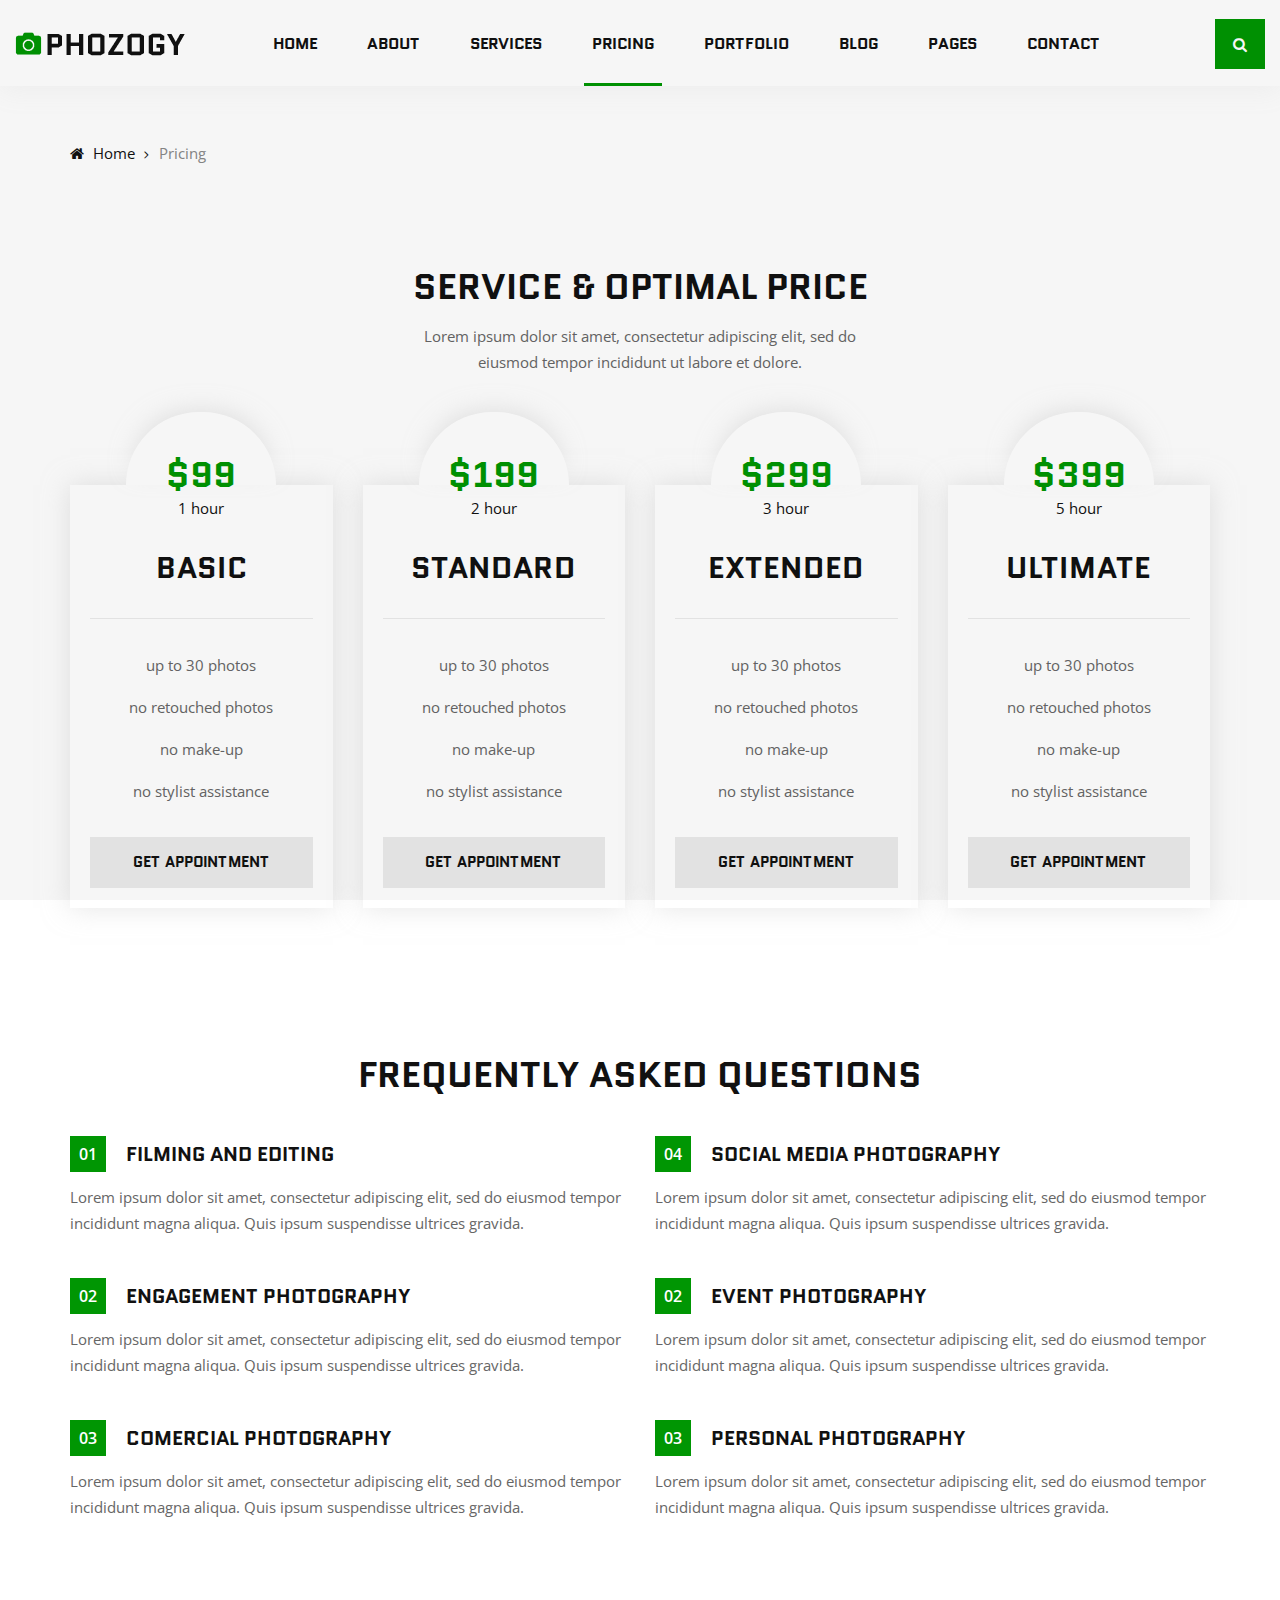
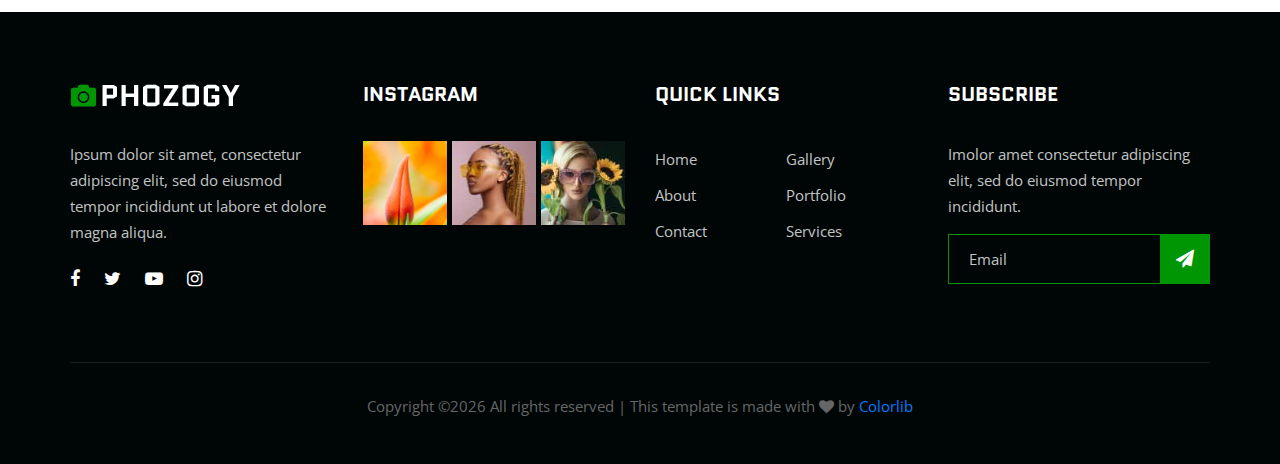
<file: ELSA2020/phozogy/phozogy/pricing.html>
<!DOCTYPE html>
<html lang="zxx">

<head>
    <meta charset="UTF-8">
    <meta name="description" content="Phozogy Template">
    <meta name="keywords" content="Phozogy, unica, creative, html">
    <meta name="viewport" content="width=device-width, initial-scale=1.0">
    <meta http-equiv="X-UA-Compatible" content="ie=edge">
    <title>Phozogy | Template</title>

    <!-- Google Font -->
    <link href="https://fonts.googleapis.com/css?family=Quantico:400,700&display=swap" rel="stylesheet">
    <link href="https://fonts.googleapis.com/css?family=Open+Sans:400,600,700&display=swap" rel="stylesheet">

    <!-- Css Styles -->
    <link rel="stylesheet" href="css/bootstrap.min.css" type="text/css">
    <link rel="stylesheet" href="css/font-awesome.min.css" type="text/css">
    <link rel="stylesheet" href="css/elegant-icons.css" type="text/css">
    <link rel="stylesheet" href="css/owl.carousel.min.css" type="text/css">
    <link rel="stylesheet" href="css/magnific-popup.css" type="text/css">
    <link rel="stylesheet" href="css/slicknav.min.css" type="text/css">
    <link rel="stylesheet" href="css/style.css" type="text/css">
</head>

<body>
    <!-- Page Preloder -->
    <div id="preloder">
        <div class="loader"></div>
    </div>

    <!-- Header Section Begin -->
    <header class="header-section header-normal">
        <div class="container-fluid">
            <div class="row">
                <div class="col-lg-12">
                    <div class="logo">
                        <a href="./index.html">
                            <img src="img/logo.png" alt="">
                        </a>
                    </div>
                    <nav class="nav-menu mobile-menu">
                        <ul>
                            <li><a href="./index.html">Home</a></li>
                            <li><a href="./about.html">About</a></li>
                            <li><a href="./services.html">Services</a></li>
                            <li class="active"><a href="./pricing.html">Pricing</a></li>
                            <li><a href="./portfolio.html">Portfolio</a></li>
                            <li><a href="./blog.html">Blog</a></li>
                            <li><a href="#">Pages</a>
                                <ul class="dropdown">
                                    <li><a href="./gallery.html">Gallery</a></li>
                                    <li><a href="./portfolio-details.html">Portfolio Details</a></li>
                                    <li><a href="./blog-details.html">Blog Details</a></li>
                                </ul>
                            </li>
                            <li><a href="./contact.html">Contact</a></li>
                        </ul>
                    </nav>
                    <div class="top-search search-switch">
                        <i class="fa fa-search"></i>
                    </div>
                    <div id="mobile-menu-wrap"></div>
                </div>
            </div>
        </div>
    </header>
    <!-- Header End -->

    <!-- Breadcrumb Begin -->
    <div class="breadcrumb-option spad">
        <div class="container">
            <div class="row">
                <div class="col-lg-12">
                    <div class="bo-links">
                        <a href="./index.html"><i class="fa fa-home"></i> Home</a>
                        <span>Pricing</span>
                    </div>
                </div>
            </div>
        </div>
    </div>
    <!-- Breadcrumb End -->

    <!-- Pricing Section Begin -->
    <section class="pricing-section spad">
        <div class="container">
            <div class="row">
                <div class="col-lg-12 text-center">
                    <div class="section-title pricing-title">
                        <h2>service & optimal price</h2>
                        <p>Lorem ipsum dolor sit amet, consectetur adipiscing elit, sed do<br /> eiusmod tempor
                            incididunt ut labore et dolore.</p>
                    </div>
                </div>
            </div>
            <div class="row">
                <div class="col-lg-3 col-md-6">
                    <div class="pricing-item">
                        <div class="pi-price">
                            <h2>$99</h2>
                            <span>1 hour</span>
                        </div>
                        <div class="pi-title">
                            <h3>Basic</h3>
                        </div>
                        <div class="pi-text">
                            <ul>
                                <li>up to 30 photos</li>
                                <li>no retouched photos</li>
                                <li>no make-up</li>
                                <li>no stylist assistance</li>
                            </ul>
                            <a href="#" class="primary-btn">Get appointment</a>
                        </div>
                    </div>
                </div>
                <div class="col-lg-3 col-md-6">
                    <div class="pricing-item">
                        <div class="pi-price">
                            <h2>$199</h2>
                            <span>2 hour</span>
                        </div>
                        <div class="pi-title">
                            <h3>Standard</h3>
                        </div>
                        <div class="pi-text">
                            <ul>
                                <li>up to 30 photos</li>
                                <li>no retouched photos</li>
                                <li>no make-up</li>
                                <li>no stylist assistance</li>
                            </ul>
                            <a href="#" class="primary-btn">Get appointment</a>
                        </div>
                    </div>
                </div>
                <div class="col-lg-3 col-md-6">
                    <div class="pricing-item">
                        <div class="pi-price">
                            <h2>$299</h2>
                            <span>3 hour</span>
                        </div>
                        <div class="pi-title">
                            <h3>Extended</h3>
                        </div>
                        <div class="pi-text">
                            <ul>
                                <li>up to 30 photos</li>
                                <li>no retouched photos</li>
                                <li>no make-up</li>
                                <li>no stylist assistance</li>
                            </ul>
                            <a href="#" class="primary-btn">Get appointment</a>
                        </div>
                    </div>
                </div>
                <div class="col-lg-3 col-md-6">
                    <div class="pricing-item">
                        <div class="pi-price">
                            <h2>$399</h2>
                            <span>5 hour</span>
                        </div>
                        <div class="pi-title">
                            <h3>Ultimate</h3>
                        </div>
                        <div class="pi-text">
                            <ul>
                                <li>up to 30 photos</li>
                                <li>no retouched photos</li>
                                <li>no make-up</li>
                                <li>no stylist assistance</li>
                            </ul>
                            <a href="#" class="primary-btn">Get appointment</a>
                        </div>
                    </div>
                </div>
            </div>
        </div>
    </section>
    <!-- Pricing Section End -->

    <!-- Services Option Section Begin -->
    <section class="services-option">
        <div class="container">
            <div class="row">
                <div class="col-lg-12 text-center">
                    <div class="section-title">
                        <h2>frequently asked questions</h2>
                    </div>
                </div>
            </div>
            <div class="row">
                <div class="col-lg-6">
                    <div class="so-item">
                        <div class="so-title">
                            <div class="so-number">01</div>
                            <h5>Filming and Editing</h5>
                        </div>
                        <p>Lorem ipsum dolor sit amet, consectetur adipiscing elit, sed do eiusmod tempor incididunt
                            magna aliqua. Quis ipsum suspendisse ultrices gravida.</p>
                    </div>
                    <div class="so-item">
                        <div class="so-title">
                            <div class="so-number">02</div>
                            <h5>Engagement photography</h5>
                        </div>
                        <p>Lorem ipsum dolor sit amet, consectetur adipiscing elit, sed do eiusmod tempor incididunt
                            magna aliqua. Quis ipsum suspendisse ultrices gravida.</p>
                    </div>
                    <div class="so-item">
                        <div class="so-title">
                            <div class="so-number">03</div>
                            <h5>Comercial photography</h5>
                        </div>
                        <p>Lorem ipsum dolor sit amet, consectetur adipiscing elit, sed do eiusmod tempor incididunt
                            magna aliqua. Quis ipsum suspendisse ultrices gravida.</p>
                    </div>
                </div>
                <div class="col-lg-6">
                    <div class="so-item">
                        <div class="so-title">
                            <div class="so-number">04</div>
                            <h5>Social media photography</h5>
                        </div>
                        <p>Lorem ipsum dolor sit amet, consectetur adipiscing elit, sed do eiusmod tempor incididunt
                            magna aliqua. Quis ipsum suspendisse ultrices gravida.</p>
                    </div>
                    <div class="so-item">
                        <div class="so-title">
                            <div class="so-number">02</div>
                            <h5>Event Photography</h5>
                        </div>
                        <p>Lorem ipsum dolor sit amet, consectetur adipiscing elit, sed do eiusmod tempor incididunt
                            magna aliqua. Quis ipsum suspendisse ultrices gravida.</p>
                    </div>
                    <div class="so-item">
                        <div class="so-title">
                            <div class="so-number">03</div>
                            <h5>personal photography</h5>
                        </div>
                        <p>Lorem ipsum dolor sit amet, consectetur adipiscing elit, sed do eiusmod tempor incididunt
                            magna aliqua. Quis ipsum suspendisse ultrices gravida.</p>
                    </div>
                </div>
            </div>
        </div>
    </section>
    <!-- Services Option Section End -->

    <!-- Footer Section Begin -->
    <footer class="footer-section">
        <div class="container">
            <div class="row">
                <div class="col-lg-3 col-md-6 col-sm-6">
                    <div class="fs-about">
                        <div class="fa-logo">
                            <a href="#">
                                <img src="img/f-logo.png" alt="">
                            </a>
                        </div>
                        <p>Ipsum dolor sit amet, consectetur adipiscing elit, sed do eiusmod tempor incididunt ut labore
                            et dolore magna aliqua.</p>
                        <div class="fa-social">
                            <a href="#"><i class="fa fa-facebook"></i></a>
                            <a href="#"><i class="fa fa-twitter"></i></a>
                            <a href="#"><i class="fa fa-youtube-play"></i></a>
                            <a href="#"><i class="fa fa-instagram"></i></a>
                        </div>
                    </div>
                </div>
                <div class="col-lg-3 col-md-6 col-sm-6">
                    <div class="fs-widget">
                        <h5>Instagram</h5>
                        <div class="fw-instagram">
                            <img src="img/instagram/insta-1.jpg" alt="">
                            <img src="img/instagram/insta-2.jpg" alt="">
                            <img src="img/instagram/insta-3.jpg" alt="">
                        </div>
                    </div>
                </div>
                <div class="col-lg-3 col-md-6 col-sm-6">
                    <div class="fs-widget">
                        <h5>Quick links</h5>
                        <ul>
                            <li><a href="#">Home</a></li>
                            <li><a href="#">About</a></li>
                            <li><a href="#">Contact</a></li>
                        </ul>
                        <ul>
                            <li><a href="#">Gallery</a></li>
                            <li><a href="#">Portfolio</a></li>
                            <li><a href="#">Services</a></li>
                        </ul>
                    </div>
                </div>
                <div class="col-lg-3 col-md-6 col-sm-6">
                    <div class="fs-widget">
                        <h5>Subscribe</h5>
                        <p>Imolor amet consectetur adipiscing elit, sed do eiusmod tempor incididunt.</p>
                        <div class="fw-subscribe">
                            <form action="#">
                                <input type="text" placeholder="Email">
                                <button type="submit"><i class="fa fa-send"></i></button>
                            </form>
                        </div>
                    </div>
                </div>
                <div class="col-lg-12">
                    <div class="copyright-text">
                        <p><!-- Link back to Colorlib can't be removed. Template is licensed under CC BY 3.0. -->
  Copyright &copy;<script>document.write(new Date().getFullYear());</script> All rights reserved | This template is made with <i class="fa fa-heart" aria-hidden="true"></i> by <a href="https://colorlib.com" target="_blank">Colorlib</a>
  <!-- Link back to Colorlib can't be removed. Template is licensed under CC BY 3.0. --></p>
                    </div>
                </div>
            </div>
        </div>
    </footer>
    <!-- Footer Section End -->

    <!-- Search model Begin -->
    <div class="search-model">
        <div class="h-100 d-flex align-items-center justify-content-center">
            <div class="search-close-switch">+</div>
            <form class="search-model-form">
                <input type="text" id="search-input" placeholder="Search here.....">
            </form>
        </div>
    </div>
    <!-- Search model end -->

    <!-- Js Plugins -->
    <script src="js/jquery-3.3.1.min.js"></script>
    <script src="js/bootstrap.min.js"></script>
    <script src="js/jquery.magnific-popup.min.js"></script>
    <script src="js/isotope.pkgd.min.js"></script>
    <script src="js/masonry.pkgd.min.js"></script>
    <script src="js/jquery.slicknav.js"></script>
    <script src="js/owl.carousel.min.js"></script>
    <script src="js/main.js"></script>
</body>

</html>
</file>
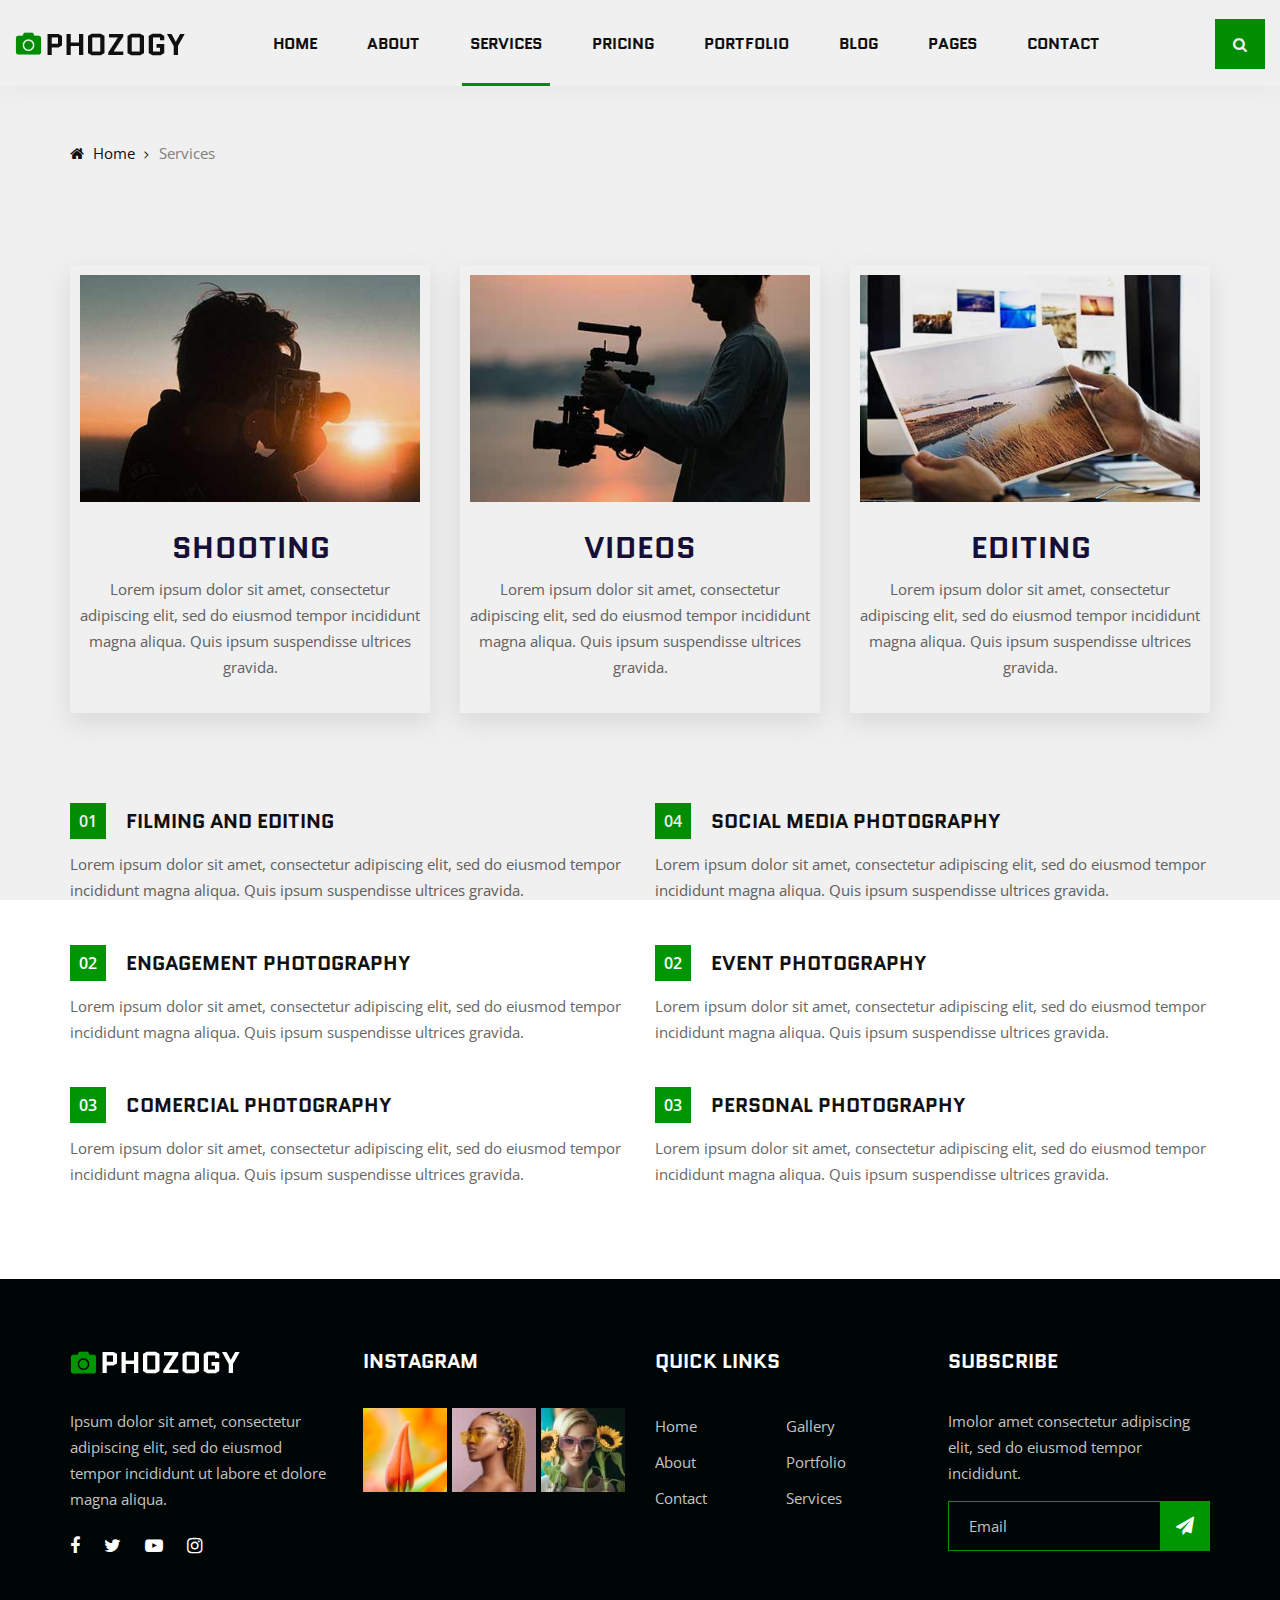
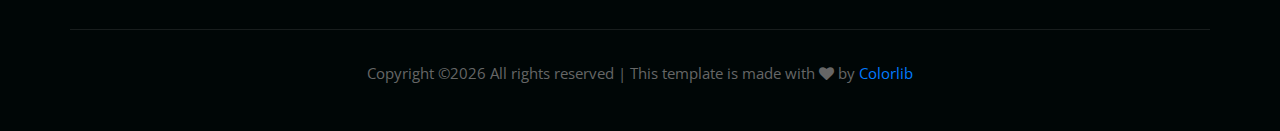
<file: ELSA2020/phozogy/phozogy/services.html>
<!DOCTYPE html>
<html lang="zxx">

<head>
    <meta charset="UTF-8">
    <meta name="description" content="Phozogy Template">
    <meta name="keywords" content="Phozogy, unica, creative, html">
    <meta name="viewport" content="width=device-width, initial-scale=1.0">
    <meta http-equiv="X-UA-Compatible" content="ie=edge">
    <title>Phozogy | Template</title>

    <!-- Google Font -->
    <link href="https://fonts.googleapis.com/css?family=Quantico:400,700&display=swap" rel="stylesheet">
    <link href="https://fonts.googleapis.com/css?family=Open+Sans:400,600,700&display=swap" rel="stylesheet">

    <!-- Css Styles -->
    <link rel="stylesheet" href="css/bootstrap.min.css" type="text/css">
    <link rel="stylesheet" href="css/font-awesome.min.css" type="text/css">
    <link rel="stylesheet" href="css/elegant-icons.css" type="text/css">
    <link rel="stylesheet" href="css/owl.carousel.min.css" type="text/css">
    <link rel="stylesheet" href="css/magnific-popup.css" type="text/css">
    <link rel="stylesheet" href="css/slicknav.min.css" type="text/css">
    <link rel="stylesheet" href="css/style.css" type="text/css">
</head>

<body>
    <!-- Page Preloder -->
    <div id="preloder">
        <div class="loader"></div>
    </div>

    <!-- Header Section Begin -->
    <header class="header-section header-normal">
        <div class="container-fluid">
            <div class="row">
                <div class="col-lg-12">
                    <div class="logo">
                        <a href="./index.html">
                            <img src="img/logo.png" alt="">
                        </a>
                    </div>
                    <nav class="nav-menu mobile-menu">
                        <ul>
                            <li><a href="./index.html">Home</a></li>
                            <li><a href="./about.html">About</a></li>
                            <li class="active"><a href="./services.html">Services</a></li>
                            <li><a href="./pricing.html">Pricing</a></li>
                            <li><a href="./portfolio.html">Portfolio</a></li>
                            <li><a href="./blog.html">Blog</a></li>
                            <li><a href="#">Pages</a>
                                <ul class="dropdown">
                                    <li><a href="./gallery.html">Gallery</a></li>
                                    <li><a href="./portfolio-details.html">Portfolio Details</a></li>
                                    <li><a href="./blog-details.html">Blog Details</a></li>
                                </ul>
                            </li>
                            <li><a href="./contact.html">Contact</a></li>
                        </ul>
                    </nav>
                    <div class="top-search search-switch">
                        <i class="fa fa-search"></i>
                    </div>
                    <div id="mobile-menu-wrap"></div>
                </div>
            </div>
        </div>
    </header>
    <!-- Header End -->

    <!-- Breadcrumb Begin -->
    <div class="breadcrumb-option spad">
        <div class="container">
            <div class="row">
                <div class="col-lg-12">
                    <div class="bo-links">
                        <a href="./index.html"><i class="fa fa-home"></i> Home</a>
                        <span>Services</span>
                    </div>
                </div>
            </div>
        </div>
    </div>
    <!-- Breadcrumb End -->

    <!-- Services Section Begin -->
    <section class="services-section services-normal spad">
        <div class="container">
            <div class="row">
                <div class="col-lg-4 col-md-6 col-sm-6">
                    <div class="services-item">
                        <img src="img/services/service-1.jpg" alt="">
                        <h3>Shooting</h3>
                        <p>Lorem ipsum dolor sit amet, consectetur adipiscing elit, sed do eiusmod tempor incididunt
                            magna aliqua. Quis ipsum suspendisse ultrices gravida.</p>
                    </div>
                </div>
                <div class="col-lg-4 col-md-6 col-sm-6">
                    <div class="services-item">
                        <img src="img/services/service-2.jpg" alt="">
                        <h3>Videos</h3>
                        <p>Lorem ipsum dolor sit amet, consectetur adipiscing elit, sed do eiusmod tempor incididunt
                            magna aliqua. Quis ipsum suspendisse ultrices gravida.</p>
                    </div>
                </div>
                <div class="col-lg-4 col-md-6 col-sm-6">
                    <div class="services-item">
                        <img src="img/services/service-3.jpg" alt="">
                        <h3>Editing</h3>
                        <p>Lorem ipsum dolor sit amet, consectetur adipiscing elit, sed do eiusmod tempor incididunt
                            magna aliqua. Quis ipsum suspendisse ultrices gravida.</p>
                    </div>
                </div>
            </div>
        </div>
    </section>
    <!-- Services Section End -->

    <!-- Services Option Section Begin -->
    <section class="services-option">
        <div class="container">
            <div class="row">
                <div class="col-lg-6">
                    <div class="so-item">
                        <div class="so-title">
                            <div class="so-number">01</div>
                            <h5>Filming and Editing</h5>
                        </div>
                        <p>Lorem ipsum dolor sit amet, consectetur adipiscing elit, sed do eiusmod tempor incididunt
                            magna aliqua. Quis ipsum suspendisse ultrices gravida.</p>
                    </div>
                    <div class="so-item">
                        <div class="so-title">
                            <div class="so-number">02</div>
                            <h5>Engagement photography</h5>
                        </div>
                        <p>Lorem ipsum dolor sit amet, consectetur adipiscing elit, sed do eiusmod tempor incididunt
                            magna aliqua. Quis ipsum suspendisse ultrices gravida.</p>
                    </div>
                    <div class="so-item">
                        <div class="so-title">
                            <div class="so-number">03</div>
                            <h5>Comercial photography</h5>
                        </div>
                        <p>Lorem ipsum dolor sit amet, consectetur adipiscing elit, sed do eiusmod tempor incididunt
                            magna aliqua. Quis ipsum suspendisse ultrices gravida.</p>
                    </div>
                </div>
                <div class="col-lg-6">
                    <div class="so-item">
                        <div class="so-title">
                            <div class="so-number">04</div>
                            <h5>Social media photography</h5>
                        </div>
                        <p>Lorem ipsum dolor sit amet, consectetur adipiscing elit, sed do eiusmod tempor incididunt
                            magna aliqua. Quis ipsum suspendisse ultrices gravida.</p>
                    </div>
                    <div class="so-item">
                        <div class="so-title">
                            <div class="so-number">02</div>
                            <h5>Event Photography</h5>
                        </div>
                        <p>Lorem ipsum dolor sit amet, consectetur adipiscing elit, sed do eiusmod tempor incididunt
                            magna aliqua. Quis ipsum suspendisse ultrices gravida.</p>
                    </div>
                    <div class="so-item">
                        <div class="so-title">
                            <div class="so-number">03</div>
                            <h5>personal photography</h5>
                        </div>
                        <p>Lorem ipsum dolor sit amet, consectetur adipiscing elit, sed do eiusmod tempor incididunt
                            magna aliqua. Quis ipsum suspendisse ultrices gravida.</p>
                    </div>
                </div>
            </div>
        </div>
    </section>
    <!-- Services Option Section End -->

    <!-- Footer Section Begin -->
    <footer class="footer-section">
        <div class="container">
            <div class="row">
                <div class="col-lg-3 col-md-6 col-sm-6">
                    <div class="fs-about">
                        <div class="fa-logo">
                            <a href="#">
                                <img src="img/f-logo.png" alt="">
                            </a>
                        </div>
                        <p>Ipsum dolor sit amet, consectetur adipiscing elit, sed do eiusmod tempor incididunt ut labore
                            et dolore magna aliqua.</p>
                        <div class="fa-social">
                            <a href="#"><i class="fa fa-facebook"></i></a>
                            <a href="#"><i class="fa fa-twitter"></i></a>
                            <a href="#"><i class="fa fa-youtube-play"></i></a>
                            <a href="#"><i class="fa fa-instagram"></i></a>
                        </div>
                    </div>
                </div>
                <div class="col-lg-3 col-md-6 col-sm-6">
                    <div class="fs-widget">
                        <h5>Instagram</h5>
                        <div class="fw-instagram">
                            <img src="img/instagram/insta-1.jpg" alt="">
                            <img src="img/instagram/insta-2.jpg" alt="">
                            <img src="img/instagram/insta-3.jpg" alt="">
                        </div>
                    </div>
                </div>
                <div class="col-lg-3 col-md-6 col-sm-6">
                    <div class="fs-widget">
                        <h5>Quick links</h5>
                        <ul>
                            <li><a href="#">Home</a></li>
                            <li><a href="#">About</a></li>
                            <li><a href="#">Contact</a></li>
                        </ul>
                        <ul>
                            <li><a href="#">Gallery</a></li>
                            <li><a href="#">Portfolio</a></li>
                            <li><a href="#">Services</a></li>
                        </ul>
                    </div>
                </div>
                <div class="col-lg-3 col-md-6 col-sm-6">
                    <div class="fs-widget">
                        <h5>Subscribe</h5>
                        <p>Imolor amet consectetur adipiscing elit, sed do eiusmod tempor incididunt.</p>
                        <div class="fw-subscribe">
                            <form action="#">
                                <input type="text" placeholder="Email">
                                <button type="submit"><i class="fa fa-send"></i></button>
                            </form>
                        </div>
                    </div>
                </div>
                <div class="col-lg-12">
                    <div class="copyright-text">
                        <p><!-- Link back to Colorlib can't be removed. Template is licensed under CC BY 3.0. -->
  Copyright &copy;<script>document.write(new Date().getFullYear());</script> All rights reserved | This template is made with <i class="fa fa-heart" aria-hidden="true"></i> by <a href="https://colorlib.com" target="_blank">Colorlib</a>
  <!-- Link back to Colorlib can't be removed. Template is licensed under CC BY 3.0. --></p>
                    </div>
                </div>
            </div>
        </div>
    </footer>
    <!-- Footer Section End -->

    <!-- Search model Begin -->
    <div class="search-model">
        <div class="h-100 d-flex align-items-center justify-content-center">
            <div class="search-close-switch">+</div>
            <form class="search-model-form">
                <input type="text" id="search-input" placeholder="Search here.....">
            </form>
        </div>
    </div>
    <!-- Search model end -->

    <!-- Js Plugins -->
    <script src="js/jquery-3.3.1.min.js"></script>
    <script src="js/bootstrap.min.js"></script>
    <script src="js/jquery.magnific-popup.min.js"></script>
    <script src="js/isotope.pkgd.min.js"></script>
    <script src="js/masonry.pkgd.min.js"></script>
    <script src="js/jquery.slicknav.js"></script>
    <script src="js/owl.carousel.min.js"></script>
    <script src="js/main.js"></script>
</body>

</html>
</file>
<file: ELSA2020/phozogy/phozogy/css/elegant-icons.css>
@font-face {
    font-family: 'ElegantIcons';
    src: url('../fonts/ElegantIcons.eot');
    src: url('../fonts/ElegantIcons.eot?#iefix') format('embedded-opentype'),
    url('../fonts/ElegantIcons.woff') format('woff'),
    url('../fonts/ElegantIcons.ttf') format('truetype'),
    url('../fonts/ElegantIcons.svg#ElegantIcons') format('svg');
    font-weight: normal;
    font-style: normal;
}

/* Use the following CSS code if you want to use data attributes for inserting your icons */
[data-icon]:before {
    font-family: 'ElegantIcons';
    content: attr(data-icon);
    speak: none;
    font-weight: normal;
    font-variant: normal;
    text-transform: none;
    line-height: 1;
    -webkit-font-smoothing: antialiased;
    -moz-osx-font-smoothing: grayscale;
}

/* Use the following CSS code if you want to have a class per icon */
/*
Instead of a list of all class selectors,
you can use the generic selector below, but it's slower:
[class*="your-class-prefix"] {
*/
.arrow_up, .arrow_down, .arrow_left, .arrow_right, .arrow_left-up, .arrow_right-up, .arrow_right-down, .arrow_left-down, .arrow-up-down, .arrow_up-down_alt, .arrow_left-right_alt, .arrow_left-right, .arrow_expand_alt2, .arrow_expand_alt, .arrow_condense, .arrow_expand, .arrow_move, .arrow_carrot-up, .arrow_carrot-down, .arrow_carrot-left, .arrow_carrot-right, .arrow_carrot-2up, .arrow_carrot-2down, .arrow_carrot-2left, .arrow_carrot-2right, .arrow_carrot-up_alt2, .arrow_carrot-down_alt2, .arrow_carrot-left_alt2, .arrow_carrot-right_alt2, .arrow_carrot-2up_alt2, .arrow_carrot-2down_alt2, .arrow_carrot-2left_alt2, .arrow_carrot-2right_alt2, .arrow_triangle-up, .arrow_triangle-down, .arrow_triangle-left, .arrow_triangle-right, .arrow_triangle-up_alt2, .arrow_triangle-down_alt2, .arrow_triangle-left_alt2, .arrow_triangle-right_alt2, .arrow_back, .icon_minus-06, .icon_plus, .icon_close, .icon_check, .icon_minus_alt2, .icon_plus_alt2, .icon_close_alt2, .icon_check_alt2, .icon_zoom-out_alt, .icon_zoom-in_alt, .icon_search, .icon_box-empty, .icon_box-selected, .icon_minus-box, .icon_plus-box, .icon_box-checked, .icon_circle-empty, .icon_circle-slelected, .icon_stop_alt2, .icon_stop, .icon_pause_alt2, .icon_pause, .icon_menu, .icon_menu-square_alt2, .icon_menu-circle_alt2, .icon_ul, .icon_ol, .icon_adjust-horiz, .icon_adjust-vert, .icon_document_alt, .icon_documents_alt, .icon_pencil, .icon_pencil-edit_alt, .icon_pencil-edit, .icon_folder-alt, .icon_folder-open_alt, .icon_folder-add_alt, .icon_info_alt, .icon_error-oct_alt, .icon_error-circle_alt, .icon_error-triangle_alt, .icon_question_alt2, .icon_question, .icon_comment_alt, .icon_chat_alt, .icon_vol-mute_alt, .icon_volume-low_alt, .icon_volume-high_alt, .icon_quotations, .icon_quotations_alt2, .icon_clock_alt, .icon_lock_alt, .icon_lock-open_alt, .icon_key_alt, .icon_cloud_alt, .icon_cloud-upload_alt, .icon_cloud-download_alt, .icon_image, .icon_images, .icon_lightbulb_alt, .icon_gift_alt, .icon_house_alt, .icon_genius, .icon_mobile, .icon_tablet, .icon_laptop, .icon_desktop, .icon_camera_alt, .icon_mail_alt, .icon_cone_alt, .icon_ribbon_alt, .icon_bag_alt, .icon_creditcard, .icon_cart_alt, .icon_paperclip, .icon_tag_alt, .icon_tags_alt, .icon_trash_alt, .icon_cursor_alt, .icon_mic_alt, .icon_compass_alt, .icon_pin_alt, .icon_pushpin_alt, .icon_map_alt, .icon_drawer_alt, .icon_toolbox_alt, .icon_book_alt, .icon_calendar, .icon_film, .icon_table, .icon_contacts_alt, .icon_headphones, .icon_lifesaver, .icon_piechart, .icon_refresh, .icon_link_alt, .icon_link, .icon_loading, .icon_blocked, .icon_archive_alt, .icon_heart_alt, .icon_star_alt, .icon_star-half_alt, .icon_star, .icon_star-half, .icon_tools, .icon_tool, .icon_cog, .icon_cogs, .arrow_up_alt, .arrow_down_alt, .arrow_left_alt, .arrow_right_alt, .arrow_left-up_alt, .arrow_right-up_alt, .arrow_right-down_alt, .arrow_left-down_alt, .arrow_condense_alt, .arrow_expand_alt3, .arrow_carrot_up_alt, .arrow_carrot-down_alt, .arrow_carrot-left_alt, .arrow_carrot-right_alt, .arrow_carrot-2up_alt, .arrow_carrot-2dwnn_alt, .arrow_carrot-2left_alt, .arrow_carrot-2right_alt, .arrow_triangle-up_alt, .arrow_triangle-down_alt, .arrow_triangle-left_alt, .arrow_triangle-right_alt, .icon_minus_alt, .icon_plus_alt, .icon_close_alt, .icon_check_alt, .icon_zoom-out, .icon_zoom-in, .icon_stop_alt, .icon_menu-square_alt, .icon_menu-circle_alt, .icon_document, .icon_documents, .icon_pencil_alt, .icon_folder, .icon_folder-open, .icon_folder-add, .icon_folder_upload, .icon_folder_download, .icon_info, .icon_error-circle, .icon_error-oct, .icon_error-triangle, .icon_question_alt, .icon_comment, .icon_chat, .icon_vol-mute, .icon_volume-low, .icon_volume-high, .icon_quotations_alt, .icon_clock, .icon_lock, .icon_lock-open, .icon_key, .icon_cloud, .icon_cloud-upload, .icon_cloud-download, .icon_lightbulb, .icon_gift, .icon_house, .icon_camera, .icon_mail, .icon_cone, .icon_ribbon, .icon_bag, .icon_cart, .icon_tag, .icon_tags, .icon_trash, .icon_cursor, .icon_mic, .icon_compass, .icon_pin, .icon_pushpin, .icon_map, .icon_drawer, .icon_toolbox, .icon_book, .icon_contacts, .icon_archive, .icon_heart, .icon_profile, .icon_group, .icon_grid-2x2, .icon_grid-3x3, .icon_music, .icon_pause_alt, .icon_phone, .icon_upload, .icon_download, .social_facebook, .social_twitter, .social_pinterest, .social_googleplus, .social_tumblr, .social_tumbleupon, .social_wordpress, .social_instagram, .social_dribbble, .social_vimeo, .social_linkedin, .social_rss, .social_deviantart, .social_share, .social_myspace, .social_skype, .social_youtube, .social_picassa, .social_googledrive, .social_flickr, .social_blogger, .social_spotify, .social_delicious, .social_facebook_circle, .social_twitter_circle, .social_pinterest_circle, .social_googleplus_circle, .social_tumblr_circle, .social_stumbleupon_circle, .social_wordpress_circle, .social_instagram_circle, .social_dribbble_circle, .social_vimeo_circle, .social_linkedin_circle, .social_rss_circle, .social_deviantart_circle, .social_share_circle, .social_myspace_circle, .social_skype_circle, .social_youtube_circle, .social_picassa_circle, .social_googledrive_alt2, .social_flickr_circle, .social_blogger_circle, .social_spotify_circle, .social_delicious_circle, .social_facebook_square, .social_twitter_square, .social_pinterest_square, .social_googleplus_square, .social_tumblr_square, .social_stumbleupon_square, .social_wordpress_square, .social_instagram_square, .social_dribbble_square, .social_vimeo_square, .social_linkedin_square, .social_rss_square, .social_deviantart_square, .social_share_square, .social_myspace_square, .social_skype_square, .social_youtube_square, .social_picassa_square, .social_googledrive_square, .social_flickr_square, .social_blogger_square, .social_spotify_square, .social_delicious_square, .icon_printer, .icon_calulator, .icon_building, .icon_floppy, .icon_drive, .icon_search-2, .icon_id, .icon_id-2, .icon_puzzle, .icon_like, .icon_dislike, .icon_mug, .icon_currency, .icon_wallet, .icon_pens, .icon_easel, .icon_flowchart, .icon_datareport, .icon_briefcase, .icon_shield, .icon_percent, .icon_globe, .icon_globe-2, .icon_target, .icon_hourglass, .icon_balance, .icon_rook, .icon_printer-alt, .icon_calculator_alt, .icon_building_alt, .icon_floppy_alt, .icon_drive_alt, .icon_search_alt, .icon_id_alt, .icon_id-2_alt, .icon_puzzle_alt, .icon_like_alt, .icon_dislike_alt, .icon_mug_alt, .icon_currency_alt, .icon_wallet_alt, .icon_pens_alt, .icon_easel_alt, .icon_flowchart_alt, .icon_datareport_alt, .icon_briefcase_alt, .icon_shield_alt, .icon_percent_alt, .icon_globe_alt, .icon_clipboard {
    font-family: 'ElegantIcons';
    speak: none;
    font-style: normal;
    font-weight: normal;
    font-variant: normal;
    text-transform: none;
    line-height: 1;
    -webkit-font-smoothing: antialiased;
}

.arrow_up:before {
    content: "\21";
}

.arrow_down:before {
    content: "\22";
}

.arrow_left:before {
    content: "\23";
}

.arrow_right:before {
    content: "\24";
}

.arrow_left-up:before {
    content: "\25";
}

.arrow_right-up:before {
    content: "\26";
}

.arrow_right-down:before {
    content: "\27";
}

.arrow_left-down:before {
    content: "\28";
}

.arrow-up-down:before {
    content: "\29";
}

.arrow_up-down_alt:before {
    content: "\2a";
}

.arrow_left-right_alt:before {
    content: "\2b";
}

.arrow_left-right:before {
    content: "\2c";
}

.arrow_expand_alt2:before {
    content: "\2d";
}

.arrow_expand_alt:before {
    content: "\2e";
}

.arrow_condense:before {
    content: "\2f";
}

.arrow_expand:before {
    content: "\30";
}

.arrow_move:before {
    content: "\31";
}

.arrow_carrot-up:before {
    content: "\32";
}

.arrow_carrot-down:before {
    content: "\33";
}

.arrow_carrot-left:before {
    content: "\34";
}

.arrow_carrot-right:before {
    content: "\35";
}

.arrow_carrot-2up:before {
    content: "\36";
}

.arrow_carrot-2down:before {
    content: "\37";
}

.arrow_carrot-2left:before {
    content: "\38";
}

.arrow_carrot-2right:before {
    content: "\39";
}

.arrow_carrot-up_alt2:before {
    content: "\3a";
}

.arrow_carrot-down_alt2:before {
    content: "\3b";
}

.arrow_carrot-left_alt2:before {
    content: "\3c";
}

.arrow_carrot-right_alt2:before {
    content: "\3d";
}

.arrow_carrot-2up_alt2:before {
    content: "\3e";
}

.arrow_carrot-2down_alt2:before {
    content: "\3f";
}

.arrow_carrot-2left_alt2:before {
    content: "\40";
}

.arrow_carrot-2right_alt2:before {
    content: "\41";
}

.arrow_triangle-up:before {
    content: "\42";
}

.arrow_triangle-down:before {
    content: "\43";
}

.arrow_triangle-left:before {
    content: "\44";
}

.arrow_triangle-right:before {
    content: "\45";
}

.arrow_triangle-up_alt2:before {
    content: "\46";
}

.arrow_triangle-down_alt2:before {
    content: "\47";
}

.arrow_triangle-left_alt2:before {
    content: "\48";
}

.arrow_triangle-right_alt2:before {
    content: "\49";
}

.arrow_back:before {
    content: "\4a";
}

.icon_minus-06:before {
    content: "\4b";
}

.icon_plus:before {
    content: "\4c";
}

.icon_close:before {
    content: "\4d";
}

.icon_check:before {
    content: "\4e";
}

.icon_minus_alt2:before {
    content: "\4f";
}

.icon_plus_alt2:before {
    content: "\50";
}

.icon_close_alt2:before {
    content: "\51";
}

.icon_check_alt2:before {
    content: "\52";
}

.icon_zoom-out_alt:before {
    content: "\53";
}

.icon_zoom-in_alt:before {
    content: "\54";
}

.icon_search:before {
    content: "\55";
}

.icon_box-empty:before {
    content: "\56";
}

.icon_box-selected:before {
    content: "\57";
}

.icon_minus-box:before {
    content: "\58";
}

.icon_plus-box:before {
    content: "\59";
}

.icon_box-checked:before {
    content: "\5a";
}

.icon_circle-empty:before {
    content: "\5b";
}

.icon_circle-slelected:before {
    content: "\5c";
}

.icon_stop_alt2:before {
    content: "\5d";
}

.icon_stop:before {
    content: "\5e";
}

.icon_pause_alt2:before {
    content: "\5f";
}

.icon_pause:before {
    content: "\60";
}

.icon_menu:before {
    content: "\61";
}

.icon_menu-square_alt2:before {
    content: "\62";
}

.icon_menu-circle_alt2:before {
    content: "\63";
}

.icon_ul:before {
    content: "\64";
}

.icon_ol:before {
    content: "\65";
}

.icon_adjust-horiz:before {
    content: "\66";
}

.icon_adjust-vert:before {
    content: "\67";
}

.icon_document_alt:before {
    content: "\68";
}

.icon_documents_alt:before {
    content: "\69";
}

.icon_pencil:before {
    content: "\6a";
}

.icon_pencil-edit_alt:before {
    content: "\6b";
}

.icon_pencil-edit:before {
    content: "\6c";
}

.icon_folder-alt:before {
    content: "\6d";
}

.icon_folder-open_alt:before {
    content: "\6e";
}

.icon_folder-add_alt:before {
    content: "\6f";
}

.icon_info_alt:before {
    content: "\70";
}

.icon_error-oct_alt:before {
    content: "\71";
}

.icon_error-circle_alt:before {
    content: "\72";
}

.icon_error-triangle_alt:before {
    content: "\73";
}

.icon_question_alt2:before {
    content: "\74";
}

.icon_question:before {
    content: "\75";
}

.icon_comment_alt:before {
    content: "\76";
}

.icon_chat_alt:before {
    content: "\77";
}

.icon_vol-mute_alt:before {
    content: "\78";
}

.icon_volume-low_alt:before {
    content: "\79";
}

.icon_volume-high_alt:before {
    content: "\7a";
}

.icon_quotations:before {
    content: "\7b";
}

.icon_quotations_alt2:before {
    content: "\7c";
}

.icon_clock_alt:before {
    content: "\7d";
}

.icon_lock_alt:before {
    content: "\7e";
}

.icon_lock-open_alt:before {
    content: "\e000";
}

.icon_key_alt:before {
    content: "\e001";
}

.icon_cloud_alt:before {
    content: "\e002";
}

.icon_cloud-upload_alt:before {
    content: "\e003";
}

.icon_cloud-download_alt:before {
    content: "\e004";
}

.icon_image:before {
    content: "\e005";
}

.icon_images:before {
    content: "\e006";
}

.icon_lightbulb_alt:before {
    content: "\e007";
}

.icon_gift_alt:before {
    content: "\e008";
}

.icon_house_alt:before {
    content: "\e009";
}

.icon_genius:before {
    content: "\e00a";
}

.icon_mobile:before {
    content: "\e00b";
}

.icon_tablet:before {
    content: "\e00c";
}

.icon_laptop:before {
    content: "\e00d";
}

.icon_desktop:before {
    content: "\e00e";
}

.icon_camera_alt:before {
    content: "\e00f";
}

.icon_mail_alt:before {
    content: "\e010";
}

.icon_cone_alt:before {
    content: "\e011";
}

.icon_ribbon_alt:before {
    content: "\e012";
}

.icon_bag_alt:before {
    content: "\e013";
}

.icon_creditcard:before {
    content: "\e014";
}

.icon_cart_alt:before {
    content: "\e015";
}

.icon_paperclip:before {
    content: "\e016";
}

.icon_tag_alt:before {
    content: "\e017";
}

.icon_tags_alt:before {
    content: "\e018";
}

.icon_trash_alt:before {
    content: "\e019";
}

.icon_cursor_alt:before {
    content: "\e01a";
}

.icon_mic_alt:before {
    content: "\e01b";
}

.icon_compass_alt:before {
    content: "\e01c";
}

.icon_pin_alt:before {
    content: "\e01d";
}

.icon_pushpin_alt:before {
    content: "\e01e";
}

.icon_map_alt:before {
    content: "\e01f";
}

.icon_drawer_alt:before {
    content: "\e020";
}

.icon_toolbox_alt:before {
    content: "\e021";
}

.icon_book_alt:before {
    content: "\e022";
}

.icon_calendar:before {
    content: "\e023";
}

.icon_film:before {
    content: "\e024";
}

.icon_table:before {
    content: "\e025";
}

.icon_contacts_alt:before {
    content: "\e026";
}

.icon_headphones:before {
    content: "\e027";
}

.icon_lifesaver:before {
    content: "\e028";
}

.icon_piechart:before {
    content: "\e029";
}

.icon_refresh:before {
    content: "\e02a";
}

.icon_link_alt:before {
    content: "\e02b";
}

.icon_link:before {
    content: "\e02c";
}

.icon_loading:before {
    content: "\e02d";
}

.icon_blocked:before {
    content: "\e02e";
}

.icon_archive_alt:before {
    content: "\e02f";
}

.icon_heart_alt:before {
    content: "\e030";
}

.icon_star_alt:before {
    content: "\e031";
}

.icon_star-half_alt:before {
    content: "\e032";
}

.icon_star:before {
    content: "\e033";
}

.icon_star-half:before {
    content: "\e034";
}

.icon_tools:before {
    content: "\e035";
}

.icon_tool:before {
    content: "\e036";
}

.icon_cog:before {
    content: "\e037";
}

.icon_cogs:before {
    content: "\e038";
}

.arrow_up_alt:before {
    content: "\e039";
}

.arrow_down_alt:before {
    content: "\e03a";
}

.arrow_left_alt:before {
    content: "\e03b";
}

.arrow_right_alt:before {
    content: "\e03c";
}

.arrow_left-up_alt:before {
    content: "\e03d";
}

.arrow_right-up_alt:before {
    content: "\e03e";
}

.arrow_right-down_alt:before {
    content: "\e03f";
}

.arrow_left-down_alt:before {
    content: "\e040";
}

.arrow_condense_alt:before {
    content: "\e041";
}

.arrow_expand_alt3:before {
    content: "\e042";
}

.arrow_carrot_up_alt:before {
    content: "\e043";
}

.arrow_carrot-down_alt:before {
    content: "\e044";
}

.arrow_carrot-left_alt:before {
    content: "\e045";
}

.arrow_carrot-right_alt:before {
    content: "\e046";
}

.arrow_carrot-2up_alt:before {
    content: "\e047";
}

.arrow_carrot-2dwnn_alt:before {
    content: "\e048";
}

.arrow_carrot-2left_alt:before {
    content: "\e049";
}

.arrow_carrot-2right_alt:before {
    content: "\e04a";
}

.arrow_triangle-up_alt:before {
    content: "\e04b";
}

.arrow_triangle-down_alt:before {
    content: "\e04c";
}

.arrow_triangle-left_alt:before {
    content: "\e04d";
}

.arrow_triangle-right_alt:before {
    content: "\e04e";
}

.icon_minus_alt:before {
    content: "\e04f";
}

.icon_plus_alt:before {
    content: "\e050";
}

.icon_close_alt:before {
    content: "\e051";
}

.icon_check_alt:before {
    content: "\e052";
}

.icon_zoom-out:before {
    content: "\e053";
}

.icon_zoom-in:before {
    content: "\e054";
}

.icon_stop_alt:before {
    content: "\e055";
}

.icon_menu-square_alt:before {
    content: "\e056";
}

.icon_menu-circle_alt:before {
    content: "\e057";
}

.icon_document:before {
    content: "\e058";
}

.icon_documents:before {
    content: "\e059";
}

.icon_pencil_alt:before {
    content: "\e05a";
}

.icon_folder:before {
    content: "\e05b";
}

.icon_folder-open:before {
    content: "\e05c";
}

.icon_folder-add:before {
    content: "\e05d";
}

.icon_folder_upload:before {
    content: "\e05e";
}

.icon_folder_download:before {
    content: "\e05f";
}

.icon_info:before {
    content: "\e060";
}

.icon_error-circle:before {
    content: "\e061";
}

.icon_error-oct:before {
    content: "\e062";
}

.icon_error-triangle:before {
    content: "\e063";
}

.icon_question_alt:before {
    content: "\e064";
}

.icon_comment:before {
    content: "\e065";
}

.icon_chat:before {
    content: "\e066";
}

.icon_vol-mute:before {
    content: "\e067";
}

.icon_volume-low:before {
    content: "\e068";
}

.icon_volume-high:before {
    content: "\e069";
}

.icon_quotations_alt:before {
    content: "\e06a";
}

.icon_clock:before {
    content: "\e06b";
}

.icon_lock:before {
    content: "\e06c";
}

.icon_lock-open:before {
    content: "\e06d";
}

.icon_key:before {
    content: "\e06e";
}

.icon_cloud:before {
    content: "\e06f";
}

.icon_cloud-upload:before {
    content: "\e070";
}

.icon_cloud-download:before {
    content: "\e071";
}

.icon_lightbulb:before {
    content: "\e072";
}

.icon_gift:before {
    content: "\e073";
}

.icon_house:before {
    content: "\e074";
}

.icon_camera:before {
    content: "\e075";
}

.icon_mail:before {
    content: "\e076";
}

.icon_cone:before {
    content: "\e077";
}

.icon_ribbon:before {
    content: "\e078";
}

.icon_bag:before {
    content: "\e079";
}

.icon_cart:before {
    content: "\e07a";
}

.icon_tag:before {
    content: "\e07b";
}

.icon_tags:before {
    content: "\e07c";
}

.icon_trash:before {
    content: "\e07d";
}

.icon_cursor:before {
    content: "\e07e";
}

.icon_mic:before {
    content: "\e07f";
}

.icon_compass:before {
    content: "\e080";
}

.icon_pin:before {
    content: "\e081";
}

.icon_pushpin:before {
    content: "\e082";
}

.icon_map:before {
    content: "\e083";
}

.icon_drawer:before {
    content: "\e084";
}

.icon_toolbox:before {
    content: "\e085";
}

.icon_book:before {
    content: "\e086";
}

.icon_contacts:before {
    content: "\e087";
}

.icon_archive:before {
    content: "\e088";
}

.icon_heart:before {
    content: "\e089";
}

.icon_profile:before {
    content: "\e08a";
}

.icon_group:before {
    content: "\e08b";
}

.icon_grid-2x2:before {
    content: "\e08c";
}

.icon_grid-3x3:before {
    content: "\e08d";
}

.icon_music:before {
    content: "\e08e";
}

.icon_pause_alt:before {
    content: "\e08f";
}

.icon_phone:before {
    content: "\e090";
}

.icon_upload:before {
    content: "\e091";
}

.icon_download:before {
    content: "\e092";
}

.social_facebook:before {
    content: "\e093";
}

.social_twitter:before {
    content: "\e094";
}

.social_pinterest:before {
    content: "\e095";
}

.social_googleplus:before {
    content: "\e096";
}

.social_tumblr:before {
    content: "\e097";
}

.social_tumbleupon:before {
    content: "\e098";
}

.social_wordpress:before {
    content: "\e099";
}

.social_instagram:before {
    content: "\e09a";
}

.social_dribbble:before {
    content: "\e09b";
}

.social_vimeo:before {
    content: "\e09c";
}

.social_linkedin:before {
    content: "\e09d";
}

.social_rss:before {
    content: "\e09e";
}

.social_deviantart:before {
    content: "\e09f";
}

.social_share:before {
    content: "\e0a0";
}

.social_myspace:before {
    content: "\e0a1";
}

.social_skype:before {
    content: "\e0a2";
}

.social_youtube:before {
    content: "\e0a3";
}

.social_picassa:before {
    content: "\e0a4";
}

.social_googledrive:before {
    content: "\e0a5";
}

.social_flickr:before {
    content: "\e0a6";
}

.social_blogger:before {
    content: "\e0a7";
}

.social_spotify:before {
    content: "\e0a8";
}

.social_delicious:before {
    content: "\e0a9";
}

.social_facebook_circle:before {
    content: "\e0aa";
}

.social_twitter_circle:before {
    content: "\e0ab";
}

.social_pinterest_circle:before {
    content: "\e0ac";
}

.social_googleplus_circle:before {
    content: "\e0ad";
}

.social_tumblr_circle:before {
    content: "\e0ae";
}

.social_stumbleupon_circle:before {
    content: "\e0af";
}

.social_wordpress_circle:before {
    content: "\e0b0";
}

.social_instagram_circle:before {
    content: "\e0b1";
}

.social_dribbble_circle:before {
    content: "\e0b2";
}

.social_vimeo_circle:before {
    content: "\e0b3";
}

.social_linkedin_circle:before {
    content: "\e0b4";
}

.social_rss_circle:before {
    content: "\e0b5";
}

.social_deviantart_circle:before {
    content: "\e0b6";
}

.social_share_circle:before {
    content: "\e0b7";
}

.social_myspace_circle:before {
    content: "\e0b8";
}

.social_skype_circle:before {
    content: "\e0b9";
}

.social_youtube_circle:before {
    content: "\e0ba";
}

.social_picassa_circle:before {
    content: "\e0bb";
}

.social_googledrive_alt2:before {
    content: "\e0bc";
}

.social_flickr_circle:before {
    content: "\e0bd";
}

.social_blogger_circle:before {
    content: "\e0be";
}

.social_spotify_circle:before {
    content: "\e0bf";
}

.social_delicious_circle:before {
    content: "\e0c0";
}

.social_facebook_square:before {
    content: "\e0c1";
}

.social_twitter_square:before {
    content: "\e0c2";
}

.social_pinterest_square:before {
    content: "\e0c3";
}

.social_googleplus_square:before {
    content: "\e0c4";
}

.social_tumblr_square:before {
    content: "\e0c5";
}

.social_stumbleupon_square:before {
    content: "\e0c6";
}

.social_wordpress_square:before {
    content: "\e0c7";
}

.social_instagram_square:before {
    content: "\e0c8";
}

.social_dribbble_square:before {
    content: "\e0c9";
}

.social_vimeo_square:before {
    content: "\e0ca";
}

.social_linkedin_square:before {
    content: "\e0cb";
}

.social_rss_square:before {
    content: "\e0cc";
}

.social_deviantart_square:before {
    content: "\e0cd";
}

.social_share_square:before {
    content: "\e0ce";
}

.social_myspace_square:before {
    content: "\e0cf";
}

.social_skype_square:before {
    content: "\e0d0";
}

.social_youtube_square:before {
    content: "\e0d1";
}

.social_picassa_square:before {
    content: "\e0d2";
}

.social_googledrive_square:before {
    content: "\e0d3";
}

.social_flickr_square:before {
    content: "\e0d4";
}

.social_blogger_square:before {
    content: "\e0d5";
}

.social_spotify_square:before {
    content: "\e0d6";
}

.social_delicious_square:before {
    content: "\e0d7";
}

.icon_printer:before {
    content: "\e103";
}

.icon_calulator:before {
    content: "\e0ee";
}

.icon_building:before {
    content: "\e0ef";
}

.icon_floppy:before {
    content: "\e0e8";
}

.icon_drive:before {
    content: "\e0ea";
}

.icon_search-2:before {
    content: "\e101";
}

.icon_id:before {
    content: "\e107";
}

.icon_id-2:before {
    content: "\e108";
}

.icon_puzzle:before {
    content: "\e102";
}

.icon_like:before {
    content: "\e106";
}

.icon_dislike:before {
    content: "\e0eb";
}

.icon_mug:before {
    content: "\e105";
}

.icon_currency:before {
    content: "\e0ed";
}

.icon_wallet:before {
    content: "\e100";
}

.icon_pens:before {
    content: "\e104";
}

.icon_easel:before {
    content: "\e0e9";
}

.icon_flowchart:before {
    content: "\e109";
}

.icon_datareport:before {
    content: "\e0ec";
}

.icon_briefcase:before {
    content: "\e0fe";
}

.icon_shield:before {
    content: "\e0f6";
}

.icon_percent:before {
    content: "\e0fb";
}

.icon_globe:before {
    content: "\e0e2";
}

.icon_globe-2:before {
    content: "\e0e3";
}

.icon_target:before {
    content: "\e0f5";
}

.icon_hourglass:before {
    content: "\e0e1";
}

.icon_balance:before {
    content: "\e0ff";
}

.icon_rook:before {
    content: "\e0f8";
}

.icon_printer-alt:before {
    content: "\e0fa";
}

.icon_calculator_alt:before {
    content: "\e0e7";
}

.icon_building_alt:before {
    content: "\e0fd";
}

.icon_floppy_alt:before {
    content: "\e0e4";
}

.icon_drive_alt:before {
    content: "\e0e5";
}

.icon_search_alt:before {
    content: "\e0f7";
}

.icon_id_alt:before {
    content: "\e0e0";
}

.icon_id-2_alt:before {
    content: "\e0fc";
}

.icon_puzzle_alt:before {
    content: "\e0f9";
}

.icon_like_alt:before {
    content: "\e0dd";
}

.icon_dislike_alt:before {
    content: "\e0f1";
}

.icon_mug_alt:before {
    content: "\e0dc";
}

.icon_currency_alt:before {
    content: "\e0f3";
}

.icon_wallet_alt:before {
    content: "\e0d8";
}

.icon_pens_alt:before {
    content: "\e0db";
}

.icon_easel_alt:before {
    content: "\e0f0";
}

.icon_flowchart_alt:before {
    content: "\e0df";
}

.icon_datareport_alt:before {
    content: "\e0f2";
}

.icon_briefcase_alt:before {
    content: "\e0f4";
}

.icon_shield_alt:before {
    content: "\e0d9";
}

.icon_percent_alt:before {
    content: "\e0da";
}

.icon_globe_alt:before {
    content: "\e0de";
}

.icon_clipboard:before {
    content: "\e0e6";
}


.glyph {
    float: left;
    text-align: center;
    padding: .75em;
    margin: .4em 1.5em .75em 0;
    width: 6em;
    text-shadow: none;
}

.glyph_big {
    font-size: 128px;
    color: #59c5dc;
    float: left;
    margin-right: 20px;
}

.glyph div {
    padding-bottom: 10px;
}

.glyph input {
    font-family: consolas, monospace;
    font-size: 12px;
    width: 100%;
    text-align: center;
    border: 0;
    box-shadow: 0 0 0 1px #ccc;
    padding: .2em;
    -moz-border-radius: 5px;
    -webkit-border-radius: 5px;
}

.centered {
    margin-left: auto;
    margin-right: auto;
}

.glyph .fs1 {
    font-size: 2em;
}
</file>
<file: ELSA2020/phozogy/phozogy/css/style.css>
/******************************************************************
  Template Name: Phozogy
  Description:  Phozogy photography HTML Template
  Author: Colorlib
  Author URI: https://colorlib.com
  Version: 1.0
  Created: Colorlib
******************************************************************/

/*------------------------------------------------------------------
[Table of contents]

1.  Template default CSS
	1.1	Variables
	1.2	Mixins
	1.3	Flexbox
	1.4	Reset
2.  Helper Css
3.  Header Section
4.  Hero Section
5.  Service Section
6.  Categories Section
7.  Portfolio Section
8.  Trainer Section
9.  Contact
10.  Footer Style

-------------------------------------------------------------------*/

/*----------------------------------------*/

/* Template default CSS
/*----------------------------------------*/

html,
body {
	height: 100%;
	font-family: "Open Sans", sans-serif;
	-webkit-font-smoothing: antialiased;
	font-smoothing: antialiased;
}

h1,
h2,
h3,
h4,
h5,
h6 {
	margin: 0;
	color: #111111;
	font-weight: 400;
	font-family: "Quantico", sans-serif;
}

h1 {
	font-size: 70px;
}

h2 {
	font-size: 36px;
}

h3 {
	font-size: 30px;
}

h4 {
	font-size: 24px;
}

h5 {
	font-size: 18px;
}

h6 {
	font-size: 16px;
}

p {
	font-size: 15px;
	font-family: "Open Sans", sans-serif;
	color: #666666;
	font-weight: 400;
	line-height: 26px;
	margin: 0 0 15px 0;
}

img {
	max-width: 100%;
}

input:focus,
select:focus,
button:focus,
textarea:focus {
	outline: none;
}

a:hover,
a:focus {
	text-decoration: none;
	outline: none;
	color: #fff;
}

ul,
ol {
	padding: 0;
	margin: 0;
}

/*---------------------
  Helper CSS
-----------------------*/

.section-title {
	margin-bottom: 40px;
}

.section-title h2 {
	color: #111111;
	font-weight: 700;
	text-transform: uppercase;
	margin-bottom: 15px;
}

.section-title p {
	color: #666666;
}

.set-bg {
	background-repeat: no-repeat;
	background-size: cover;
	background-position: top center;
}

.spad {
	padding-top: 100px;
	padding-bottom: 100px;
}

.spad-2 {
	padding-top: 50px;
	padding-bottom: 70px;
}

.text-white h1,
.text-white h2,
.text-white h3,
.text-white h4,
.text-white h5,
.text-white h6,
.text-white p,
.text-white span,
.text-white li,
.text-white a {
	color: #fff;
}

/* buttons */

.primary-btn {
	display: inline-block;
	font-size: 16px;
	padding: 14px 30px;
	color: #ffffff;
	background: #009603;
	text-transform: uppercase;
	font-weight: 700;
	font-family: "Quantico", sans-serif;
}

.site-btn {
	font-size: 15px;
	color: #ffffff;
	font-weight: 700;
	text-transform: uppercase;
	letter-spacing: 2px;
	font-family: "Quantico", sans-serif;
	display: inline-block;
	padding: 14px 30px 12px;
	background: #009603;
	border: none;
}

/* Preloder */

#preloder {
	position: fixed;
	width: 100%;
	height: 100%;
	top: 0;
	left: 0;
	z-index: 999999;
	background: #000;
}

.loader {
	width: 40px;
	height: 40px;
	position: absolute;
	top: 50%;
	left: 50%;
	margin-top: -13px;
	margin-left: -13px;
	border-radius: 60px;
	animation: loader 0.8s linear infinite;
	-webkit-animation: loader 0.8s linear infinite;
}

@keyframes loader {
	0% {
		-webkit-transform: rotate(0deg);
		transform: rotate(0deg);
		border: 4px solid #f44336;
		border-left-color: transparent;
	}
	50% {
		-webkit-transform: rotate(180deg);
		transform: rotate(180deg);
		border: 4px solid #673ab7;
		border-left-color: transparent;
	}
	100% {
		-webkit-transform: rotate(360deg);
		transform: rotate(360deg);
		border: 4px solid #f44336;
		border-left-color: transparent;
	}
}

@-webkit-keyframes loader {
	0% {
		-webkit-transform: rotate(0deg);
		border: 4px solid #f44336;
		border-left-color: transparent;
	}
	50% {
		-webkit-transform: rotate(180deg);
		border: 4px solid #673ab7;
		border-left-color: transparent;
	}
	100% {
		-webkit-transform: rotate(360deg);
		border: 4px solid #f44336;
		border-left-color: transparent;
	}
}

.spacial-controls {
	position: fixed;
	width: 111px;
	height: 91px;
	top: 0;
	right: 0;
	z-index: 999;
}

.spacial-controls .search-switch {
	display: block;
	height: 100%;
	padding-top: 30px;
	background: #323232;
	text-align: center;
	cursor: pointer;
}

.search-model {
	display: none;
	position: fixed;
	width: 100%;
	height: 100%;
	left: 0;
	top: 0;
	background: #000;
	z-index: 99999;
}

.search-model-form {
	padding: 0 15px;
}

.search-model-form input {
	width: 500px;
	font-size: 40px;
	border: none;
	border-bottom: 2px solid #333;
	background: none;
	color: #999;
}

.search-close-switch {
	position: absolute;
	width: 50px;
	height: 50px;
	background: #333;
	color: #fff;
	text-align: center;
	border-radius: 50%;
	font-size: 28px;
	line-height: 28px;
	top: 30px;
	cursor: pointer;
	-webkit-transform: rotate(45deg);
	-ms-transform: rotate(45deg);
	transform: rotate(45deg);
	display: -webkit-box;
	display: -ms-flexbox;
	display: flex;
	-webkit-box-align: center;
	-ms-flex-align: center;
	align-items: center;
	-webkit-box-pack: center;
	-ms-flex-pack: center;
	justify-content: center;
}

/*---------------------
  Header
-----------------------*/

.header-section.header-normal {
	-webkit-box-shadow: 0px 5px 25px rgba(170, 170, 170, 0.1);
	box-shadow: 0px 5px 25px rgba(170, 170, 170, 0.1);
}

.logo {
	float: left;
	padding: 30px 0;
	margin-right: 80px;
}

.logo a {
	display: inline-block;
}

.nav-menu {
	float: left;
}

.nav-menu ul li {
	list-style: none;
	display: inline-block;
	margin-right: 30px;
	position: relative;
}

.nav-menu ul li:last-child {
	margin-right: 0;
}

.nav-menu ul li:hover .dropdown {
	top: 86px;
	opacity: 1;
	visibility: visible;
}

.nav-menu ul li:hover>a:after {
	opacity: 1;
}

.nav-menu ul li.active a:after {
	opacity: 1;
}

.nav-menu ul li a {
	font-size: 16px;
	font-weight: 700;
	text-transform: uppercase;
	color: #111111;
	display: block;
	padding: 32px 8px 30px;
	position: relative;
	font-family: "Quantico", sans-serif;
}

.nav-menu ul li a:after {
	position: absolute;
	left: 0;
	bottom: 0;
	height: 3px;
	width: 100%;
	background: #009603;
	content: "";
	opacity: 0;
	-webkit-transition: all 0.3s;
	-o-transition: all 0.3s;
	transition: all 0.3s;
}

.nav-menu ul li .dropdown {
	position: absolute;
	left: 0;
	top: 105px;
	background: #111111;
	width: 180px;
	z-index: 99;
	opacity: 0;
	visibility: hidden;
	-webkit-transition: all 0.3s;
	-o-transition: all 0.3s;
	transition: all 0.3s;
}

.nav-menu ul li .dropdown li {
	display: block;
	margin-right: 0;
}

.nav-menu ul li .dropdown li a {
	color: #ffffff;
	padding: 5px 18px;
	font-weight: 400;
	text-transform: capitalize;
}

.nav-menu ul li .dropdown li a:after {
	display: none;
}

.top-search {
	font-size: 15px;
	height: 50px;
	width: 50px;
	color: #ffffff;
	background: #009603;
	line-height: 50px;
	text-align: center;
	cursor: pointer;
	float: right;
	margin: 19px 0 16px;
}

.slicknav_menu {
	display: none;
}

/*---------------------
  Hero
-----------------------*/

.hs-slider.owl-carousel .owl-item.active .hs-text h2 {
	top: 0;
	opacity: 1;
}

.hs-slider.owl-carousel .owl-item.active .hs-text p {
	top: 0;
	opacity: 1;
}

.hs-slider.owl-carousel .owl-item.active .hs-text .primary-btn {
	top: 0;
	opacity: 1;
}

.hs-slider.owl-carousel .owl-nav button {
	font-size: 24px;
	color: #ffffff;
	height: 50px;
	width: 50px;
	line-height: 50px;
	text-align: center;
	background: rgba(0, 0, 0, 0.5);
	border-radius: 50%;
	position: absolute;
	left: 100px;
	top: 50%;
	-webkit-transform: translateY(-25px);
	-ms-transform: translateY(-25px);
	transform: translateY(-25px);
}

.hs-slider.owl-carousel .owl-nav button.owl-next {
	left: auto;
	right: 100px;
}

.hs-item {
	height: 900px;
	display: -webkit-box;
	display: -ms-flexbox;
	display: flex;
	-webkit-box-align: center;
	-ms-flex-align: center;
	align-items: center;
	text-align: center;
}

.hs-item .hs-text h2 {
	font-size: 60px;
	color: #ffffff;
	font-weight: 700;
	text-transform: uppercase;
	margin-bottom: 20px;
	position: relative;
	top: 100px;
	-webkit-transition: all 0.3s ease-out;
	-o-transition: all 0.3s ease-out;
	transition: all 0.3s ease-out;
	opacity: 0;
}

.hs-item .hs-text p {
	color: #ffffff;
	line-height: 30px;
	margin-bottom: 32px;
	position: relative;
	top: 100px;
	-webkit-transition: all 0.5s ease-out;
	-o-transition: all 0.5s ease-out;
	transition: all 0.5s ease-out;
	opacity: 0;
}

.hs-item .hs-text .primary-btn {
	position: relative;
	top: 100px;
	-webkit-transition: all 0.7s ease-out;
	-o-transition: all 0.7s ease-out;
	transition: all 0.7s ease-out;
	opacity: 0;
}

/*---------------------
  Services
-----------------------*/

.services-section {
	padding-top: 0;
	padding-bottom: 60px;
}

.services-section.services-normal .container {
	margin-top: 0;
}

.services-section .container {
	position: relative;
	margin-top: -70px;
	z-index: 99;
}

.services-item {
	text-align: center;
	padding: 10px 10px 18px 10px;
	background: #ffffff;
	-webkit-box-shadow: 0px 10px 25px rgba(206, 206, 206, 0.5);
	box-shadow: 0px 10px 25px rgba(206, 206, 206, 0.5);
	margin-bottom: 30px;
}

.services-item img {
	margin-bottom: 28px;
	min-width: 100%;
}

.services-item h3 {
	color: #191039;
	font-weight: 700;
	text-transform: uppercase;
	margin-bottom: 10px;
}

/*---------------------
  Categories Section
-----------------------*/

.right-btn {
	text-align: right;
	padding-top: 24px;
}

.categories-slider.owl-carousel .owl-item.active .cs-item .cs-text h4 {
	opacity: 1;
}

.categories-slider.owl-carousel .owl-item.active .cs-item .cs-text span {
	opacity: 1;
}

.categories-slider.owl-carousel .owl-nav button {
	font-size: 24px;
	color: #ffffff;
	height: 50px;
	width: 50px;
	line-height: 50px;
	text-align: center;
	background: rgba(0, 0, 0, 0.5);
	border-radius: 50%;
	position: absolute;
	left: 30px;
	top: 152px;
}

.categories-slider.owl-carousel .owl-nav button.owl-next {
	left: auto;
	right: 30px;
}

.cs-item {
	text-align: center;
	width: 100%;
	background: #f5f5f5;
}

.cs-item .cs-pic {
	height: 360px;
}

.cs-item .cs-text {
	padding: 25px 0 22px;
}

.cs-item .cs-text h4 {
	color: #111111;
	font-weight: 700;
	text-transform: uppercase;
	margin-bottom: 10px;
	opacity: 0;
	-webkit-transition: all 0.3s;
	-o-transition: all 0.3s;
	transition: all 0.3s;
}

.cs-item .cs-text span {
	font-size: 17px;
	color: #009603;
	display: block;
	opacity: 0;
	-webkit-transition: all 0.3s;
	-o-transition: all 0.3s;
	transition: all 0.3s;
}

/*---------------------
  Portfolio
-----------------------*/

.portfolio-section .container-fluid {
	padding-left: 35px;
}

.portfolio-section.portfolio-page {
	padding-top: 0;
}

.portfolio-section .section-title {
	margin-bottom: 22px;
	text-align: center;
}

.portfolio-section .section-title h2 {
	margin-bottom: 0;
}

.filter-controls {
	margin-bottom: 43px;
	text-align: center;
}

.filter-controls ul li {
	font-size: 17px;
	color: #888888;
	display: inline-block;
	list-style: none;
	margin-right: 60px;
	position: relative;
	cursor: pointer;
}

.filter-controls ul li.active {
	color: #009603;
}

.filter-controls ul li:after {
	position: absolute;
	right: -33px;
	top: -1px;
	content: "|";
	color: #d7d7d7;
}

.filter-controls ul li:last-child {
	margin-right: 0;
}

.filter-controls ul li:last-child:after {
	display: none;
}

.portfolio-filter .pf-item {
	width: calc(20% - 20px);
	height: 360px;
	float: left;
	margin-right: 20px;
	margin-bottom: 20px;
	position: relative;
	z-index: 1;
	display: -webkit-box;
	display: -ms-flexbox;
	display: flex;
	-webkit-box-align: center;
	-ms-flex-align: center;
	align-items: center;
	-webkit-box-pack: center;
	-ms-flex-pack: center;
	justify-content: center;
	overflow: hidden;
}

.portfolio-filter .pf-item:after {
	position: absolute;
	left: 0;
	top: 0;
	width: 100%;
	height: 100%;
	background: rgba(0, 0, 0, 0.6);
	content: "";
	z-index: -1;
	opacity: 0;
	-webkit-transition: all 0.3s;
	-o-transition: all 0.3s;
	transition: all 0.3s;
}

.portfolio-filter .pf-item .pf-icon {
	font-size: 36px;
	color: #ffffff;
	opacity: 0;
	-webkit-transition: all 0.3s;
	-o-transition: all 0.3s;
	transition: all 0.3s;
}

.portfolio-filter .pf-item:hover:after {
	opacity: 1;
}

.portfolio-filter .pf-item:hover .pf-icon {
	opacity: 1;
}

.portfolio-filter .pf-item:hover .pf-text {
	bottom: 25px;
}

.portfolio-filter .pf-item:hover .pf-text h4 {
	opacity: 1;
	top: 0;
}

.portfolio-filter .pf-item:hover .pf-text span {
	opacity: 1;
	top: 0;
}

.portfolio-filter .pf-item .pf-text {
	text-align: center;
	position: absolute;
	left: 0;
	bottom: -100px;
	width: 100%;
}

.portfolio-filter .pf-item .pf-text h4 {
	color: #ffffff;
	font-weight: 700;
	text-align: center;
	margin-bottom: 5px;
	position: relative;
	top: 20px;
	-webkit-transition: all 0.4s;
	-o-transition: all 0.4s;
	transition: all 0.4s;
}

.portfolio-filter .pf-item .pf-text span {
	font-size: 15px;
	color: #009603;
	position: relative;
	top: 40px;
	-webkit-transition: all 0.6s;
	-o-transition: all 0.6s;
	transition: all 0.6s;
}

.portfolio-filter .pf-item.large-width {
	width: calc(40% - 20px);
}

.portfolio-filter .pf-item.large-height {
	height: 740px;
}

.load-more-btn {
	text-align: center;
	margin-top: 30px;
	overflow: hidden;
}

.load-more-btn.portfolio-btn a {
	background: #009603;
}

.load-more-btn a {
	font-size: 15px;
	color: #ffffff;
	font-weight: 700;
	text-transform: uppercase;
	letter-spacing: 2px;
	display: inline-block;
	padding: 15px 102px 13px;
	background: #000606;
	font-family: "Quantico", sans-serif;
}

/*---------------------
  Footer
-----------------------*/

.footer-section {
	background: #000606;
	padding-top: 70px;
}

.fs-about {
	margin-bottom: 30px;
}

.fs-about .fa-logo {
	margin-bottom: 34px;
}

.fs-about p {
	color: #c4c4c4;
	margin-bottom: 20px;
}

.fs-about .fa-social a {
	display: inline-block;
	font-size: 18px;
	color: #ffffff;
	margin-right: 20px;
}

.fs-about .fa-social a:last-child {
	margin-right: 0;
}

.fs-widget {
	margin-bottom: 30px;
	overflow: hidden;
}

.fs-widget h5 {
	font-size: 20px;
	color: #ffffff;
	font-weight: 700;
	text-transform: uppercase;
	margin-bottom: 35px;
}

.fs-widget .fw-instagram {
	margin-right: -5px;
	overflow: hidden;
}

.fs-widget .fw-instagram img {
	width: calc(33.33% - 5px);
	margin-right: 5px;
	float: left;
}

.fs-widget ul {
	width: 50%;
	float: left;
}

.fs-widget ul li {
	list-style: none;
}

.fs-widget ul li a {
	font-size: 15px;
	color: #c4c4c4;
	line-height: 36px;
}

.fs-widget p {
	color: #c4c4c4;
}

.fs-widget .fw-subscribe form {
	position: relative;
}

.fs-widget .fw-subscribe form input {
	width: 100%;
	height: 50px;
	font-size: 15px;
	color: #c4c4c4;
	padding-left: 20px;
	border: 1px solid #009603;
	background: transparent;
}

.fs-widget .fw-subscribe form input::-webkit-input-placeholder {
	color: #c4c4c4;
}

.fs-widget .fw-subscribe form input::-moz-placeholder {
	color: #c4c4c4;
}

.fs-widget .fw-subscribe form input:-ms-input-placeholder {
	color: #c4c4c4;
}

.fs-widget .fw-subscribe form input::-ms-input-placeholder {
	color: #c4c4c4;
}

.fs-widget .fw-subscribe form input::placeholder {
	color: #c4c4c4;
}

.fs-widget .fw-subscribe form button {
	font-size: 18px;
	color: #ffffff;
	background: #009603;
	height: 50px;
	width: 50px;
	border: none;
	position: absolute;
	right: 0;
	top: 0;
}

.copyright-text {
	font-size: 15px;
	color: #c4c4c4;
	text-align: center;
	border-top: 1px solid #181d1d;
	padding: 30px 0;
	margin-top: 40px;
}

/*---------------------
  Breadcrumb
-----------------------*/

.breadcrumb-option {
	padding-top: 55px;
}

.breadcrumb-option .bo-links a {
	font-size: 15px;
	color: #111111;
	margin-right: 20px;
	position: relative;
}

.breadcrumb-option .bo-links a i {
	margin-right: 5px;
}

.breadcrumb-option .bo-links a:after {
	position: absolute;
	right: -18px;
	top: 1px;
	content: "5";
	font-family: "ElegantIcons";
}

.breadcrumb-option .bo-links span {
	font-size: 15px;
	color: #888888;
}

/*--------------------------------- Other Pages Styles -----------------------------*/

/*---------------------
  About Section
-----------------------*/

.about-pic {
	height: 960px;
	position: relative;
}

.about-pic .play-btn {
	height: 100px;
	width: 100px;
	line-height: 100px;
	text-align: center;
	background: #009603;
	font-size: 30px;
	color: #ffffff;
	display: inline-block;
	border-radius: 50%;
	position: absolute;
	right: -50px;
	top: 50%;
	-webkit-transform: translateY(-50px);
	-ms-transform: translateY(-50px);
	transform: translateY(-50px);
	z-index: 9;
}

.about-text {
	background: #f5f5f5;
	padding-left: 60px;
	padding-top: 50px;
	height: 960px;
}

.about-text .section-title h2 {
	line-height: 47px;
	margin-bottom: 30px;
}

.about-text .at-list .al-item {
	margin-bottom: 50px;
	overflow: hidden;
}

.about-text .at-list .al-item:last-child {
	margin-bottom: 0;
}

.about-text .at-list .al-item .al-pic {
	height: 100px;
	width: 100px;
	line-height: 100px;
	text-align: center;
	background: #ffffff;
	float: left;
	margin-right: 30px;
}

.about-text .at-list .al-item .al-text {
	overflow: hidden;
}

.about-text .at-list .al-item .al-text h5 {
	font-size: 20px;
	color: #111111;
	font-weight: 700;
	text-transform: uppercase;
	margin-bottom: 8px;
}

.about-text .at-list .al-item .al-text p {
	color: #666666;
	margin-bottom: 0;
}

/*---------------------
  Team Section
-----------------------*/

.team-section {
	padding-bottom: 70px;
}

.team-item {
	background: #f5f5f5;
	text-align: center;
	margin-bottom: 30px;
}

.team-item img {
	min-width: 100%;
}

.team-item .ti-text {
	padding: 25px 0;
}

.team-item .ti-text h5 {
	font-size: 20px;
	color: #111111;
	font-weight: 700;
	text-transform: uppercase;
	margin-bottom: 5px;
}

.team-item .ti-text span {
	display: block;
	font-size: 15px;
	color: #009603;
	margin-bottom: 20px;
}

.team-item .ti-text .ti-social a {
	color: #666666;
	font-size: 15px;
	display: inline-block;
	margin-right: 20px;
}

.team-item .ti-text .ti-social a:last-child {
	margin-right: 0;
}

/*---------------------
  Cta Section
-----------------------*/

.cta-section {
	padding-top: 140px;
	padding-bottom: 150px;
}

.cta-text {
	text-align: center;
}

.cta-text h2 {
	font-size: 50px;
	color: #ffffff;
	font-weight: 700;
	text-transform: uppercase;
	margin-bottom: 15px;
}

.cta-text p {
	font-size: 17px;
	line-height: 30px;
	color: #ffffff;
	margin-bottom: 30px;
}

/*---------------------
  Testimonial Section
-----------------------*/

.testimonial-section {
	padding-bottom: 70px;
}

.testimonial-section .section-title {
	text-align: center;
	margin-bottom: 60px;
}

.testimonial-item {
	border-top: 5px solid #e1e1e1;
	padding-top: 30px;
	position: relative;
	margin-bottom: 30px;
}

.testimonial-item:before {
	position: absolute;
	left: 0;
	top: -12px;
	background-image: url(../img/testimonial/quote.png);
	background-repeat: no-repeat;
	content: "";
	height: 26px;
	width: 26px;
	background-color: #ffffff;
}

.testimonial-item .ti-author {
	overflow: hidden;
	margin-bottom: 18px;
}

.testimonial-item .ti-author .ta-pic {
	margin-right: 25px;
	float: left;
}

.testimonial-item .ti-author .ta-pic img {
	height: 90px;
	width: 90px;
	border-radius: 50%;
}

.testimonial-item .ti-author .ta-text {
	overflow: hidden;
	padding-top: 24px;
}

.testimonial-item .ti-author .ta-text h5 {
	color: #111111;
	font-weight: 700;
	text-transform: uppercase;
	margin-bottom: 5px;
}

.testimonial-item .ti-author .ta-text span {
	font-size: 15px;
	color: #888888;
}

.testimonial-item p {
	color: #444444;
	margin-bottom: 0;
}

/*---------------------
  Services Option
-----------------------*/

.services-option {
	padding-bottom: 50px;
}

.so-item {
	margin-bottom: 42px;
}

.so-item .so-title {
	overflow: hidden;
	margin-bottom: 12px;
}

.so-item .so-title .so-number {
	font-size: 16px;
	color: #ffffff;
	font-weight: 600;
	width: 36px;
	height: 36px;
	line-height: 36px;
	text-align: center;
	background: #009603;
	float: left;
	margin-right: 20px;
}

.so-item .so-title h5 {
	font-size: 20px;
	color: #111111;
	font-weight: 700;
	text-transform: uppercase;
	overflow: hidden;
	line-height: 36px;
}

.so-item p {
	color: #666666;
	margin-bottom: 0;
}

/*---------------------
  Pricing Section
-----------------------*/

.pricing-section {
	padding-bottom: 35px;
	padding-top: 0;
}

.section-title.pricing-title {
	margin-bottom: 110px;
}

.pricing-item {
	position: relative;
	background: #ffffff;
	z-index: 1;
	text-align: center;
	padding-bottom: 20px;
	-webkit-box-shadow: 0px 0px 25px rgba(206, 206, 206, 0.5);
	box-shadow: 0px 0px 25px rgba(206, 206, 206, 0.5);
	margin-bottom: 110px;
}

.pricing-item:after {
	position: absolute;
	left: 50%;
	top: -73px;
	height: 73px;
	width: 150px;
	background: #ffffff;
	content: "";
	border-top-left-radius: 75px;
	border-top-right-radius: 75px;
	z-index: -1;
	-webkit-transform: translateX(-75px);
	-ms-transform: translateX(-75px);
	transform: translateX(-75px);
	-webkit-box-shadow: 0px -8px 25px -8px rgba(206, 206, 206, 0.5);
	box-shadow: 0px -8px 25px -8px rgba(206, 206, 206, 0.5);
	-webkit-transition: all 0.3s;
	-o-transition: all 0.3s;
	transition: all 0.3s;
}

.pricing-item:hover:after {
	background: #009603;
}

.pricing-item:hover .pi-price h2 {
	color: #ffffff;
}

.pricing-item:hover .pi-price span {
	color: #ffffff;
}

.pricing-item:hover .pi-title {
	background: #009603;
}

.pricing-item:hover .pi-title h3 {
	color: #ffffff;
	border-bottom: 1px solid transparent;
}

.pricing-item:hover .pi-text .primary-btn {
	background: #009603;
	color: #ffffff;
}

.pricing-item .pi-price {
	position: absolute;
	top: -32px;
	width: 100%;
	left: 0;
}

.pricing-item .pi-price h2 {
	color: #009603;
	font-weight: 700;
	-webkit-transition: all 0.2s;
	-o-transition: all 0.2s;
	transition: all 0.2s;
}

.pricing-item .pi-price span {
	font-size: 15px;
	color: #111111;
	-webkit-transition: all 0.2s;
	-o-transition: all 0.2s;
	transition: all 0.2s;
}

.pricing-item .pi-title {
	padding-top: 65px;
	padding-left: 20px;
	padding-right: 20px;
	-webkit-transition: all 0.3s;
	-o-transition: all 0.3s;
	transition: all 0.3s;
}

.pricing-item .pi-title h3 {
	color: #111111;
	font-weight: 700;
	padding-bottom: 32px;
	text-transform: uppercase;
	border-bottom: 1px solid #ebebeb;
	-webkit-transition: all 0.2s;
	-o-transition: all 0.2s;
	transition: all 0.2s;
}

.pricing-item .pi-text {
	padding-left: 20px;
	padding-right: 20px;
}

.pricing-item .pi-text ul {
	margin: 25px 0;
}

.pricing-item .pi-text ul li {
	font-size: 15px;
	color: #666666;
	line-height: 42px;
	list-style: none;
}

.pricing-item .pi-text .primary-btn {
	font-size: 15px;
	color: #111111;
	background: #ebebeb;
	padding: 14px 0;
	display: block;
	-webkit-transition: all 0.3s;
	-o-transition: all 0.3s;
	transition: all 0.3s;
}

/*---------------------
  Portfolio Hero
-----------------------*/

.portfolio-hero-section {
	height: 900px;
	display: -webkit-box;
	display: -ms-flexbox;
	display: flex;
	-webkit-box-align: center;
	-ms-flex-align: center;
	align-items: center;
	text-align: center;
}

.ph-text {
	background: rgba(0, 0, 0, 0.7);
	display: inline-block;
	padding: 60px 75px 65px;
	text-align: center;
}

.ph-text h2 {
	color: #ffffff;
	font-weight: 700;
	text-transform: uppercase;
	margin-bottom: 12px;
}

.ph-text ul li {
	list-style: none;
	display: inline-block;
	color: #009603;
	font-size: 15px;
	margin-right: 28px;
	position: relative;
}

.ph-text ul li:after {
	position: absolute;
	right: -20px;
	top: -1px;
	color: #e1e1e1;
	opacity: 0.5;
	content: "|";
}

.ph-text ul li:last-child {
	margin-right: 0;
}

.ph-text ul li:last-child:after {
	display: none;
}

/*---------------------
  Portfolio Details
-----------------------*/

.portfolio-details-section {
	padding-top: 70px;
	padding-bottom: 40px;
}

.pd-text {
	margin-bottom: 70px;
}

.pd-text p {
	font-size: 17px;
	line-height: 30px;
}

.pd-text p:first-child {
	margin-bottom: 30px;
}

.portfolio-pics {
	padding-left: 20px;
	margin-bottom: 50px;
}

.portfolio-details-pic .pdp-item {
	width: calc(20% - 20px);
	float: left;
	height: 360px;
	margin-bottom: 20px;
	margin-right: 20px;
}

.portfolio-details-pic .pdp-item.large-width {
	width: calc(40% - 20px);
}

.portfolio-details-pic .pdp-item.large-height {
	height: 740px;
}

.pd-more-text h2 {
	color: #111111;
	font-weight: 700;
	margin-bottom: 30px;
}

.pd-more-text p {
	font-size: 17px;
	line-height: 30px;
}

/*---------------------
  Recent Photography
-----------------------*/

.recent-photography-section {
	padding-top: 0;
}

.recent-photography-section .section-title {
	padding-top: 50px;
	border-top: 1px solid #e1e1e1;
}

.rp-item {
	text-align: center;
	width: 100%;
	background: #f5f5f5;
	margin-bottom: 30px;
}

.rp-item img {
	min-width: 100%;
}

.rp-item .rp-text {
	padding: 26px 0 25px;
}

.rp-item .rp-text h5 {
	color: #111111;
	font-weight: 700;
	font-size: 20px;
	text-transform: uppercase;
	margin-bottom: 5px;
}

.rp-item .rp-text span {
	font-size: 15px;
	font-weight: 600;
	color: #009603;
	display: block;
}

/*---------------------
  Blog
-----------------------*/

.blog-section {
	padding-top: 0;
}

.blog-item {
	margin-bottom: 50px;
	overflow: hidden;
}

.blog-item .bi-pic {
	float: left;
	margin-right: 30px;
}

.blog-item .bi-text {
	overflow: hidden;
}

.blog-item .bi-text .label {
	font-size: 12px;
	color: #ffffff;
	font-weight: 600;
	display: inline-block;
	background: #009603;
	padding: 2px 12px;
	text-transform: uppercase;
}

.blog-item .bi-text h5 {
	margin-top: 20px;
	margin-bottom: 10px;
}

.blog-item .bi-text h5 a {
	font-size: 20px;
	color: #111111;
	font-weight: 700;
	line-height: 27px;
	text-transform: uppercase;
}

.blog-item .bi-text ul {
	margin-bottom: 14px;
}

.blog-item .bi-text ul li {
	font-size: 13px;
	color: #888888;
	display: inline-block;
	list-style: none;
	margin-right: 24px;
	position: relative;
}

.blog-item .bi-text ul li:after {
	position: absolute;
	right: -17px;
	top: -1px;
	content: "|";
}

.blog-item .bi-text ul li:last-child {
	margin-right: 0;
}

.blog-item .bi-text ul li:last-child:after {
	display: none;
}

.blog-item .bi-text ul li span {
	color: #111111;
}

.blog-item .bi-text p {
	color: #444444;
	line-height: 30px;
	letter-spacing: 0.5px;
	margin-bottom: 0;
}

.blog-pagination a {
	display: inline-block;
	font-size: 20px;
	font-weight: 600;
	background: #f2f2f2;
	color: #111111;
	padding: 12px 22px;
	margin-right: 8px;
	-webkit-transition: all 0.3s;
	-o-transition: all 0.3s;
	transition: all 0.3s;
}

.blog-pagination a:hover {
	color: #ffffff;
	background: #111111;
}

.blog-pagination a:last-child {
	margin-right: 0;
}

.blog-sidebar .bs-item.s-mb {
	margin-bottom: 55px;
}

.blog-sidebar .bs-item h5 {
	font-size: 20px;
	font-weight: 700;
	color: #111111;
	text-transform: uppercase;
	position: relative;
	margin-bottom: 35px;
}

.blog-sidebar .bs-item h5:after {
	position: absolute;
	right: 0;
	top: 10px;
	height: 3px;
	width: 95px;
	background: #e1e1e1;
	content: "";
}

.blog-sidebar .bs-item .bi-feature-post .fp-item {
	overflow: hidden;
	margin-bottom: 30px;
	display: block;
}

.blog-sidebar .bs-item .bi-feature-post .fp-item .fp-pic {
	float: left;
	margin-right: 20px;
}

.blog-sidebar .bs-item .bi-feature-post .fp-item .fp-text {
	overflow: hidden;
}

.blog-sidebar .bs-item .bi-feature-post .fp-item .fp-text h6 {
	font-size: 15px;
	color: #111111;
	font-weight: 700;
	text-transform: uppercase;
	line-height: 20px;
}

.blog-sidebar .bs-item .bi-feature-post .fp-item .fp-text span {
	font-size: 13px;
	color: #888888;
}

.blog-sidebar .bs-item p {
	color: #444444;
	font-weight: 500;
}

.blog-sidebar .bs-item .bi-subscribe form input {
	font-size: 13px;
	color: #444444;
	height: 46px;
	width: 100%;
	border: 1px solid #d7d7d7;
	padding-left: 15px;
	background: transparent;
	margin-bottom: 20px;
}

.blog-sidebar .bs-item .bi-subscribe form input::-webkit-input-placeholder {
	color: #444444;
}

.blog-sidebar .bs-item .bi-subscribe form input::-moz-placeholder {
	color: #444444;
}

.blog-sidebar .bs-item .bi-subscribe form input:-ms-input-placeholder {
	color: #444444;
}

.blog-sidebar .bs-item .bi-subscribe form input::-ms-input-placeholder {
	color: #444444;
}

.blog-sidebar .bs-item .bi-subscribe form input::placeholder {
	color: #444444;
}

.blog-sidebar .bs-item .bi-subscribe form .site-btn {
	width: 100%;
}

.blog-sidebar .bs-item .bi-insta {
	margin-right: -10px;
	overflow: hidden;
}

.blog-sidebar .bs-item .bi-insta img {
	width: calc(50% - 10px);
	float: left;
	margin-right: 10px;
	margin-bottom: 10px;
}

/*---------------------
  Blog Details Section
-----------------------*/

.blog-hero {
	height: 960px;
}

.blog-details-section {
	padding-top: 0;
	padding-bottom: 60px;
}

.blog-details-text {
	background: #ffffff;
	padding-top: 60px;
	padding-left: 55px;
	padding-right: 55px;
	margin-top: -240px;
}

.blog-details-text .bd-title {
	margin-bottom: 60px;
}

.blog-details-text .bd-title .bt-bread {
	margin-bottom: 12px;
}

.blog-details-text .bd-title .bt-bread a {
	font-size: 15px;
	color: #111111;
	margin-right: 20px;
	position: relative;
}

.blog-details-text .bd-title .bt-bread a i {
	margin-right: 5px;
}

.blog-details-text .bd-title .bt-bread a:after {
	position: absolute;
	right: -18px;
	top: 1px;
	content: "5";
	font-family: "ElegantIcons";
}

.blog-details-text .bd-title .bt-bread span {
	font-size: 15px;
	color: #888888;
}

.blog-details-text .bd-title h2 {
	font-size: 42px;
	color: #111111;
	font-weight: 700;
	line-height: 55px;
	margin-bottom: 18px;
}

.blog-details-text .bd-title ul li {
	font-size: 13px;
	color: #888888;
	display: inline-block;
	list-style: none;
	margin-right: 24px;
	position: relative;
}

.blog-details-text .bd-title ul li:after {
	position: absolute;
	right: -17px;
	top: -1px;
	content: "|";
}

.blog-details-text .bd-title ul li:last-child {
	margin-right: 0;
}

.blog-details-text .bd-title ul li:last-child:after {
	display: none;
}

.blog-details-text .bd-title ul li span {
	color: #111111;
}

.blog-details-text .bd-top-text {
	margin-bottom: 50px;
}

.blog-details-text .bd-top-text p {
	font-size: 17px;
	color: #444444;
	line-height: 30px;
}

.blog-details-text .bd-quote {
	border-top: 10px solid #f2f2f2;
	position: relative;
	margin-bottom: 35px;
}

.blog-details-text .bd-quote:after {
	position: absolute;
	left: 0;
	top: -20px;
	background-image: url(../img/blog/details/quote.png);
	height: 22px;
	width: 45px;
	background-repeat: no-repeat;
	background-color: #ffffff;
	content: "";
}

.blog-details-text .bd-quote p {
	font-size: 20px;
	color: #111111;
	line-height: 35px;
	font-weight: 600;
	font-style: italic;
	padding-top: 24px;
}

.blog-details-text .bd-desc {
	margin-bottom: 40px;
}

.blog-details-text .bd-desc p {
	font-size: 17px;
	color: #444444;
	line-height: 30px;
}

.blog-details-text .bd-pics {
	margin-right: -10px;
	overflow: hidden;
	margin-bottom: 34px;
}

.blog-details-text .bd-pics img {
	width: calc(33.33% - 10px);
	float: left;
	margin-right: 10px;
	margin-bottom: 10px;
}

.blog-details-text .bd-last-desc {
	margin-bottom: 40px;
}

.blog-details-text .bd-last-desc p {
	font-size: 17px;
	color: #444444;
	line-height: 30px;
}

.blog-details-text .bd-tag-share {
	overflow: hidden;
	padding-top: 35px;
	border-top: 1px solid #ebebeb;
	margin-bottom: 50px;
}

.blog-details-text .bd-tag-share .tags {
	float: left;
}

.blog-details-text .bd-tag-share .tags a {
	font-size: 13px;
	display: inline-block;
	color: #444444;
	text-transform: uppercase;
	padding: 8px 14px;
	background: #ebebeb;
	margin-right: 9px;
}

.blog-details-text .bd-tag-share .tags a:last-child {
	margin-right: 0;
}

.blog-details-text .bd-tag-share .share {
	float: right;
}

.blog-details-text .bd-tag-share .share span {
	display: inline-block;
	font-size: 15px;
	text-transform: uppercase;
	font-weight: 600;
	color: #111111;
	margin-right: 20px;
}

.blog-details-text .bd-tag-share .share a {
	display: inline-block;
	font-size: 14px;
	color: #ffffff;
	width: 46px;
	height: 46px;
	line-height: 46px;
	text-align: center;
	margin-left: 6px;
}

.blog-details-text .bd-tag-share .share a.facebook {
	background: #3263AF;
}

.blog-details-text .bd-tag-share .share a.twitter {
	background: #40C4FF;
}

.blog-details-text .bd-tag-share .share a.youtube {
	background: #FF0000;
}

.blog-details-text .bd-tag-share .share a.instagram {
	background: -o-linear-gradient(45deg, #af00e1, #ff9e35);
	background: linear-gradient(45deg, #af00e1, #ff9e35);
}

.blog-details-text .bd-related-post {
	margin-bottom: 60px;
}

.blog-details-text .bd-related-post .post-item {
	display: block;
	overflow: hidden;
}

.blog-details-text .bd-related-post .post-item.prev-item .pi-pic {
	float: left;
	margin-right: 30px;
}

.blog-details-text .bd-related-post .post-item.prev-item .pi-text {
	overflow: hidden;
}

.blog-details-text .bd-related-post .post-item.next-item {
	text-align: right;
}

.blog-details-text .bd-related-post .post-item.next-item .pi-pic {
	float: right;
	margin-left: 30px;
}

.blog-details-text .bd-related-post .post-item.next-item .pi-text {
	overflow: hidden;
}

.blog-details-text .bd-related-post .post-item h6 {
	font-size: 15px;
	color: #111111;
	text-transform: uppercase;
	font-weight: 700;
	margin-bottom: 25px;
}

.blog-details-text .bd-related-post .post-item h6 span {
	font-size: 22px;
	position: relative;
	top: 3px;
}

.blog-details-text .bd-related-post .post-item .pi-text .label {
	font-size: 12px;
	color: #ffffff;
	font-weight: 600;
	display: inline-block;
	background: #009603;
	padding: 2px 12px;
	text-transform: uppercase;
}

.blog-details-text .bd-related-post .post-item .pi-text h5 {
	font-size: 20px;
	color: #111111;
	font-weight: 700;
	line-height: 23px;
	letter-spacing: 0.5px;
	margin-top: 10px;
}

.blog-details-text .bd-author {
	background: #f5f5f5;
	padding: 50px;
	margin-bottom: 60px;
}

.blog-details-text .bd-author .avatar-pic {
	float: left;
	margin-right: 30px;
}

.blog-details-text .bd-author .avatar-pic img {
	height: 130px;
	width: 130px;
	border-radius: 50%;
}

.blog-details-text .bd-author .avatar-text {
	overflow: hidden;
}

.blog-details-text .bd-author .avatar-text h4 {
	color: #111111;
	font-weight: 700;
	text-transform: uppercase;
	margin-bottom: 8px;
}

.blog-details-text .bd-author .avatar-text p {
	color: #444444;
	font-size: 17px;
	line-height: 30px;
}

.blog-details-text .bd-author .avatar-text .at-social a {
	font-size: 14px;
	display: inline-block;
	color: #444444;
	margin-right: 15px;
}

.blog-details-text .bd-author .avatar-text .at-social a:last-child {
	margin-right: 0;
}

.blog-details-text .bd-comment-form h4 {
	color: #111111;
	font-weight: 700;
	text-transform: uppercase;
	margin-bottom: 35px;
}

.blog-details-text .bd-comment-form .comment-item {
	margin-bottom: 35px;
}

.blog-details-text .bd-comment-form .comment-item .ci-pic {
	float: left;
	margin-right: 20px;
}

.blog-details-text .bd-comment-form .comment-item .ci-pic img {
	height: 70px;
	width: 70px;
	border-radius: 50%;
}

.blog-details-text .bd-comment-form .comment-item .ci-text {
	overflow: hidden;
}

.blog-details-text .bd-comment-form .comment-item .ci-text h5 {
	font-size: 20px;
	color: #111111;
	font-weight: 700;
	text-transform: uppercase;
	margin-right: 8px;
}

.blog-details-text .bd-comment-form .comment-item .ci-text p {
	color: #444444;
	margin-bottom: 10px;
}

.blog-details-text .bd-comment-form .comment-item .ci-text ul li {
	list-style: none;
	display: inline-block;
	font-size: 12px;
	color: #444444;
	margin-right: 25px;
}

.blog-details-text .bd-comment-form .comment-item .ci-text ul li:last-child {
	margin-right: 0;
}

.blog-details-text .bd-comment-form .comment-item .ci-text ul li i {
	font-size: 14px;
	color: #009603;
	margin-right: 5px;
}

.blog-details-text .bd-comment-form .leave-form {
	padding: 35px 40px 40px 40px;
	border: 1px solid #e1e1e1;
}

.blog-details-text .bd-comment-form .leave-form form input {
	height: 50px;
	width: 100%;
	padding-left: 20px;
	font-size: 14px;
	color: #444444;
	background: #f2f2f2;
	margin-bottom: 20px;
	border: none;
}

.blog-details-text .bd-comment-form .leave-form form input::-webkit-input-placeholder {
	color: #444444;
}

.blog-details-text .bd-comment-form .leave-form form input::-moz-placeholder {
	color: #444444;
}

.blog-details-text .bd-comment-form .leave-form form input:-ms-input-placeholder {
	color: #444444;
}

.blog-details-text .bd-comment-form .leave-form form input::-ms-input-placeholder {
	color: #444444;
}

.blog-details-text .bd-comment-form .leave-form form input::placeholder {
	color: #444444;
}

.blog-details-text .bd-comment-form .leave-form form textarea {
	width: 100%;
	padding-left: 20px;
	padding-top: 12px;
	height: 100px;
	font-size: 14px;
	color: #444444;
	background: #f2f2f2;
	resize: none;
	border: none;
	margin-bottom: 14px;
}

.blog-details-text .bd-comment-form .leave-form form textarea::-webkit-input-placeholder {
	color: #444444;
}

.blog-details-text .bd-comment-form .leave-form form textarea::-moz-placeholder {
	color: #444444;
}

.blog-details-text .bd-comment-form .leave-form form textarea:-ms-input-placeholder {
	color: #444444;
}

.blog-details-text .bd-comment-form .leave-form form textarea::-ms-input-placeholder {
	color: #444444;
}

.blog-details-text .bd-comment-form .leave-form form textarea::placeholder {
	color: #444444;
}

/*---------------------
  Gallery
-----------------------*/

.gallery-section {
	padding-top: 0;
}

.gallery-section .container-fluid {
	padding-left: 35px;
}

.gallery-filter .gf-item {
	width: calc(20% - 20px);
	height: 360px;
	float: left;
	margin-right: 20px;
	margin-bottom: 20px;
	position: relative;
	z-index: 1;
	display: -webkit-box;
	display: -ms-flexbox;
	display: flex;
	-webkit-box-align: center;
	-ms-flex-align: center;
	align-items: center;
	-webkit-box-pack: center;
	-ms-flex-pack: center;
	justify-content: center;
	overflow: hidden;
}

.gallery-filter .gf-item.small-height {
	height: 240px;
}

.gallery-filter .gf-item.medium-small-height {
	height: 410px;
}

.gallery-filter .gf-item.large-small-height {
	height: 440px;
}

.gallery-filter .gf-item.large-height {
	height: 540px;
}

.gallery-filter .gf-item.medium-large-height {
	height: 510px;
}

.gallery-filter .gf-item:after {
	position: absolute;
	left: 0;
	top: 0;
	width: 100%;
	height: 100%;
	background: rgba(0, 0, 0, 0.6);
	content: "";
	z-index: -1;
	opacity: 0;
	-webkit-transition: all 0.3s;
	-o-transition: all 0.3s;
	transition: all 0.3s;
}

.gallery-filter .gf-item .gf-icon {
	font-size: 36px;
	color: #ffffff;
	opacity: 0;
	-webkit-transition: all 0.3s;
	-o-transition: all 0.3s;
	transition: all 0.3s;
}

.gallery-filter .gf-item:hover:after {
	opacity: 1;
}

.gallery-filter .gf-item:hover .gf-icon {
	opacity: 1;
}

/*---------------------
  Contact
-----------------------*/

.map {
	height: 635px;
}

.map iframe {
	width: 100%;
}

.contact-text h3 {
	color: #111111;
	font-weight: 700;
	text-transform: uppercase;
	margin-bottom: 15px;
}

.contact-text p {
	color: #111111;
	margin-bottom: 32px;
}

.contact-text .ct-item {
	overflow: hidden;
	margin-bottom: 30px;
}

.contact-text .ct-item .ct-icon {
	height: 80px;
	width: 80px;
	background: #009603;
	border-radius: 50%;
	font-size: 40px;
	line-height: 80px;
	text-align: center;
	color: #ffffff;
	float: left;
	margin-right: 30px;
}

.contact-text .ct-item .ct-text {
	overflow: hidden;
	padding-top: 12px;
}

.contact-text .ct-item .ct-text h5 {
	font-size: 20px;
	color: #111111;
	font-weight: 700;
	text-transform: uppercase;
	margin-bottom: 10px;
}

.contact-text .ct-item .ct-text p {
	color: #444444;
	margin-bottom: 0;
}

.contact-text .ct-item .ct-text ul li {
	list-style: none;
	display: inline-block;
	margin-right: 30px;
	font-size: 15px;
	color: #444444;
	position: relative;
}

.contact-text .ct-item .ct-text ul li:after {
	position: absolute;
	right: -20px;
	top: -2px;
	content: "|";
}

.contact-text .ct-item .ct-text ul li:last-child {
	margin-right: 0;
}

.contact-text .ct-item .ct-text ul li:last-child:after {
	display: none;
}

.contact-form h3 {
	color: #111111;
	font-weight: 700;
	text-transform: uppercase;
	margin-bottom: 35px;
}

.contact-form form input {
	height: 50px;
	width: 100%;
	padding-left: 20px;
	font-size: 14px;
	color: #444444;
	background: transparent;
	margin-bottom: 30px;
	border: 1px solid #e1e1e1;
}

.contact-form form input::-webkit-input-placeholder {
	color: #444444;
}

.contact-form form input::-moz-placeholder {
	color: #444444;
}

.contact-form form input:-ms-input-placeholder {
	color: #444444;
}

.contact-form form input::-ms-input-placeholder {
	color: #444444;
}

.contact-form form input::placeholder {
	color: #444444;
}

.contact-form form textarea {
	width: 100%;
	padding-left: 20px;
	padding-top: 12px;
	height: 100px;
	font-size: 14px;
	color: #444444;
	background: transparent;
	resize: none;
	border: 1px solid #e1e1e1;
	margin-bottom: 24px;
}

.contact-form form textarea::-webkit-input-placeholder {
	color: #444444;
}

.contact-form form textarea::-moz-placeholder {
	color: #444444;
}

.contact-form form textarea:-ms-input-placeholder {
	color: #444444;
}

.contact-form form textarea::-ms-input-placeholder {
	color: #444444;
}

.contact-form form textarea::placeholder {
	color: #444444;
}

/*--------------------------------- Responsive Media Quaries -----------------------------*/

@media only screen and (min-width: 1430px) {
	.container {
		max-width: 1400px !important;
	}
	.blog-details-section .container {
		max-width: 1170px !important;
	}
	.logo {
		margin-right: 150px;
	}
	.about-text {
		padding-left: 100px;
		padding-right: 110px;
	}
	.header-section {
		padding-left: 85px;
		padding-right: 85px;
	}
}

@media only screen and (min-width: 1200px) {
	.container {
		max-width: 1170px;
	}
}

/* Medium Device = 1200px */

@media only screen and (min-width: 992px) and (max-width: 1199px) {
	.hs-slider.owl-carousel .owl-nav button {
		left: 50px;
	}
	.hs-slider.owl-carousel .owl-nav button.owl-next {
		right: 50px;
	}
	.logo {
		margin-right: 20px;
	}
	.nav-menu ul li {
		margin-right: 5px;
	}
	.about-section .col-lg-6 {
		max-width: 100% !important;
		-webkit-box-flex: 0 !important;
		-ms-flex: 0 0 100% !important;
		flex: 0 0 100% !important;
	}
	.about-pic .play-btn {
		right: auto;
		left: 50%;
		-webkit-transform: translate(-50px, -50px);
		-ms-transform: translate(-50px, -50px);
		transform: translate(-50px, -50px);
	}
	.about-text {
		padding-left: 30px;
		padding-bottom: 70px;
		height: auto;
	}
	.blog-sidebar .bs-item h5:after {
		width: 45px;
	}
}

/* Tablet Device = 768px */

@media only screen and (min-width: 768px) and (max-width: 991px) {
	.hs-slider.owl-carousel .owl-nav button {
		left: 10px;
	}
	.hs-slider.owl-carousel .owl-nav button.owl-next {
		right: 10px;
	}
	.about-pic .play-btn {
		right: auto;
		left: 50%;
		-webkit-transform: translate(-50px, -50px);
		-ms-transform: translate(-50px, -50px);
		transform: translate(-50px, -50px);
	}
	.about-text {
		padding-left: 30px;
		padding-bottom: 70px;
		height: auto;
	}
	.blog-sidebar {
		padding-top: 40px;
	}
	.blog-details-text .bd-tag-share .tags {
		float: none;
		margin-bottom: 20px;
	}
	.blog-details-text .bd-tag-share .share {
		float: none;
	}
	.post-item.prev-item {
		margin-bottom: 30px;
	}
	.nav-menu {
		display: none;
	}
	.slicknav_menu {
		display: block;
		background: transparent;
	}
	.slicknav_menu .slicknav_menutxt {
		display: none;
	}
	.slicknav_btn {
		margin: 0;
		background-color: transparent;
		padding: 0;
		margin-top: 30px;
	}
	.slicknav_menu .slicknav_icon-bar {
		background-color: #111;
		width: 20px;
		height: 3px;
	}
	.slicknav_nav {
		background: #111;
	}
	.slicknav_nav ul {
		margin: 0;
	}
	.slicknav_nav a:hover {
		border-radius: 0;
		background: #009603;
		color: #fff;
	}
	.slicknav_nav .slicknav_row:hover {
		border-radius: 0;
		background: #009603;
		color: #fff;
	}
	.slicknav_nav .slicknav_row,
	.slicknav_nav a {
		padding: 8px 30px;
		margin: 0;
	}
	.header-section .container-fluid {
		position: relative;
	}
	.top-search {
		float: none;
		position: absolute;
		right: 50px;
	}
	.logo {
		margin-right: 0;
	}
	.portfolio-filter .pf-item {
		width: calc(33.33% - 20px);
	}
	.portfolio-filter .pf-item.large-width {
		width: calc(33.33% - 20px);
	}
	.gallery-filter .gf-item {
		width: calc(33.33% - 20px);
	}
	.portfolio-details-pic .pdp-item {
		width: calc(33.33% - 20px);
	}
	.portfolio-details-pic .pdp-item.large-width {
		width: calc(33.33% - 20px);
	}
}

/* Wide Mobile = 480px */

@media only screen and (max-width: 767px) {
	.about-pic .play-btn {
		right: auto;
		left: 50%;
		-webkit-transform: translate(-50px, -50px);
		-ms-transform: translate(-50px, -50px);
		transform: translate(-50px, -50px);
	}
	.about-text {
		padding-left: 30px;
		padding-bottom: 70px;
		height: auto;
	}
	.blog-sidebar {
		padding-top: 40px;
	}
	.blog-details-text .bd-tag-share .tags {
		float: none;
		margin-bottom: 20px;
	}
	.blog-details-text .bd-tag-share .share {
		float: none;
	}
	.post-item.prev-item {
		margin-bottom: 30px;
	}
	.hs-slider.owl-carousel .owl-nav button {
		left: 0;
	}
	.hs-slider.owl-carousel .owl-nav button.owl-next {
		right: 0;
	}
	.right-btn {
		text-align: left;
		padding-top: 0;
		margin-bottom: 45px;
	}
	.filter-controls ul li {
		margin-right: 10px;
	}
	.filter-controls ul li:after {
		right: -12px;
	}
	.blog-item .bi-pic {
		float: none;
		margin-right: 0;
	}
	.blog-item .bi-text {
		overflow: visible;
		padding-top: 30px;
	}
	.blog-details-text .bd-tag-share .tags a {
		margin-bottom: 15px;
	}
	.blog-details-text .bd-author .avatar-pic {
		float: none;
		margin-right: 0;
	}
	.blog-details-text .bd-author .avatar-text {
		overflow: visible;
		padding-top: 30px;
	}
	.nav-menu {
		display: none;
	}
	.slicknav_menu {
		display: block;
		background: transparent;
	}
	.slicknav_menu .slicknav_menutxt {
		display: none;
	}
	.slicknav_btn {
		margin: 0;
		background-color: transparent;
		padding: 0;
		margin-top: 30px;
	}
	.slicknav_menu .slicknav_icon-bar {
		background-color: #111;
		width: 20px;
		height: 3px;
	}
	.slicknav_nav {
		background: #111;
	}
	.slicknav_nav ul {
		margin: 0;
	}
	.slicknav_nav a:hover {
		border-radius: 0;
		background: #009603;
		color: #fff;
	}
	.slicknav_nav .slicknav_row:hover {
		border-radius: 0;
		background: #009603;
		color: #fff;
	}
	.slicknav_nav .slicknav_row,
	.slicknav_nav a {
		padding: 8px 30px;
		margin: 0;
	}
	.header-section .container-fluid {
		position: relative;
	}
	.top-search {
		float: none;
		position: absolute;
		right: 50px;
	}
	.logo {
		margin-right: 0;
	}
	.hs-item {
		height: auto;
		padding: 150px 0 200px;
	}
	.portfolio-hero-section {
		height: auto;
		padding: 150px 0;
	}
	.portfolio-filter .pf-item {
		width: calc(50% - 20px);
	}
	.portfolio-filter .pf-item.large-width {
		width: calc(50% - 20px);
	}
	.gallery-filter .gf-item {
		width: calc(50% - 20px);
	}
	.portfolio-details-pic .pdp-item {
		width: calc(50% - 20px);
	}
	.portfolio-details-pic .pdp-item.large-width {
		width: calc(50% - 20px);
	}
}

/* Small Device = 320px */

@media only screen and (max-width: 479px) {
	.load-more-btn a {
		padding: 15px 70px 13px;
	}
	.ph-text {
		background: rgba(0, 0, 0, 0.7);
		display: inline-block;
		padding: 60px 20px 65px;
		text-align: center;
	}
	.blog-pagination a {
		margin-right: 5px;
	}
	.blog-details-text {
		padding-left: 15px;
		padding-right: 15px;
	}
	.blog-details-text .bd-tag-share .share a {
		margin-bottom: 10px;
	}
	.blog-details-text .bd-related-post .post-item.prev-item .pi-pic {
		float: none;
		margin-right: 0;
	}
	.blog-details-text .bd-related-post .post-item.prev-item .pi-text {
		overflow: visible;
		padding-top: 15px;
	}
	.blog-details-text .bd-related-post .post-item.next-item .pi-pic {
		float: none;
		margin-right: 0;
	}
	.blog-details-text .bd-related-post .post-item.next-item .pi-text {
		overflow: visible;
		padding-top: 15px;
	}
	.blog-details-text .bd-author {
		padding: 30px;
	}
	.blog-details-text .bd-comment-form .leave-form {
		padding: 35px 20px 40px 20px;
	}
	.slicknav_menu {
		display: block;
		background: transparent;
	}
	.slicknav_menu .slicknav_menutxt {
		display: none;
	}
	.slicknav_btn {
		margin: 0;
		background-color: transparent;
		padding: 0;
		margin-top: 30px;
	}
	.slicknav_menu .slicknav_icon-bar {
		background-color: #111;
		width: 20px;
		height: 3px;
	}
	.slicknav_nav {
		background: #111;
	}
	.slicknav_nav ul {
		margin: 0;
	}
	.slicknav_nav a:hover {
		border-radius: 0;
		background: #009603;
		color: #fff;
	}
	.slicknav_nav .slicknav_row:hover {
		border-radius: 0;
		background: #009603;
		color: #fff;
	}
	.slicknav_nav .slicknav_row,
	.slicknav_nav a {
		padding: 8px 30px;
		margin: 0;
	}
	.header-section .container-fluid {
		position: relative;
	}
	.top-search {
		float: none;
		position: absolute;
		right: 50px;
	}
	.logo {
		margin-right: 0;
	}
	.hs-item .hs-text h2 {
		font-size: 38px;
	}
	.portfolio-section .container-fluid,
	.gallery-section .container-fluid {
		padding: 0 30px;
	}
	.portfolio-filter .pf-item {
		width: 100%;
		margin-right: 0;
	}
	.portfolio-filter .pf-item.large-width {
		width: 100%;
	}
	.gallery-filter .gf-item {
		width: 100%;
	}
	.portfolio-details-pic .pdp-item {
		width: 100%;
	}
	.portfolio-details-pic .pdp-item.large-width {
		width: 100%;
	}
	.about-text .at-list .al-item .al-pic,
	.blog-details-text .bd-comment-form .comment-item .ci-pic {
		float: none;
		margin-right: 0;
		margin-bottom: 25px;
	}
	.blog-hero {
		height: 450px;
	}
	.blog-details-text .bd-pics img {
		width: 100%;
		float: left;
		margin-right: 0;
		margin-bottom: 15px;
	}
	.blog-details-text .bd-title h2 {
		font-size: 36px;
		line-height: normal;
	}
}
</file>
